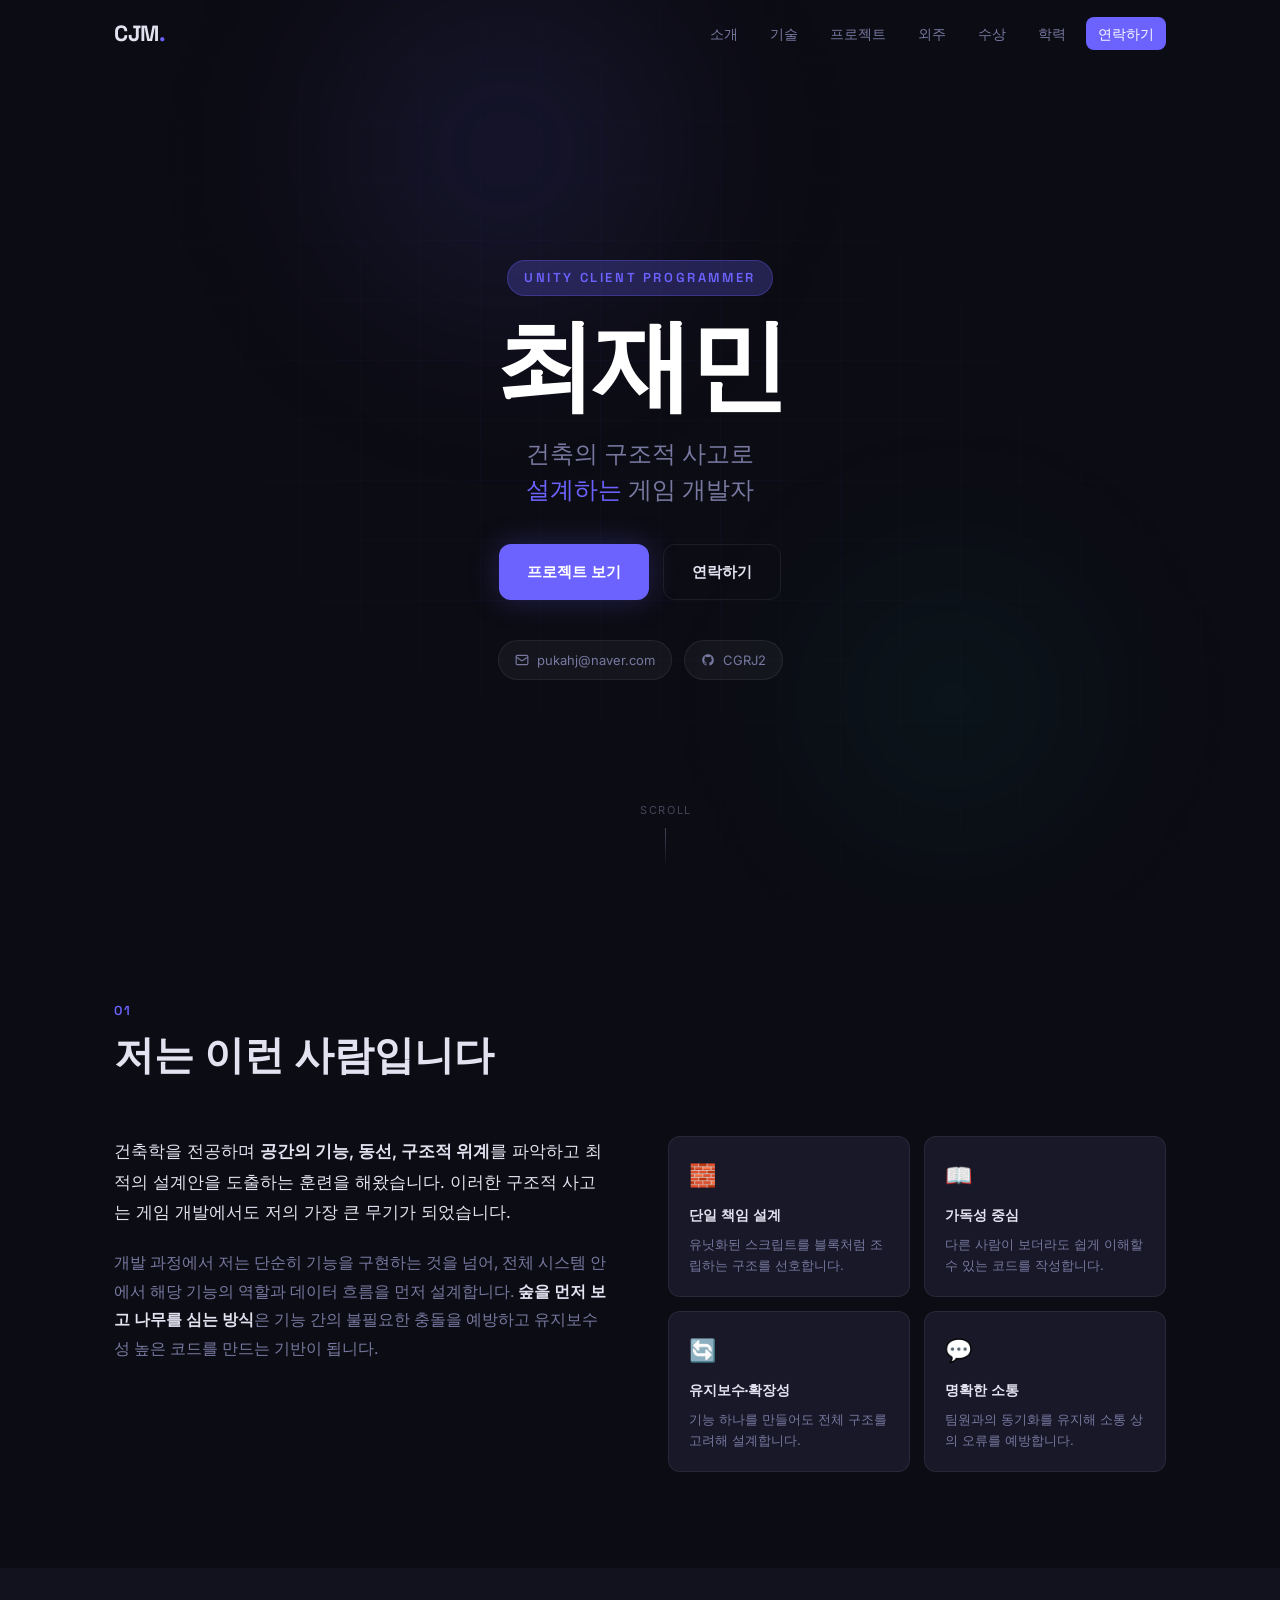
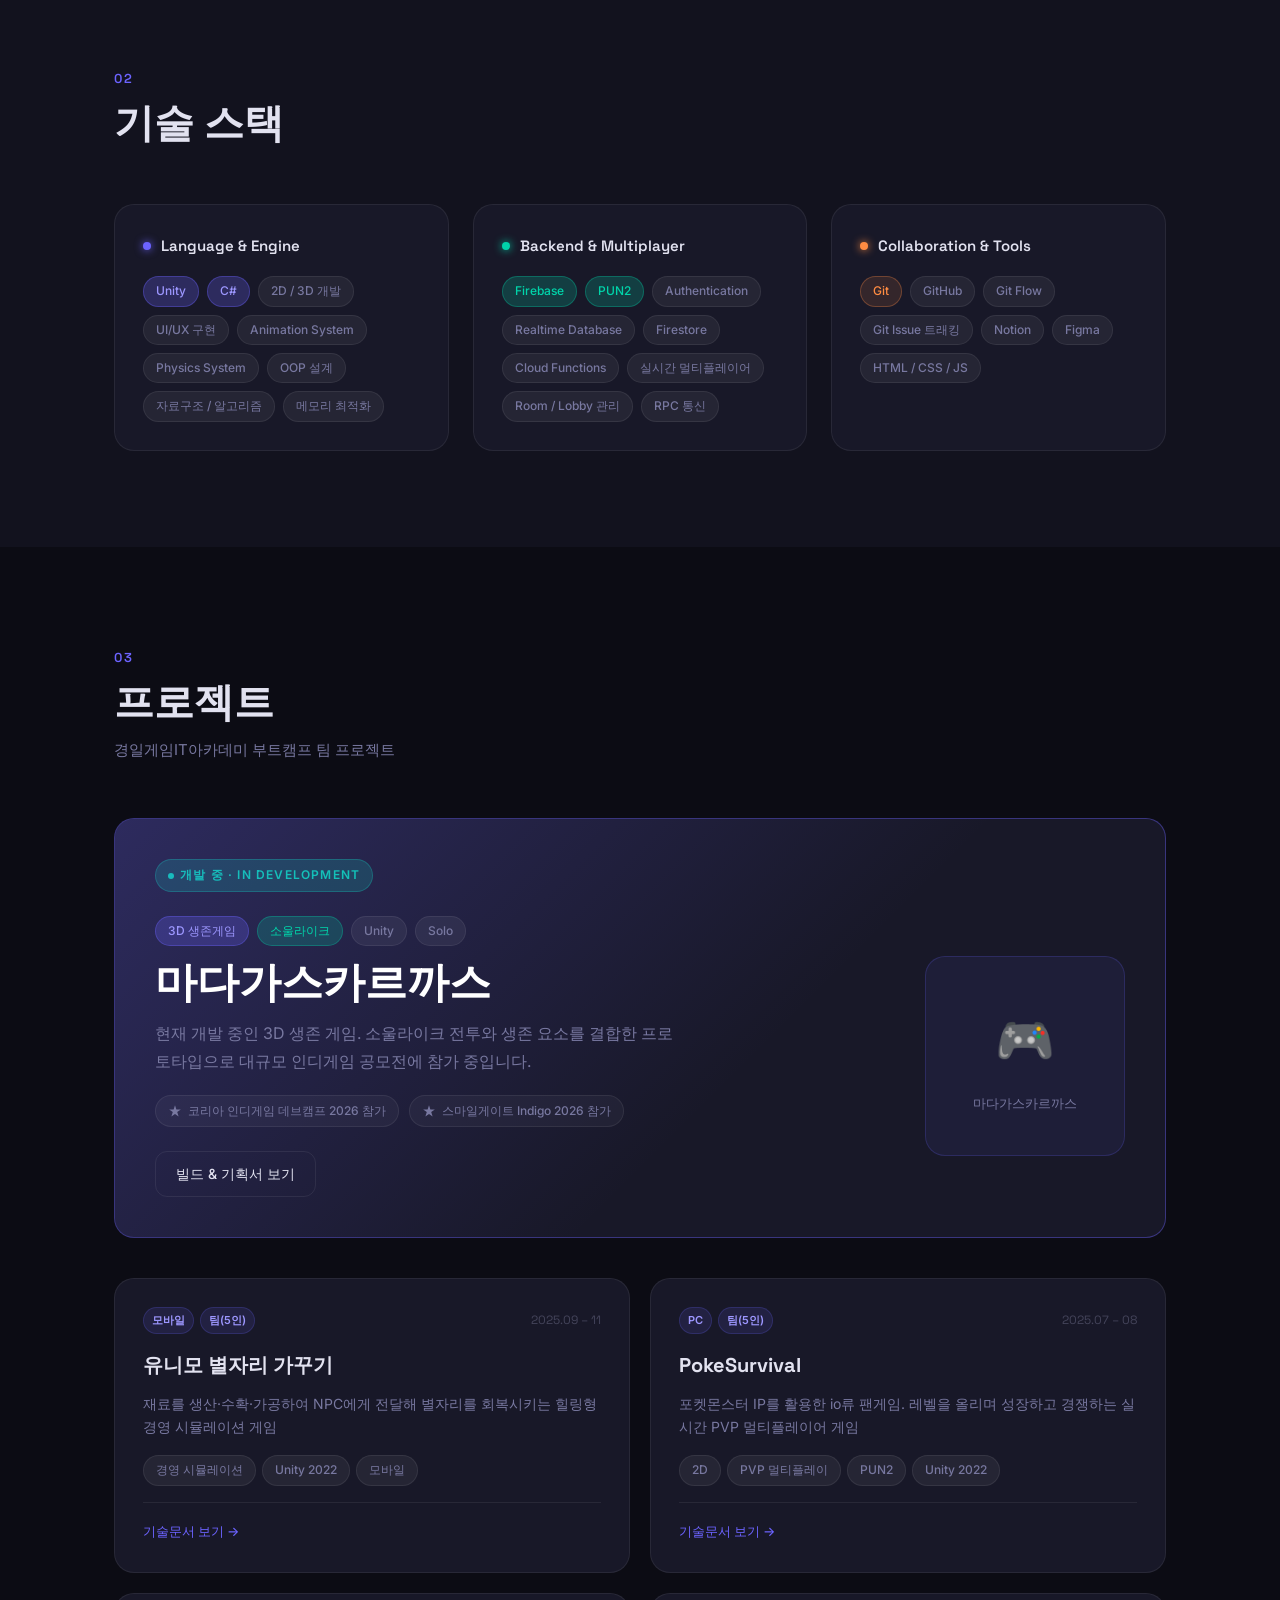
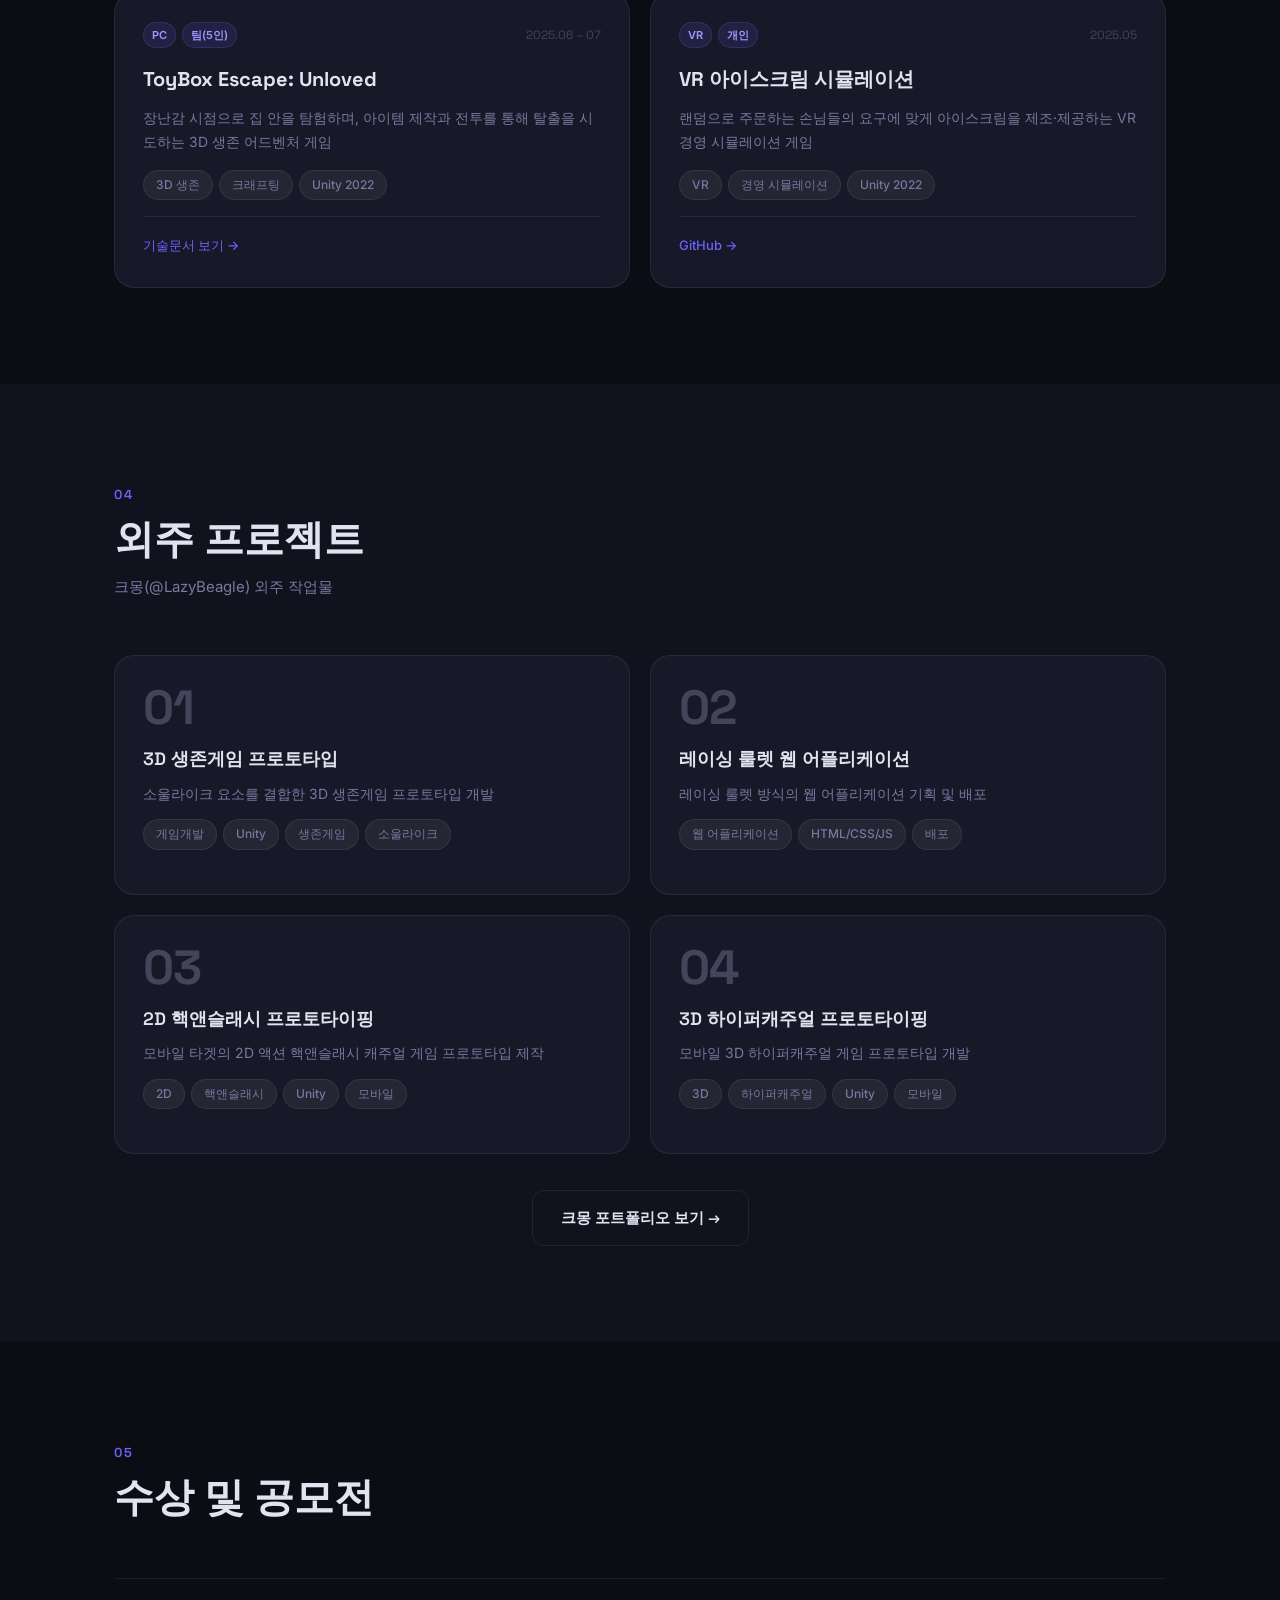
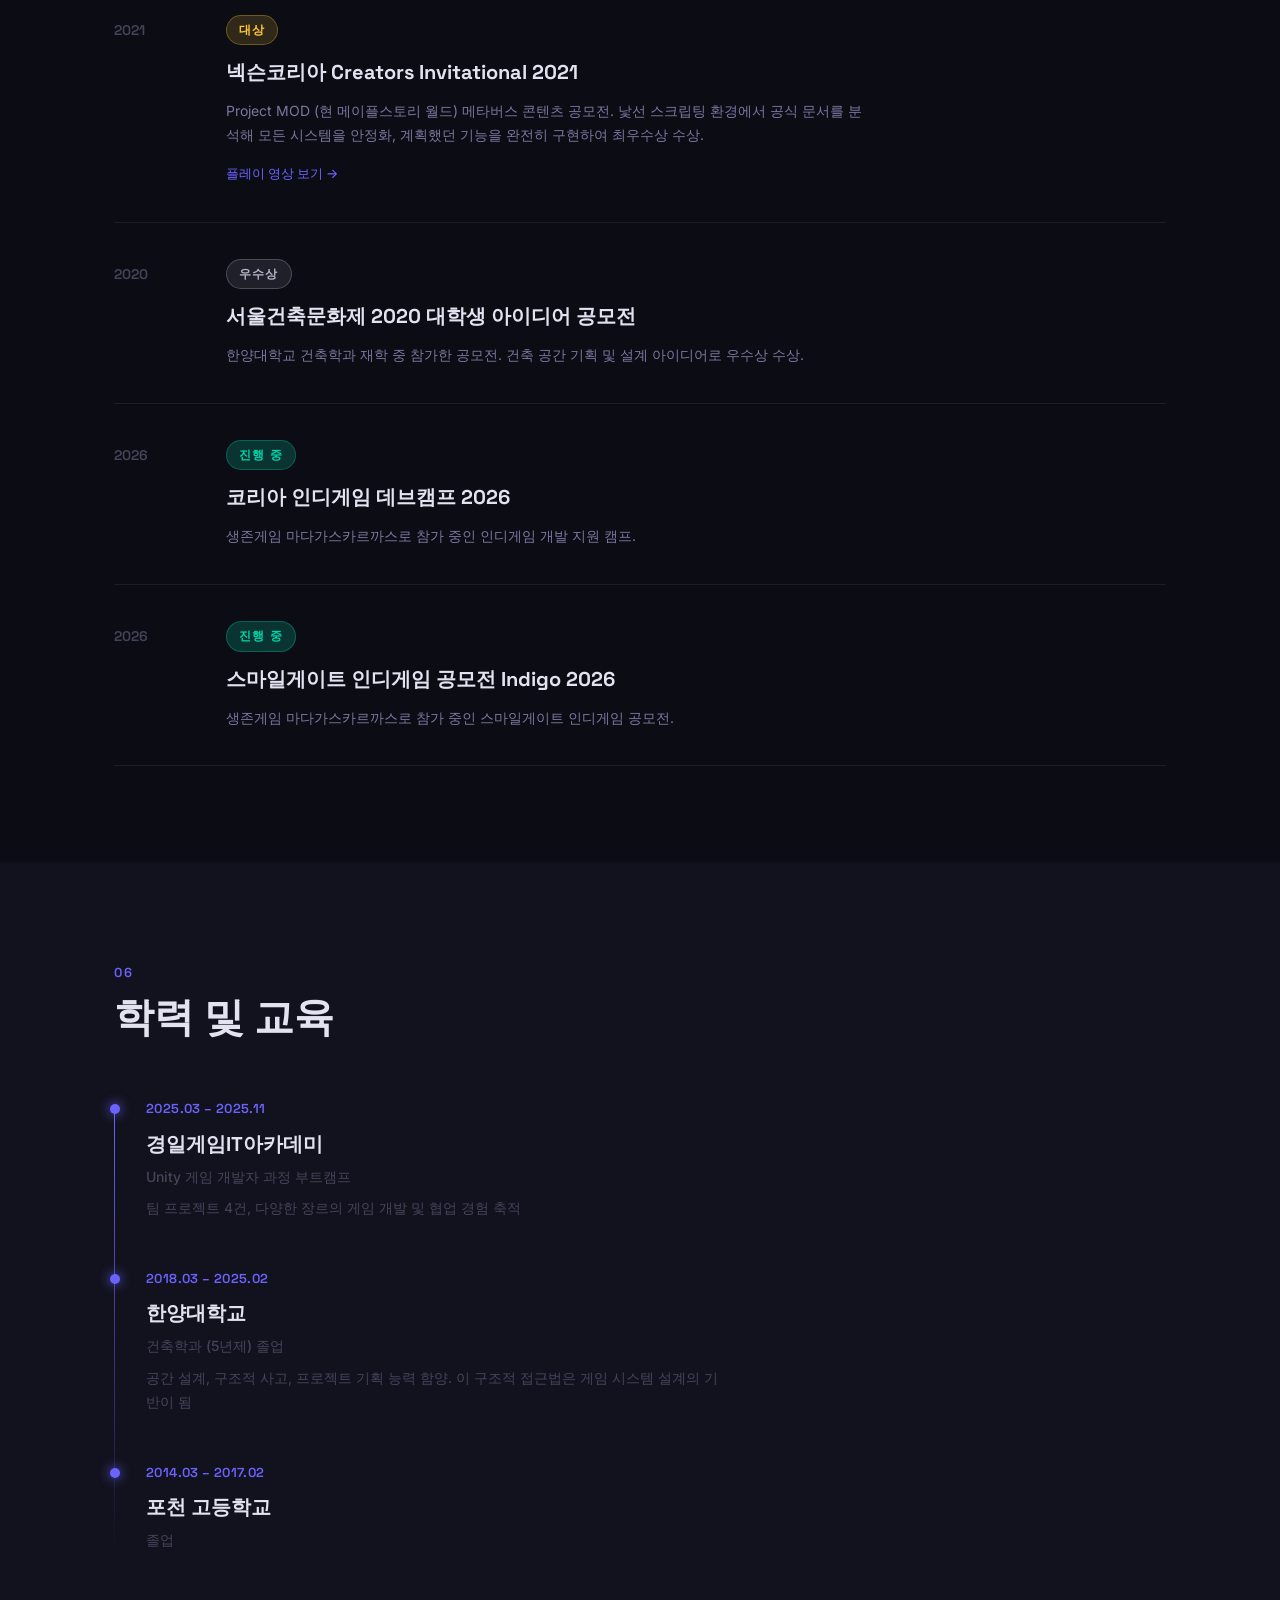
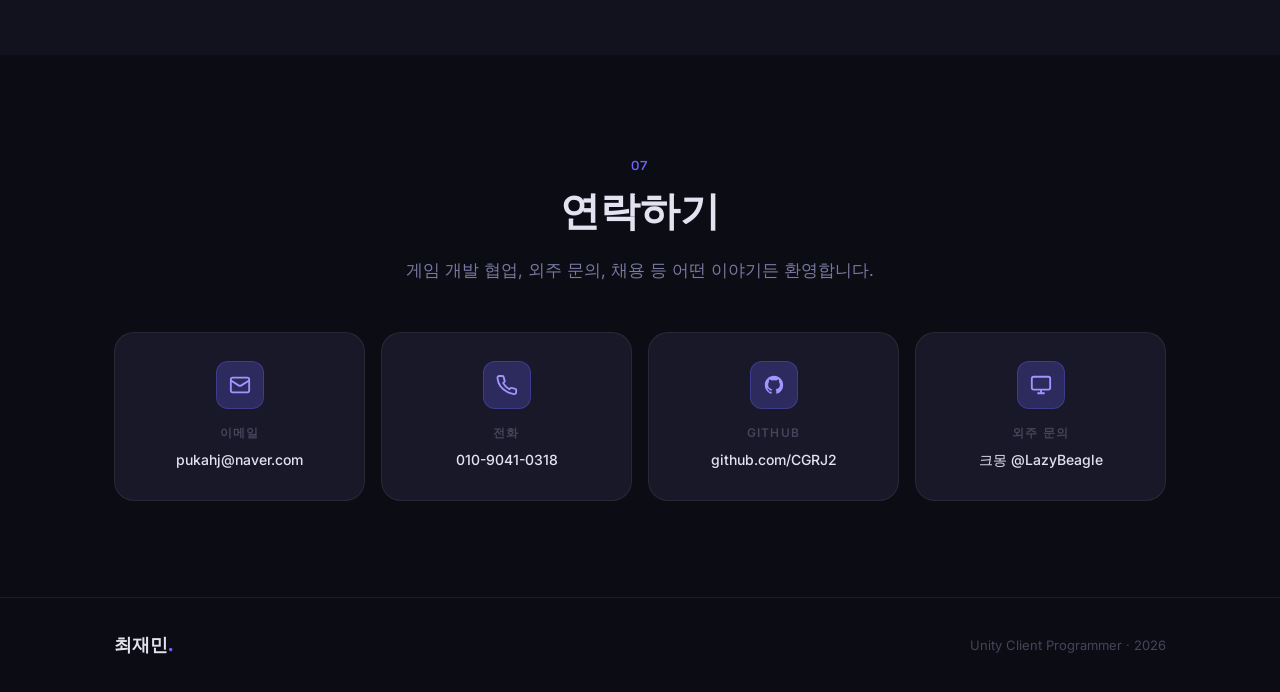
<file: index.html>
<!DOCTYPE html>
<html lang="ko">
<head>
  <meta charset="UTF-8" />
  <meta name="viewport" content="width=device-width, initial-scale=1.0" />
  <title>최재민 | Unity 클라이언트 프로그래머</title>
  <link rel="preconnect" href="https://fonts.googleapis.com" />
  <link rel="preconnect" href="https://fonts.gstatic.com" crossorigin />
  <link href="https://fonts.googleapis.com/css2?family=Space+Grotesk:wght@300;400;500;600;700&family=Inter:wght@300;400;500;600&display=swap" rel="stylesheet" />
  <link rel="stylesheet" href="style.css" />
</head>
<body>

  <!-- NAV -->
  <nav id="navbar">
    <div class="nav-inner">
      <a href="#hero" class="nav-logo">CJM<span class="accent">.</span></a>
      <ul class="nav-links">
        <li><a href="#about">소개</a></li>
        <li><a href="#skills">기술</a></li>
        <li><a href="#projects">프로젝트</a></li>
        <li><a href="#freelance">외주</a></li>
        <li><a href="#awards">수상</a></li>
        <li><a href="#education">학력</a></li>
        <li><a href="#contact" class="btn-nav">연락하기</a></li>
      </ul>
      <button class="hamburger" id="hamburger" aria-label="메뉴 열기">
        <span></span><span></span><span></span>
      </button>
    </div>
  </nav>

  <!-- MOBILE MENU -->
  <div class="mobile-menu" id="mobileMenu">
    <ul>
      <li><a href="#about" class="mobile-link">소개</a></li>
      <li><a href="#skills" class="mobile-link">기술</a></li>
      <li><a href="#projects" class="mobile-link">프로젝트</a></li>
      <li><a href="#freelance" class="mobile-link">외주</a></li>
      <li><a href="#awards" class="mobile-link">수상</a></li>
      <li><a href="#education" class="mobile-link">학력</a></li>
      <li><a href="#contact" class="mobile-link">연락하기</a></li>
    </ul>
  </div>

  <!-- HERO -->
  <section id="hero">
    <div class="hero-bg">
      <div class="grid-overlay"></div>
      <div class="glow glow-1"></div>
      <div class="glow glow-2"></div>
    </div>
    <div class="hero-content">
      <p class="hero-tag fade-up">Unity Client Programmer</p>
      <h1 class="hero-name fade-up delay-1">최재민</h1>
      <p class="hero-sub fade-up delay-2">
        건축의 구조적 사고로<br />
        <span class="accent">설계하는</span> 게임 개발자
      </p>
      <div class="hero-cta fade-up delay-3">
        <a href="#projects" class="btn-primary">프로젝트 보기</a>
        <a href="#contact" class="btn-ghost">연락하기</a>
      </div>
      <div class="hero-contacts fade-up delay-4">
        <a href="mailto:pukahj@naver.com" class="contact-chip">
          <svg viewBox="0 0 24 24" fill="none" stroke="currentColor" stroke-width="2"><rect x="2" y="4" width="20" height="16" rx="2"/><path d="m22 7-8.97 5.7a1.94 1.94 0 0 1-2.06 0L2 7"/></svg>
          pukahj@naver.com
        </a>
        <a href="https://github.com/CGRJ2" target="_blank" rel="noopener" class="contact-chip">
          <svg viewBox="0 0 24 24" fill="currentColor"><path d="M12 2C6.477 2 2 6.484 2 12.017c0 4.425 2.865 8.18 6.839 9.504.5.092.682-.217.682-.483 0-.237-.008-.868-.013-1.703-2.782.605-3.369-1.343-3.369-1.343-.454-1.158-1.11-1.466-1.11-1.466-.908-.62.069-.608.069-.608 1.003.07 1.531 1.032 1.531 1.032.892 1.53 2.341 1.088 2.91.832.092-.647.35-1.088.636-1.338-2.22-.253-4.555-1.113-4.555-4.951 0-1.093.39-1.988 1.029-2.688-.103-.253-.446-1.272.098-2.65 0 0 .84-.27 2.75 1.026A9.564 9.564 0 0 1 12 6.844a9.59 9.59 0 0 1 2.504.337c1.909-1.296 2.747-1.027 2.747-1.027.546 1.379.202 2.398.1 2.651.64.7 1.028 1.595 1.028 2.688 0 3.848-2.339 4.695-4.566 4.943.359.309.678.92.678 1.855 0 1.338-.012 2.419-.012 2.747 0 .268.18.58.688.482A10.02 10.02 0 0 0 22 12.017C22 6.484 17.522 2 12 2z"/></svg>
          CGRJ2
        </a>
      </div>
    </div>
    <div class="scroll-hint">
      <span>Scroll</span>
      <div class="scroll-line"></div>
    </div>
  </section>

  <!-- ABOUT -->
  <section id="about" class="section">
    <div class="container">
      <div class="section-header">
        <span class="section-num">01</span>
        <h2 class="section-title">저는 이런 사람입니다</h2>
      </div>
      <div class="about-grid">
        <div class="about-text">
          <p class="about-lead">
            건축학을 전공하며 <strong>공간의 기능, 동선, 구조적 위계</strong>를 파악하고 최적의 설계안을 도출하는 훈련을 해왔습니다. 이러한 구조적 사고는 게임 개발에서도 저의 가장 큰 무기가 되었습니다.
          </p>
          <p>
            개발 과정에서 저는 단순히 기능을 구현하는 것을 넘어, 전체 시스템 안에서 해당 기능의 역할과 데이터 흐름을 먼저 설계합니다. <strong>숲을 먼저 보고 나무를 심는 방식</strong>은 기능 간의 불필요한 충돌을 예방하고 유지보수성 높은 코드를 만드는 기반이 됩니다.
          </p>
        </div>
        <div class="about-values">
          <div class="value-card reveal">
            <div class="value-icon">🧱</div>
            <h3>단일 책임 설계</h3>
            <p>유닛화된 스크립트를 블록처럼 조립하는 구조를 선호합니다.</p>
          </div>
          <div class="value-card reveal">
            <div class="value-icon">📖</div>
            <h3>가독성 중심</h3>
            <p>다른 사람이 보더라도 쉽게 이해할 수 있는 코드를 작성합니다.</p>
          </div>
          <div class="value-card reveal">
            <div class="value-icon">🔄</div>
            <h3>유지보수·확장성</h3>
            <p>기능 하나를 만들어도 전체 구조를 고려해 설계합니다.</p>
          </div>
          <div class="value-card reveal">
            <div class="value-icon">💬</div>
            <h3>명확한 소통</h3>
            <p>팀원과의 동기화를 유지해 소통 상의 오류를 예방합니다.</p>
          </div>
        </div>
      </div>
    </div>
  </section>

  <!-- SKILLS -->
  <section id="skills" class="section section-dark">
    <div class="container">
      <div class="section-header">
        <span class="section-num">02</span>
        <h2 class="section-title">기술 스택</h2>
      </div>
      <div class="skills-grid">
        <div class="skill-group reveal">
          <h3 class="skill-group-title">
            <span class="skill-dot dot-purple"></span>
            Language & Engine
          </h3>
          <div class="skill-tags">
            <span class="tag tag-primary">Unity</span>
            <span class="tag tag-primary">C#</span>
            <span class="tag">2D / 3D 개발</span>
            <span class="tag">UI/UX 구현</span>
            <span class="tag">Animation System</span>
            <span class="tag">Physics System</span>
            <span class="tag">OOP 설계</span>
            <span class="tag">자료구조 / 알고리즘</span>
            <span class="tag">메모리 최적화</span>
          </div>
        </div>
        <div class="skill-group reveal">
          <h3 class="skill-group-title">
            <span class="skill-dot dot-teal"></span>
            Backend & Multiplayer
          </h3>
          <div class="skill-tags">
            <span class="tag tag-teal">Firebase</span>
            <span class="tag tag-teal">PUN2</span>
            <span class="tag">Authentication</span>
            <span class="tag">Realtime Database</span>
            <span class="tag">Firestore</span>
            <span class="tag">Cloud Functions</span>
            <span class="tag">실시간 멀티플레이어</span>
            <span class="tag">Room / Lobby 관리</span>
            <span class="tag">RPC 통신</span>
          </div>
        </div>
        <div class="skill-group reveal">
          <h3 class="skill-group-title">
            <span class="skill-dot dot-orange"></span>
            Collaboration & Tools
          </h3>
          <div class="skill-tags">
            <span class="tag tag-orange">Git</span>
            <span class="tag">GitHub</span>
            <span class="tag">Git Flow</span>
            <span class="tag">Git Issue 트래킹</span>
            <span class="tag">Notion</span>
            <span class="tag">Figma</span>
            <span class="tag">HTML / CSS / JS</span>
          </div>
        </div>
      </div>
    </div>
  </section>

  <!-- PROJECTS -->
  <section id="projects" class="section">
    <div class="container">
      <div class="section-header">
        <span class="section-num">03</span>
        <h2 class="section-title">프로젝트</h2>
        <p class="section-sub">경일게임IT아카데미 부트캠프 팀 프로젝트</p>
      </div>

      <!-- Featured: 마다가스카르까스 -->
      <div class="project-featured reveal">
        <div class="project-featured-badge">개발 중 · In Development</div>
        <div class="project-featured-content">
          <div class="project-featured-info">
            <div class="project-tags-row">
              <span class="tag tag-primary">3D 생존게임</span>
              <span class="tag tag-teal">소울라이크</span>
              <span class="tag">Unity</span>
              <span class="tag">Solo</span>
            </div>
            <h3 class="project-featured-title">마다가스카르까스</h3>
            <p class="project-featured-desc">
              현재 개발 중인 3D 생존 게임. 소울라이크 전투와 생존 요소를 결합한 프로토타입으로 대규모 인디게임 공모전에 참가 중입니다.
            </p>
            <div class="project-contest-badges">
              <span class="contest-badge">
                <svg viewBox="0 0 24 24" fill="currentColor" width="14" height="14"><path d="M12 2l2.4 7.4H22l-6.2 4.5 2.4 7.4L12 17l-6.2 4.3 2.4-7.4L2 9.4h7.6z"/></svg>
                코리아 인디게임 데브캠프 2026 참가
              </span>
              <span class="contest-badge">
                <svg viewBox="0 0 24 24" fill="currentColor" width="14" height="14"><path d="M12 2l2.4 7.4H22l-6.2 4.5 2.4 7.4L12 17l-6.2 4.3 2.4-7.4L2 9.4h7.6z"/></svg>
                스마일게이트 Indigo 2026 참가
              </span>
            </div>
            <div class="project-links">
              <a href="https://drive.google.com/drive/folders/13JWp2pG7qS52CegYXPpOHE5enlbi6mtb" target="_blank" rel="noopener" class="btn-ghost-sm">빌드 & 기획서 보기</a>
            </div>
          </div>
          <div class="project-featured-visual">
            <div class="project-visual-placeholder">
              <div class="placeholder-icon">🎮</div>
              <span>마다가스카르까스</span>
            </div>
          </div>
        </div>
      </div>

      <!-- Project Cards Grid -->
      <div class="projects-grid">

        <div class="project-card reveal">
          <div class="project-card-header">
            <div class="project-platform">
              <span class="platform-badge">모바일</span>
              <span class="platform-badge">팀(5인)</span>
            </div>
            <div class="project-period">2025.09 – 11</div>
          </div>
          <h3 class="project-card-title">유니모 별자리 가꾸기</h3>
          <p class="project-card-desc">재료를 생산·수확·가공하여 NPC에게 전달해 별자리를 회복시키는 힐링형 경영 시뮬레이션 게임</p>
          <div class="project-card-tags">
            <span class="tag">경영 시뮬레이션</span>
            <span class="tag">Unity 2022</span>
            <span class="tag">모바일</span>
          </div>
          <div class="project-card-links">
            <a href="projects/unimo.html" class="link-sm">기술문서 보기 →</a>
          </div>
        </div>

        <div class="project-card reveal">
          <div class="project-card-header">
            <div class="project-platform">
              <span class="platform-badge">PC</span>
              <span class="platform-badge">팀(5인)</span>
            </div>
            <div class="project-period">2025.07 – 08</div>
          </div>
          <h3 class="project-card-title">PokeSurvival</h3>
          <p class="project-card-desc">포켓몬스터 IP를 활용한 io류 팬게임. 레벨을 올리며 성장하고 경쟁하는 실시간 PVP 멀티플레이어 게임</p>
          <div class="project-card-tags">
            <span class="tag">2D</span>
            <span class="tag">PVP 멀티플레이</span>
            <span class="tag">PUN2</span>
            <span class="tag">Unity 2022</span>
          </div>
          <div class="project-card-links">
            <a href="projects/pokesurvival.html" class="link-sm">기술문서 보기 →</a>
          </div>
        </div>

        <div class="project-card reveal">
          <div class="project-card-header">
            <div class="project-platform">
              <span class="platform-badge">PC</span>
              <span class="platform-badge">팀(5인)</span>
            </div>
            <div class="project-period">2025.06 – 07</div>
          </div>
          <h3 class="project-card-title">ToyBox Escape: Unloved</h3>
          <p class="project-card-desc">장난감 시점으로 집 안을 탐험하며, 아이템 제작과 전투를 통해 탈출을 시도하는 3D 생존 어드벤처 게임</p>
          <div class="project-card-tags">
            <span class="tag">3D 생존</span>
            <span class="tag">크래프팅</span>
            <span class="tag">Unity 2022</span>
          </div>
          <div class="project-card-links">
            <a href="projects/toybox.html" class="link-sm">기술문서 보기 →</a>
          </div>
        </div>

        <div class="project-card reveal">
          <div class="project-card-header">
            <div class="project-platform">
              <span class="platform-badge">VR</span>
              <span class="platform-badge">개인</span>
            </div>
            <div class="project-period">2025.05</div>
          </div>
          <h3 class="project-card-title">VR 아이스크림 시뮬레이션</h3>
          <p class="project-card-desc">랜덤으로 주문하는 손님들의 요구에 맞게 아이스크림을 제조·제공하는 VR 경영 시뮬레이션 게임</p>
          <div class="project-card-tags">
            <span class="tag">VR</span>
            <span class="tag">경영 시뮬레이션</span>
            <span class="tag">Unity 2022</span>
          </div>
          <div class="project-card-links">
            <a href="https://github.com/CGRJ2/MyVR_Test" target="_blank" rel="noopener" class="link-sm">GitHub →</a>
          </div>
        </div>

      </div>
    </div>
  </section>

  <!-- FREELANCE -->
  <section id="freelance" class="section section-dark">
    <div class="container">
      <div class="section-header">
        <span class="section-num">04</span>
        <h2 class="section-title">외주 프로젝트</h2>
        <p class="section-sub">크몽(@LazyBeagle) 외주 작업물</p>
      </div>
      <div class="freelance-grid">

        <div class="freelance-card reveal">
          <div class="freelance-num">01</div>
          <h3>3D 생존게임 프로토타입</h3>
          <p>소울라이크 요소를 결합한 3D 생존게임 프로토타입 개발</p>
          <div class="project-card-tags">
            <span class="tag">게임개발</span>
            <span class="tag">Unity</span>
            <span class="tag">생존게임</span>
            <span class="tag">소울라이크</span>
          </div>
        </div>

        <div class="freelance-card reveal">
          <div class="freelance-num">02</div>
          <h3>레이싱 룰렛 웹 어플리케이션</h3>
          <p>레이싱 룰렛 방식의 웹 어플리케이션 기획 및 배포</p>
          <div class="project-card-tags">
            <span class="tag">웹 어플리케이션</span>
            <span class="tag">HTML/CSS/JS</span>
            <span class="tag">배포</span>
          </div>
        </div>

        <div class="freelance-card reveal">
          <div class="freelance-num">03</div>
          <h3>2D 핵앤슬래시 프로토타이핑</h3>
          <p>모바일 타겟의 2D 액션 핵앤슬래시 캐주얼 게임 프로토타입 제작</p>
          <div class="project-card-tags">
            <span class="tag">2D</span>
            <span class="tag">핵앤슬래시</span>
            <span class="tag">Unity</span>
            <span class="tag">모바일</span>
          </div>
        </div>

        <div class="freelance-card reveal">
          <div class="freelance-num">04</div>
          <h3>3D 하이퍼캐주얼 프로토타이핑</h3>
          <p>모바일 3D 하이퍼캐주얼 게임 프로토타입 개발</p>
          <div class="project-card-tags">
            <span class="tag">3D</span>
            <span class="tag">하이퍼캐주얼</span>
            <span class="tag">Unity</span>
            <span class="tag">모바일</span>
          </div>
        </div>

      </div>
      <div class="freelance-cta reveal">
        <a href="https://kmong.com/@LazyBeagle/portfolios" target="_blank" rel="noopener" class="btn-ghost">크몽 포트폴리오 보기 →</a>
      </div>
    </div>
  </section>

  <!-- AWARDS -->
  <section id="awards" class="section">
    <div class="container">
      <div class="section-header">
        <span class="section-num">05</span>
        <h2 class="section-title">수상 및 공모전</h2>
      </div>
      <div class="awards-list">

        <div class="award-item reveal">
          <div class="award-year">2021</div>
          <div class="award-content">
            <div class="award-badge award-gold">대상</div>
            <h3>넥슨코리아 Creators Invitational 2021</h3>
            <p>Project MOD (현 메이플스토리 월드) 메타버스 콘텐츠 공모전. 낯선 스크립팅 환경에서 공식 문서를 분석해 모든 시스템을 안정화, 계획했던 기능을 완전히 구현하여 최우수상 수상.</p>
            <div class="award-links">
              <a href="https://drive.google.com/drive/folders/1aKfZk_Ui2uorR7AIOvjKXZ5q7HEC3-oV" target="_blank" rel="noopener" class="link-sm">플레이 영상 보기 →</a>
            </div>
          </div>
        </div>

        <div class="award-item reveal">
          <div class="award-year">2020</div>
          <div class="award-content">
            <div class="award-badge award-silver">우수상</div>
            <h3>서울건축문화제 2020 대학생 아이디어 공모전</h3>
            <p>한양대학교 건축학과 재학 중 참가한 공모전. 건축 공간 기획 및 설계 아이디어로 우수상 수상.</p>
          </div>
        </div>

        <div class="award-item reveal">
          <div class="award-year">2026</div>
          <div class="award-content">
            <div class="award-badge award-ongoing">진행 중</div>
            <h3>코리아 인디게임 데브캠프 2026</h3>
            <p>생존게임 마다가스카르까스로 참가 중인 인디게임 개발 지원 캠프.</p>
          </div>
        </div>

        <div class="award-item reveal">
          <div class="award-year">2026</div>
          <div class="award-content">
            <div class="award-badge award-ongoing">진행 중</div>
            <h3>스마일게이트 인디게임 공모전 Indigo 2026</h3>
            <p>생존게임 마다가스카르까스로 참가 중인 스마일게이트 인디게임 공모전.</p>
          </div>
        </div>

      </div>
    </div>
  </section>

  <!-- EDUCATION -->
  <section id="education" class="section section-dark">
    <div class="container">
      <div class="section-header">
        <span class="section-num">06</span>
        <h2 class="section-title">학력 및 교육</h2>
      </div>
      <div class="timeline">

        <div class="timeline-item reveal">
          <div class="timeline-dot"></div>
          <div class="timeline-period">2025.03 – 2025.11</div>
          <div class="timeline-content">
            <h3>경일게임IT아카데미</h3>
            <p class="timeline-sub">Unity 게임 개발자 과정 부트캠프</p>
            <p>팀 프로젝트 4건, 다양한 장르의 게임 개발 및 협업 경험 축적</p>
          </div>
        </div>

        <div class="timeline-item reveal">
          <div class="timeline-dot"></div>
          <div class="timeline-period">2018.03 – 2025.02</div>
          <div class="timeline-content">
            <h3>한양대학교</h3>
            <p class="timeline-sub">건축학과 (5년제) 졸업</p>
            <p>공간 설계, 구조적 사고, 프로젝트 기획 능력 함양. 이 구조적 접근법은 게임 시스템 설계의 기반이 됨</p>
          </div>
        </div>

        <div class="timeline-item reveal">
          <div class="timeline-dot"></div>
          <div class="timeline-period">2014.03 – 2017.02</div>
          <div class="timeline-content">
            <h3>포천 고등학교</h3>
            <p class="timeline-sub">졸업</p>
          </div>
        </div>

      </div>
    </div>
  </section>

  <!-- CONTACT -->
  <section id="contact" class="section">
    <div class="container">
      <div class="contact-wrapper reveal">
        <div class="section-header">
          <span class="section-num">07</span>
          <h2 class="section-title">연락하기</h2>
        </div>
        <p class="contact-desc">게임 개발 협업, 외주 문의, 채용 등 어떤 이야기든 환영합니다.</p>
        <div class="contact-cards">
          <a href="mailto:pukahj@naver.com" class="contact-card">
            <div class="contact-card-icon">
              <svg viewBox="0 0 24 24" fill="none" stroke="currentColor" stroke-width="2"><rect x="2" y="4" width="20" height="16" rx="2"/><path d="m22 7-8.97 5.7a1.94 1.94 0 0 1-2.06 0L2 7"/></svg>
            </div>
            <div class="contact-card-info">
              <span class="contact-card-label">이메일</span>
              <span class="contact-card-value">pukahj@naver.com</span>
            </div>
          </a>
          <a href="tel:010-9041-0318" class="contact-card">
            <div class="contact-card-icon">
              <svg viewBox="0 0 24 24" fill="none" stroke="currentColor" stroke-width="2"><path d="M22 16.92v3a2 2 0 0 1-2.18 2 19.79 19.79 0 0 1-8.63-3.07A19.5 19.5 0 0 1 4.69 13.1a19.79 19.79 0 0 1-3.07-8.67A2 2 0 0 1 3.6 2.18h3a2 2 0 0 1 2 1.72c.127.96.361 1.903.7 2.81a2 2 0 0 1-.45 2.11L7.91 9.91a16 16 0 0 0 6.72 6.72l.91-.91a2 2 0 0 1 2.11-.45c.907.339 1.85.573 2.81.7A2 2 0 0 1 22 16.92z"/></svg>
            </div>
            <div class="contact-card-info">
              <span class="contact-card-label">전화</span>
              <span class="contact-card-value">010-9041-0318</span>
            </div>
          </a>
          <a href="https://github.com/CGRJ2" target="_blank" rel="noopener" class="contact-card">
            <div class="contact-card-icon">
              <svg viewBox="0 0 24 24" fill="currentColor"><path d="M12 2C6.477 2 2 6.484 2 12.017c0 4.425 2.865 8.18 6.839 9.504.5.092.682-.217.682-.483 0-.237-.008-.868-.013-1.703-2.782.605-3.369-1.343-3.369-1.343-.454-1.158-1.11-1.466-1.11-1.466-.908-.62.069-.608.069-.608 1.003.07 1.531 1.032 1.531 1.032.892 1.53 2.341 1.088 2.91.832.092-.647.35-1.088.636-1.338-2.22-.253-4.555-1.113-4.555-4.951 0-1.093.39-1.988 1.029-2.688-.103-.253-.446-1.272.098-2.65 0 0 .84-.27 2.75 1.026A9.564 9.564 0 0 1 12 6.844a9.59 9.59 0 0 1 2.504.337c1.909-1.296 2.747-1.027 2.747-1.027.546 1.379.202 2.398.1 2.651.64.7 1.028 1.595 1.028 2.688 0 3.848-2.339 4.695-4.566 4.943.359.309.678.92.678 1.855 0 1.338-.012 2.419-.012 2.747 0 .268.18.58.688.482A10.02 10.02 0 0 0 22 12.017C22 6.484 17.522 2 12 2z"/></svg>
            </div>
            <div class="contact-card-info">
              <span class="contact-card-label">GitHub</span>
              <span class="contact-card-value">github.com/CGRJ2</span>
            </div>
          </a>
          <a href="https://kmong.com/@LazyBeagle/portfolios" target="_blank" rel="noopener" class="contact-card">
            <div class="contact-card-icon">
              <svg viewBox="0 0 24 24" fill="none" stroke="currentColor" stroke-width="2"><rect x="2" y="3" width="20" height="14" rx="2"/><path d="M8 21h8m-4-4v4"/></svg>
            </div>
            <div class="contact-card-info">
              <span class="contact-card-label">외주 문의</span>
              <span class="contact-card-value">크몽 @LazyBeagle</span>
            </div>
          </a>
        </div>
      </div>
    </div>
  </section>

  <!-- FOOTER -->
  <footer>
    <div class="container">
      <div class="footer-inner">
        <span class="footer-logo">최재민<span class="accent">.</span></span>
        <span class="footer-copy">Unity Client Programmer · 2026</span>
      </div>
    </div>
  </footer>

  <script src="script.js"></script>
</body>
</html>
</file>
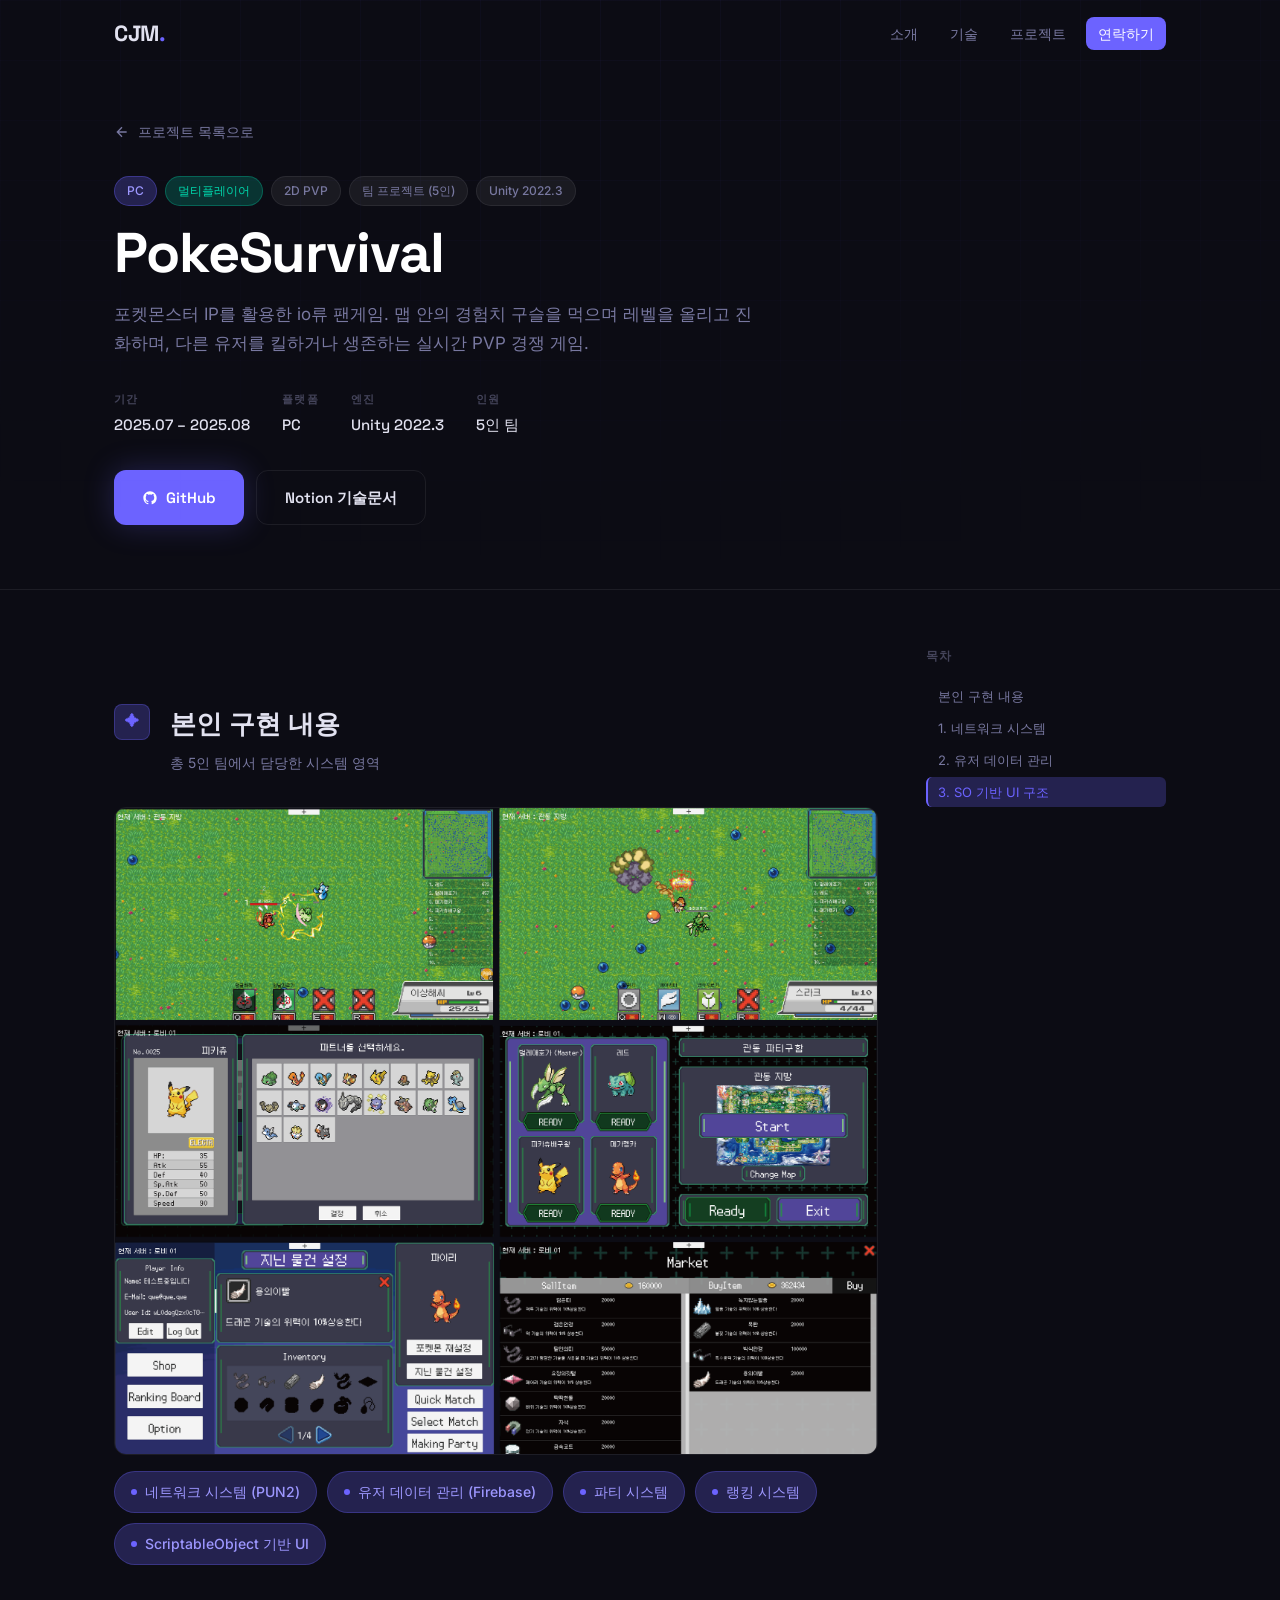
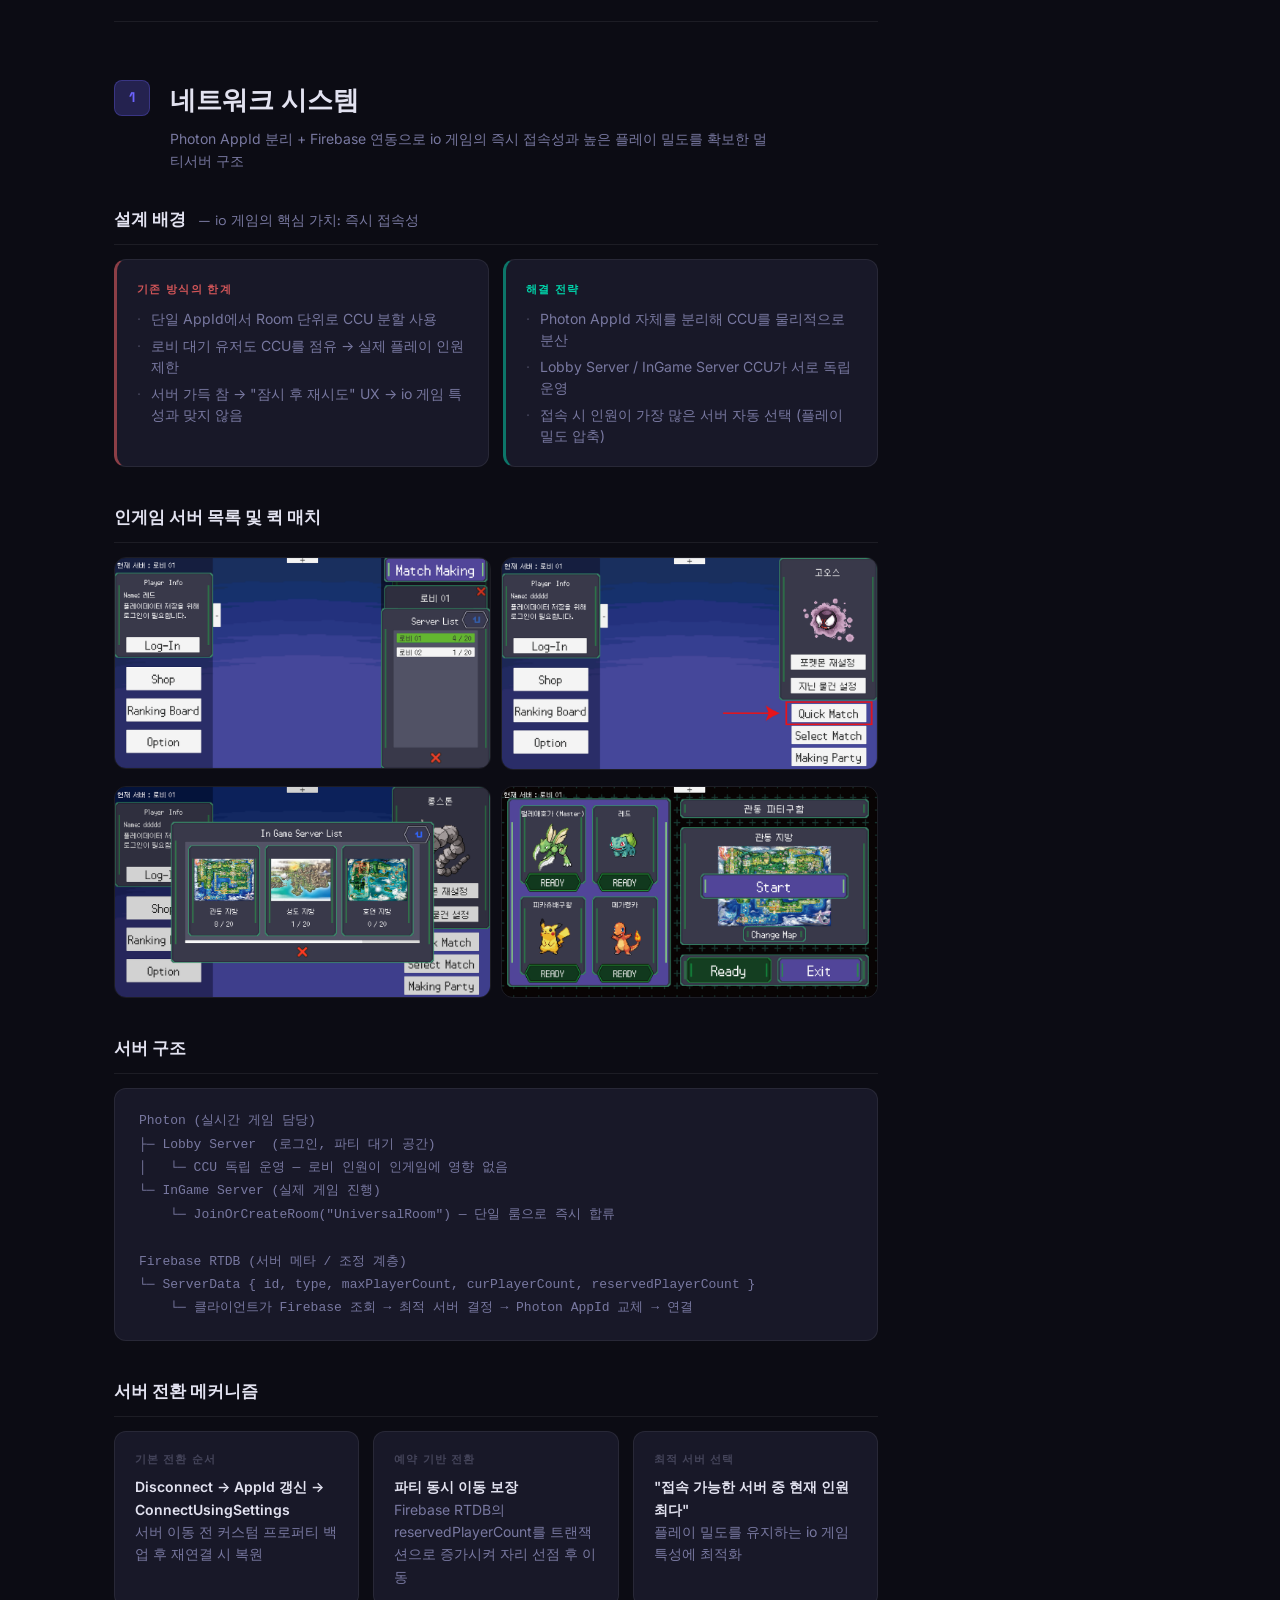
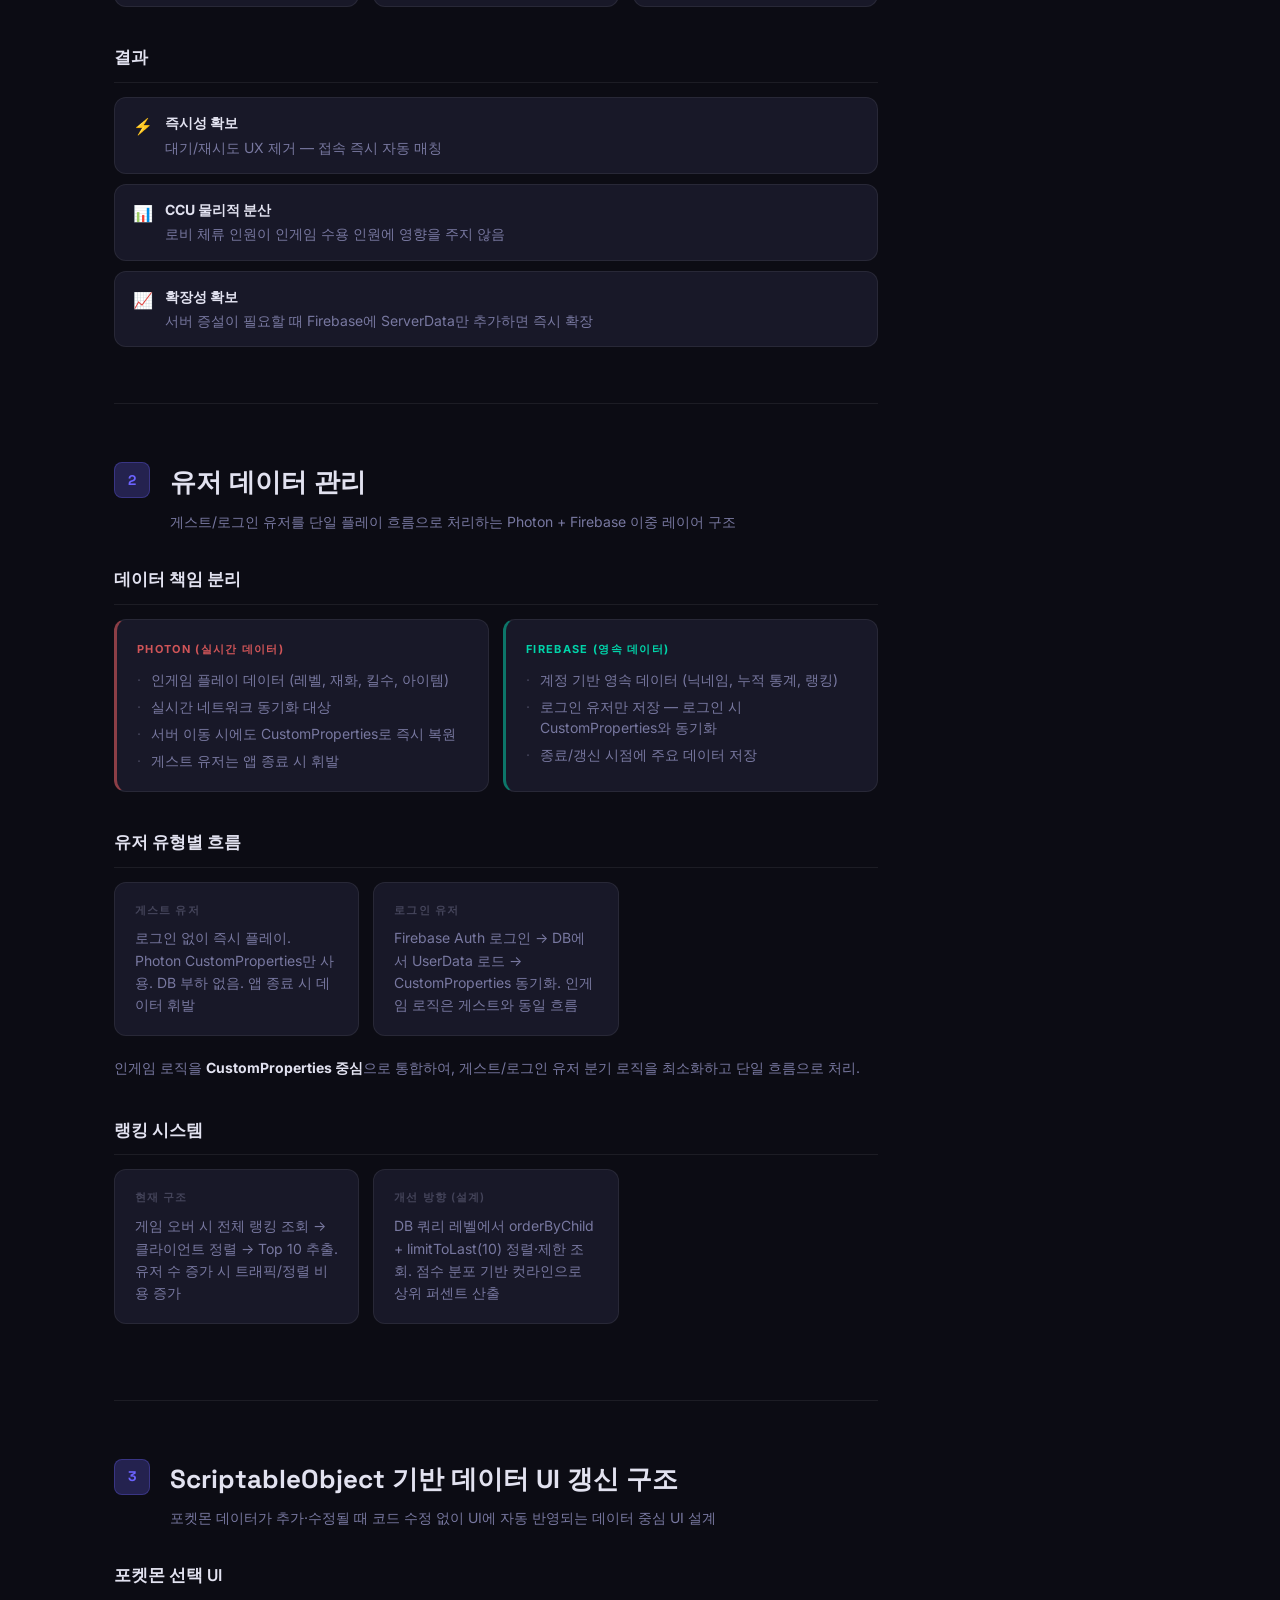
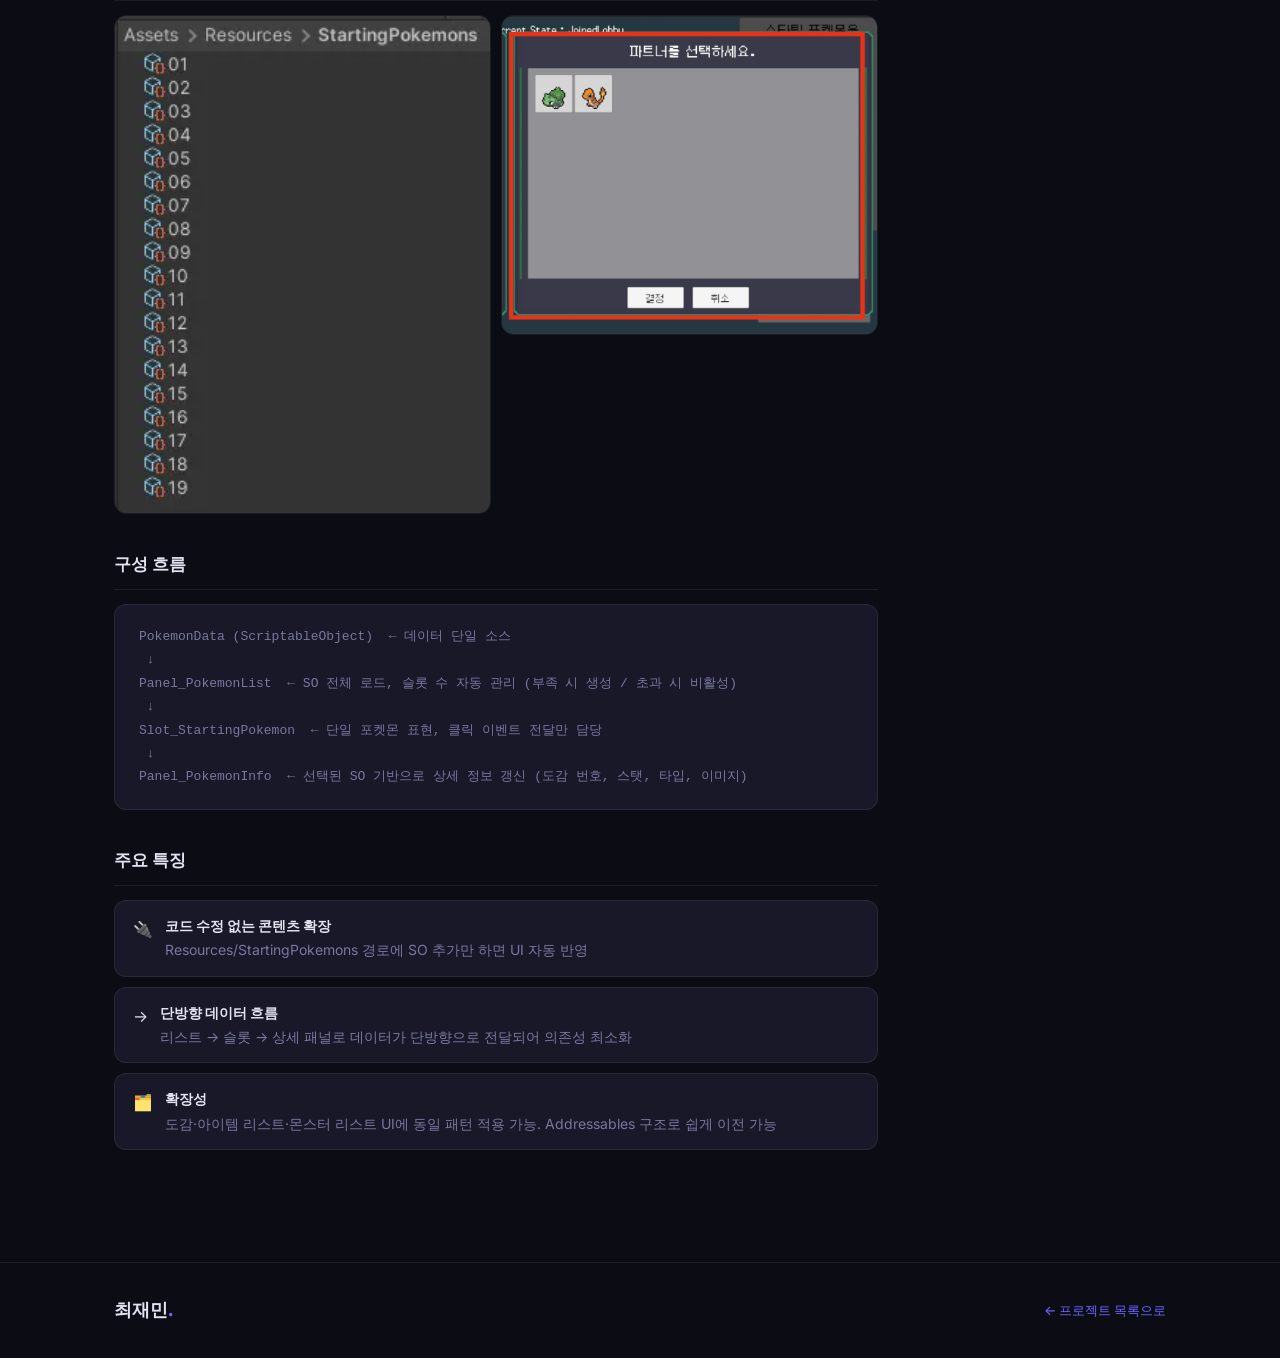
<file: projects/pokesurvival.html>
<!DOCTYPE html>
<html lang="ko">
<head>
  <meta charset="UTF-8" />
  <meta name="viewport" content="width=device-width, initial-scale=1.0" />
  <title>PokeSurvival | 최재민 포트폴리오</title>
  <link rel="preconnect" href="https://fonts.googleapis.com" />
  <link rel="preconnect" href="https://fonts.gstatic.com" crossorigin />
  <link href="https://fonts.googleapis.com/css2?family=Space+Grotesk:wght@300;400;500;600;700&family=Inter:wght@300;400;500;600&display=swap" rel="stylesheet" />
  <link rel="stylesheet" href="../style.css" />
  <link rel="stylesheet" href="project.css" />
</head>
<body>

  <!-- NAV -->
  <nav id="navbar">
    <div class="nav-inner">
      <a href="../index.html" class="nav-logo">CJM<span class="accent">.</span></a>
      <ul class="nav-links">
        <li><a href="../index.html#about">소개</a></li>
        <li><a href="../index.html#skills">기술</a></li>
        <li><a href="../index.html#projects">프로젝트</a></li>
        <li><a href="../index.html#contact" class="btn-nav">연락하기</a></li>
      </ul>
    </div>
  </nav>

  <!-- HERO -->
  <section class="project-hero">
    <div class="container">
      <a href="../index.html#projects" class="back-link">
        <svg viewBox="0 0 24 24" fill="none" stroke="currentColor" stroke-width="2"><path d="M19 12H5M12 19l-7-7 7-7"/></svg>
        프로젝트 목록으로
      </a>
      <div class="project-hero-tags">
        <span class="tag tag-primary">PC</span>
        <span class="tag tag-teal">멀티플레이어</span>
        <span class="tag">2D PVP</span>
        <span class="tag">팀 프로젝트 (5인)</span>
        <span class="tag">Unity 2022.3</span>
      </div>
      <h1 class="project-hero-title">PokeSurvival</h1>
      <p class="project-hero-desc">포켓몬스터 IP를 활용한 io류 팬게임. 맵 안의 경험치 구슬을 먹으며 레벨을 올리고 진화하며, 다른 유저를 킬하거나 생존하는 실시간 PVP 경쟁 게임.</p>
      <div class="project-meta-row">
        <div class="project-meta-item">
          <span class="project-meta-label">기간</span>
          <span class="project-meta-value">2025.07 – 2025.08</span>
        </div>
        <div class="project-meta-item">
          <span class="project-meta-label">플랫폼</span>
          <span class="project-meta-value">PC</span>
        </div>
        <div class="project-meta-item">
          <span class="project-meta-label">엔진</span>
          <span class="project-meta-value">Unity 2022.3</span>
        </div>
        <div class="project-meta-item">
          <span class="project-meta-label">인원</span>
          <span class="project-meta-value">5인 팀</span>
        </div>
      </div>
      <div class="project-hero-links">
        <a href="https://github.com/CGRJ2/PokeSuvival" target="_blank" rel="noopener" class="btn-primary">
          <svg viewBox="0 0 24 24" fill="currentColor" width="16" height="16"><path d="M12 2C6.477 2 2 6.484 2 12.017c0 4.425 2.865 8.18 6.839 9.504.5.092.682-.217.682-.483 0-.237-.008-.868-.013-1.703-2.782.605-3.369-1.343-3.369-1.343-.454-1.158-1.11-1.466-1.11-1.466-.908-.62.069-.608.069-.608 1.003.07 1.531 1.032 1.531 1.032.892 1.53 2.341 1.088 2.91.832.092-.647.35-1.088.636-1.338-2.22-.253-4.555-1.113-4.555-4.951 0-1.093.39-1.988 1.029-2.688-.103-.253-.446-1.272.098-2.65 0 0 .84-.27 2.75 1.026A9.564 9.564 0 0 1 12 6.844a9.59 9.59 0 0 1 2.504.337c1.909-1.296 2.747-1.027 2.747-1.027.546 1.379.202 2.398.1 2.651.64.7 1.028 1.595 1.028 2.688 0 3.848-2.339 4.695-4.566 4.943.359.309.678.92.678 1.855 0 1.338-.012 2.419-.012 2.747 0 .268.18.58.688.482A10.02 10.02 0 0 0 22 12.017C22 6.484 17.522 2 12 2z"/></svg>
          GitHub
        </a>
        <a href="https://www.notion.so/2b10c0fe6292806ea82ec9411dafb03f" target="_blank" rel="noopener" class="btn-ghost">Notion 기술문서</a>
      </div>
    </div>
  </section>

  <!-- MAIN CONTENT -->
  <div class="container">
    <div class="project-layout">

      <main class="project-content">

        <!-- MY CONTRIBUTIONS -->
        <div class="tech-section" id="contributions">
          <div class="tech-section-header">
            <div class="tech-section-num">✦</div>
            <div class="tech-section-header-text">
              <h2>본인 구현 내용</h2>
              <p>총 5인 팀에서 담당한 시스템 영역</p>
            </div>
          </div>
          <img src="images/pokesurvival/img1.png" alt="PokeSurvival 게임 화면" class="project-img" />
          <div class="contributions-grid">
            <span class="contribution-item">네트워크 시스템 (PUN2)</span>
            <span class="contribution-item">유저 데이터 관리 (Firebase)</span>
            <span class="contribution-item">파티 시스템</span>
            <span class="contribution-item">랭킹 시스템</span>
            <span class="contribution-item">ScriptableObject 기반 UI</span>
          </div>
        </div>

        <!-- 1. 네트워크 시스템 -->
        <div class="tech-section" id="network">
          <div class="tech-section-header">
            <div class="tech-section-num">1</div>
            <div class="tech-section-header-text">
              <h2>네트워크 시스템</h2>
              <p>Photon AppId 분리 + Firebase 연동으로 io 게임의 즉시 접속성과 높은 플레이 밀도를 확보한 멀티서버 구조</p>
            </div>
          </div>

          <div class="sub-section">
            <h3 class="sub-section-title">설계 배경 <span>— io 게임의 핵심 가치: 즉시 접속성</span></h3>
            <div class="problem-solution">
              <div class="ps-block problem">
                <div class="ps-label">기존 방식의 한계</div>
                <ul>
                  <li>단일 AppId에서 Room 단위로 CCU 분할 사용</li>
                  <li>로비 대기 유저도 CCU를 점유 → 실제 플레이 인원 제한</li>
                  <li>서버 가득 참 → "잠시 후 재시도" UX → io 게임 특성과 맞지 않음</li>
                </ul>
              </div>
              <div class="ps-block solution">
                <div class="ps-label">해결 전략</div>
                <ul>
                  <li>Photon AppId 자체를 분리해 CCU를 물리적으로 분산</li>
                  <li>Lobby Server / InGame Server CCU가 서로 독립 운영</li>
                  <li>접속 시 인원이 가장 많은 서버 자동 선택 (플레이 밀도 압축)</li>
                </ul>
              </div>
            </div>
          </div>

          <div class="sub-section">
            <h3 class="sub-section-title">인게임 서버 목록 및 퀵 매치</h3>
            <div class="project-img-grid">
              <img src="images/pokesurvival/img2.png" alt="로비 서버 목록" class="project-img" />
              <img src="images/pokesurvival/img3.png" alt="퀵 매치" class="project-img" />
            </div>
            <div class="project-img-grid">
              <img src="images/pokesurvival/img4.png" alt="인게임 서버 목록" class="project-img" />
              <img src="images/pokesurvival/img5.png" alt="파티 이동" class="project-img" />
            </div>
          </div>

          <div class="sub-section">
            <h3 class="sub-section-title">서버 구조</h3>
            <div class="arch-diagram">Photon (실시간 게임 담당)
├─ Lobby Server  (로그인, 파티 대기 공간)
│   └─ CCU 독립 운영 — 로비 인원이 인게임에 영향 없음
└─ InGame Server (실제 게임 진행)
    └─ JoinOrCreateRoom("UniversalRoom") — 단일 룸으로 즉시 합류

Firebase RTDB (서버 메타 / 조정 계층)
└─ ServerData { id, type, maxPlayerCount, curPlayerCount, reservedPlayerCount }
    └─ 클라이언트가 Firebase 조회 → 최적 서버 결정 → Photon AppId 교체 → 연결</div>
          </div>

          <div class="sub-section">
            <h3 class="sub-section-title">서버 전환 메커니즘</h3>
            <div class="info-cards">
              <div class="info-card">
                <div class="info-card-label">기본 전환 순서</div>
                <div class="info-card-content"><strong>Disconnect → AppId 갱신 → ConnectUsingSettings</strong><br>서버 이동 전 커스텀 프로퍼티 백업 후 재연결 시 복원</div>
              </div>
              <div class="info-card">
                <div class="info-card-label">예약 기반 전환</div>
                <div class="info-card-content"><strong>파티 동시 이동 보장</strong><br>Firebase RTDB의 reservedPlayerCount를 트랜잭션으로 증가시켜 자리 선점 후 이동</div>
              </div>
              <div class="info-card">
                <div class="info-card-label">최적 서버 선택</div>
                <div class="info-card-content"><strong>"접속 가능한 서버 중 현재 인원 최다"</strong><br>플레이 밀도를 유지하는 io 게임 특성에 최적화</div>
              </div>
            </div>
          </div>

          <div class="sub-section">
            <h3 class="sub-section-title">결과</h3>
            <div class="result-list">
              <div class="result-item">
                <div class="result-icon">⚡</div>
                <p><strong>즉시성 확보</strong>대기/재시도 UX 제거 — 접속 즉시 자동 매칭</p>
              </div>
              <div class="result-item">
                <div class="result-icon">📊</div>
                <p><strong>CCU 물리적 분산</strong>로비 체류 인원이 인게임 수용 인원에 영향을 주지 않음</p>
              </div>
              <div class="result-item">
                <div class="result-icon">📈</div>
                <p><strong>확장성 확보</strong>서버 증설이 필요할 때 Firebase에 ServerData만 추가하면 즉시 확장</p>
              </div>
            </div>
          </div>
        </div>

        <!-- 2. 유저 데이터 -->
        <div class="tech-section" id="userdata">
          <div class="tech-section-header">
            <div class="tech-section-num">2</div>
            <div class="tech-section-header-text">
              <h2>유저 데이터 관리</h2>
              <p>게스트/로그인 유저를 단일 플레이 흐름으로 처리하는 Photon + Firebase 이중 레이어 구조</p>
            </div>
          </div>

          <div class="sub-section">
            <h3 class="sub-section-title">데이터 책임 분리</h3>
            <div class="problem-solution">
              <div class="ps-block problem">
                <div class="ps-label">Photon (실시간 데이터)</div>
                <ul>
                  <li>인게임 플레이 데이터 (레벨, 재화, 킬수, 아이템)</li>
                  <li>실시간 네트워크 동기화 대상</li>
                  <li>서버 이동 시에도 CustomProperties로 즉시 복원</li>
                  <li>게스트 유저는 앱 종료 시 휘발</li>
                </ul>
              </div>
              <div class="ps-block solution">
                <div class="ps-label">Firebase (영속 데이터)</div>
                <ul>
                  <li>계정 기반 영속 데이터 (닉네임, 누적 통계, 랭킹)</li>
                  <li>로그인 유저만 저장 — 로그인 시 CustomProperties와 동기화</li>
                  <li>종료/갱신 시점에 주요 데이터 저장</li>
                </ul>
              </div>
            </div>
          </div>

          <div class="sub-section">
            <h3 class="sub-section-title">유저 유형별 흐름</h3>
            <div class="info-cards">
              <div class="info-card">
                <div class="info-card-label">게스트 유저</div>
                <div class="info-card-content">로그인 없이 즉시 플레이. Photon CustomProperties만 사용. DB 부하 없음. 앱 종료 시 데이터 휘발</div>
              </div>
              <div class="info-card">
                <div class="info-card-label">로그인 유저</div>
                <div class="info-card-content">Firebase Auth 로그인 → DB에서 UserData 로드 → CustomProperties 동기화. 인게임 로직은 게스트와 동일 흐름</div>
              </div>
            </div>
            <p style="font-size:14px;color:var(--text-muted);margin-top:12px;">인게임 로직을 <strong style="color:var(--text)">CustomProperties 중심</strong>으로 통합하여, 게스트/로그인 유저 분기 로직을 최소화하고 단일 흐름으로 처리.</p>
          </div>

          <div class="sub-section">
            <h3 class="sub-section-title">랭킹 시스템</h3>
            <div class="info-cards">
              <div class="info-card">
                <div class="info-card-label">현재 구조</div>
                <div class="info-card-content">게임 오버 시 전체 랭킹 조회 → 클라이언트 정렬 → Top 10 추출. 유저 수 증가 시 트래픽/정렬 비용 증가</div>
              </div>
              <div class="info-card">
                <div class="info-card-label">개선 방향 (설계)</div>
                <div class="info-card-content">DB 쿼리 레벨에서 orderByChild + limitToLast(10) 정렬·제한 조회. 점수 분포 기반 컷라인으로 상위 퍼센트 산출</div>
              </div>
            </div>
          </div>
        </div>

        <!-- 3. ScriptableObject UI -->
        <div class="tech-section" id="so-ui">
          <div class="tech-section-header">
            <div class="tech-section-num">3</div>
            <div class="tech-section-header-text">
              <h2>ScriptableObject 기반 데이터 UI 갱신 구조</h2>
              <p>포켓몬 데이터가 추가·수정될 때 코드 수정 없이 UI에 자동 반영되는 데이터 중심 UI 설계</p>
            </div>
          </div>

          <div class="sub-section">
            <h3 class="sub-section-title">포켓몬 선택 UI</h3>
            <div class="project-img-grid">
              <img src="images/pokesurvival/img19.png" alt="포켓몬 리스트 패널" class="project-img" />
              <img src="images/pokesurvival/img20.png" alt="포켓몬 정보 패널" class="project-img" />
            </div>
          </div>

          <div class="sub-section">
            <h3 class="sub-section-title">구성 흐름</h3>
            <div class="arch-diagram">PokemonData (ScriptableObject)  ← 데이터 단일 소스
 ↓
Panel_PokemonList  ← SO 전체 로드, 슬롯 수 자동 관리 (부족 시 생성 / 초과 시 비활성)
 ↓
Slot_StartingPokemon  ← 단일 포켓몬 표현, 클릭 이벤트 전달만 담당
 ↓
Panel_PokemonInfo  ← 선택된 SO 기반으로 상세 정보 갱신 (도감 번호, 스탯, 타입, 이미지)</div>
          </div>

          <div class="sub-section">
            <h3 class="sub-section-title">주요 특징</h3>
            <div class="result-list">
              <div class="result-item">
                <div class="result-icon">🔌</div>
                <p><strong>코드 수정 없는 콘텐츠 확장</strong>Resources/StartingPokemons 경로에 SO 추가만 하면 UI 자동 반영</p>
              </div>
              <div class="result-item">
                <div class="result-icon">→</div>
                <p><strong>단방향 데이터 흐름</strong>리스트 → 슬롯 → 상세 패널로 데이터가 단방향으로 전달되어 의존성 최소화</p>
              </div>
              <div class="result-item">
                <div class="result-icon">🗂️</div>
                <p><strong>확장성</strong>도감·아이템 리스트·몬스터 리스트 UI에 동일 패턴 적용 가능. Addressables 구조로 쉽게 이전 가능</p>
              </div>
            </div>
          </div>
        </div>

      </main>

      <!-- TOC -->
      <aside class="project-toc">
        <div class="toc-title">목차</div>
        <ul class="toc-list">
          <li><a href="#contributions">본인 구현 내용</a></li>
          <li><a href="#network">1. 네트워크 시스템</a></li>
          <li><a href="#userdata">2. 유저 데이터 관리</a></li>
          <li><a href="#so-ui">3. SO 기반 UI 구조</a></li>
        </ul>
      </aside>

    </div>
  </div>

  <!-- FOOTER -->
  <footer>
    <div class="container">
      <div class="footer-inner">
        <span class="footer-logo">최재민<span class="accent">.</span></span>
        <a href="../index.html#projects" class="link-sm">← 프로젝트 목록으로</a>
      </div>
    </div>
  </footer>

  <script>
    const navbar = document.getElementById('navbar');
    window.addEventListener('scroll', () => {
      navbar.classList.toggle('scrolled', window.scrollY > 20);
    }, { passive: true });

    const sections = document.querySelectorAll('.tech-section[id]');
    const tocLinks = document.querySelectorAll('.toc-list a');
    const observer = new IntersectionObserver((entries) => {
      entries.forEach(entry => {
        if (entry.isIntersecting) {
          tocLinks.forEach(l => l.classList.remove('active'));
          const active = document.querySelector(`.toc-list a[href="#${entry.target.id}"]`);
          if (active) active.classList.add('active');
        }
      });
    }, { rootMargin: '-20% 0px -70% 0px' });
    sections.forEach(s => observer.observe(s));
  </script>
</body>
</html>
</file>
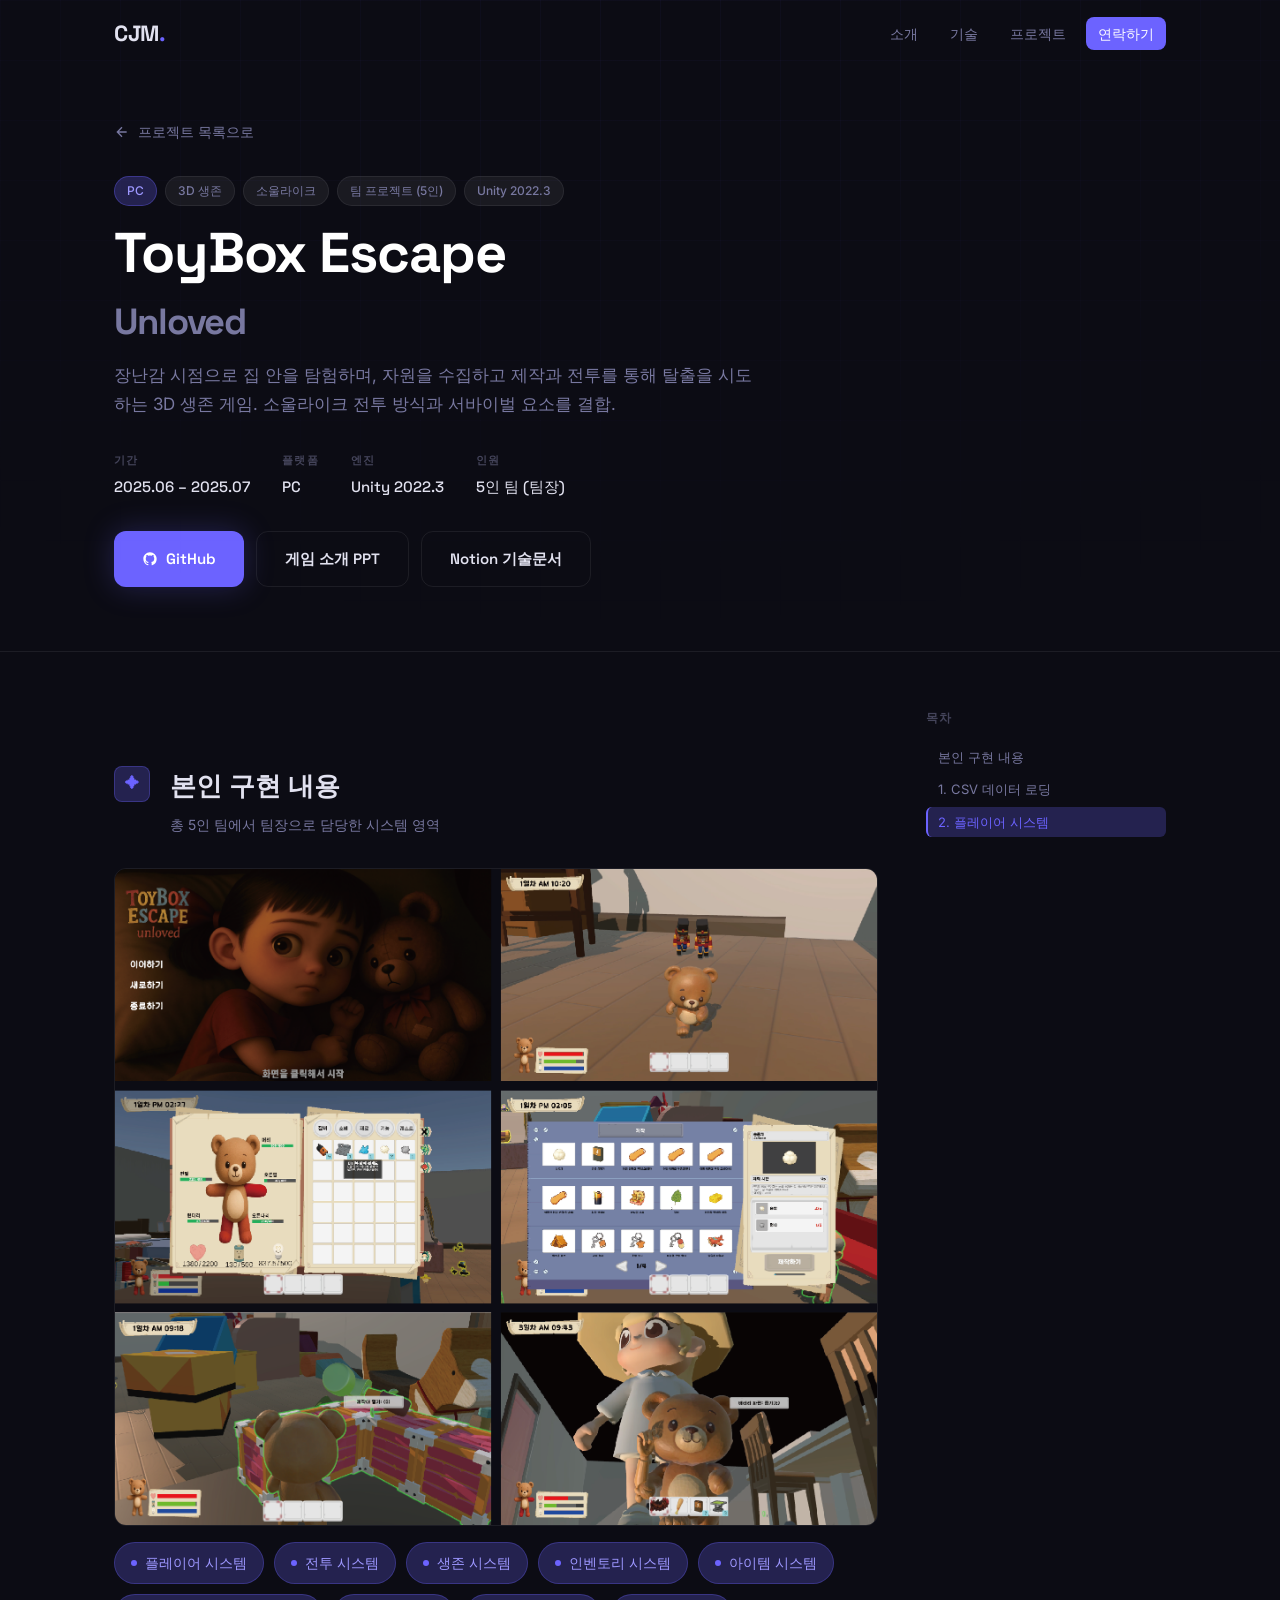
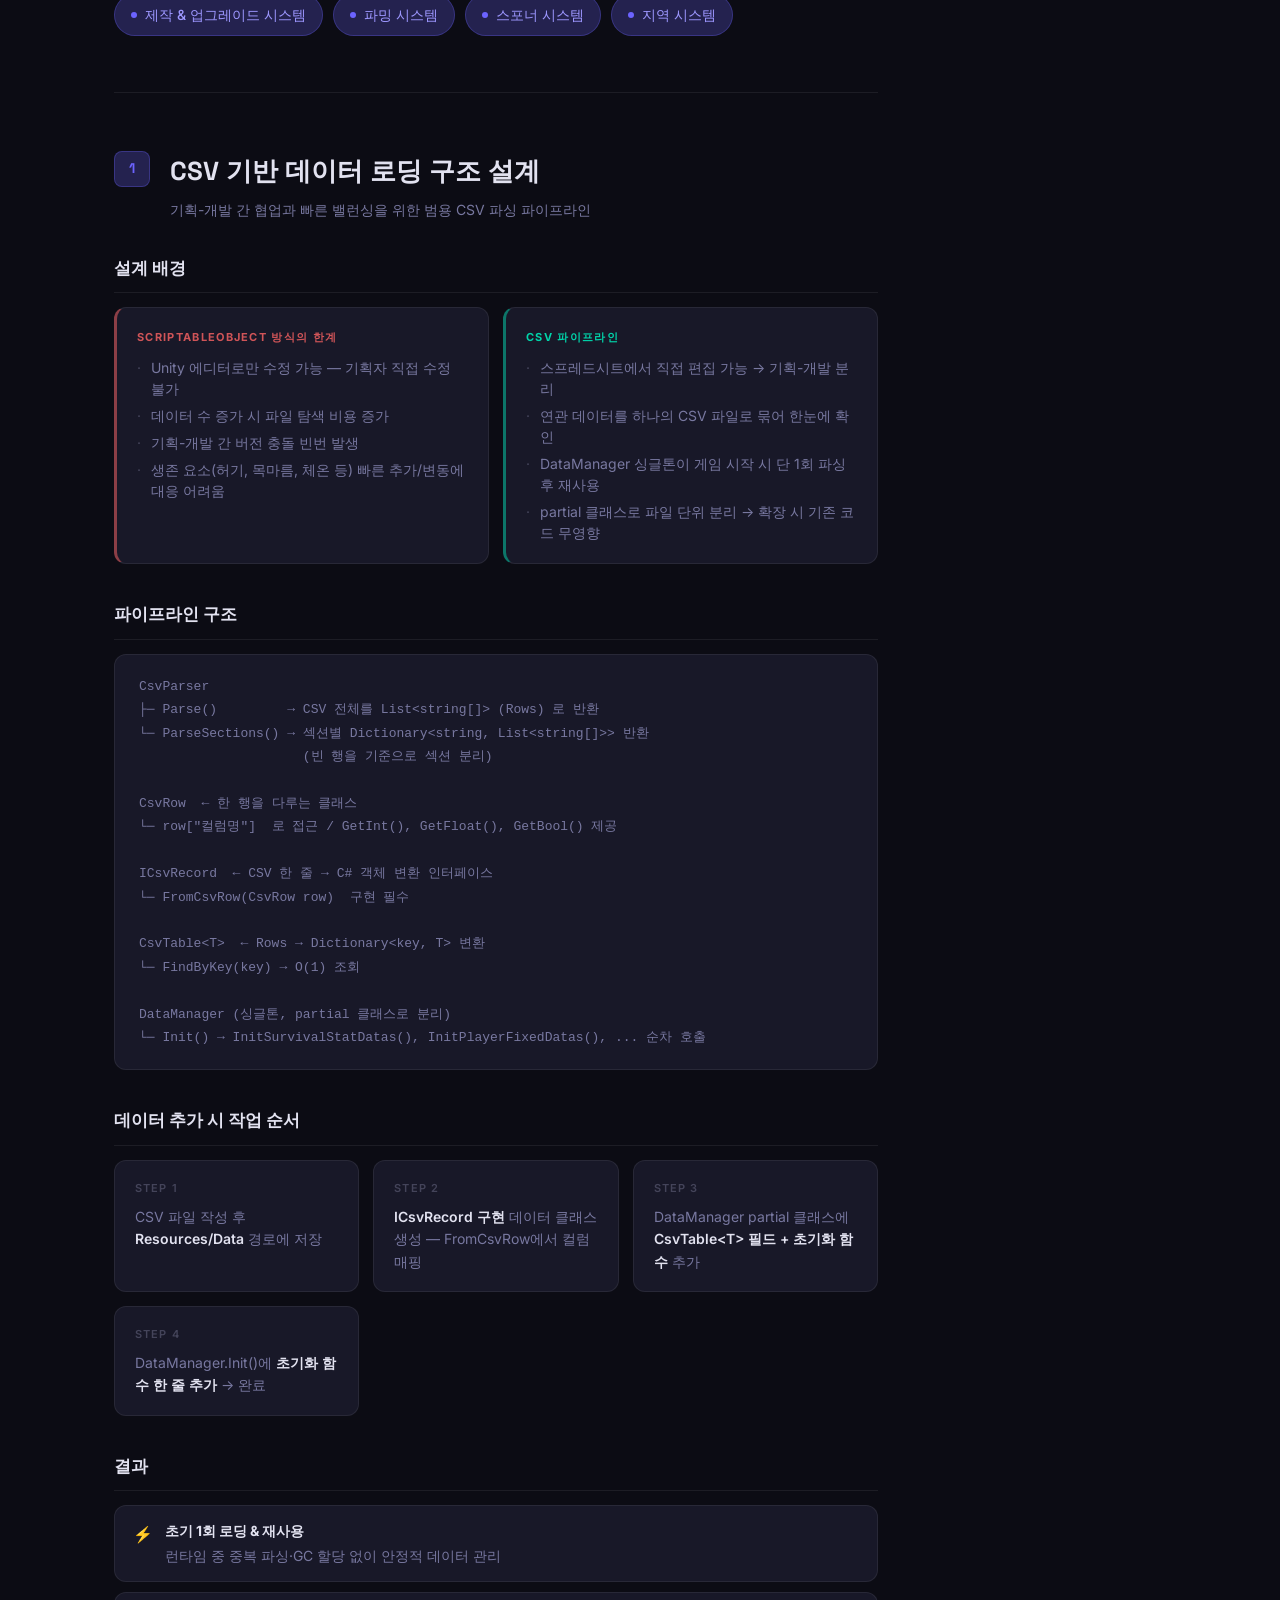
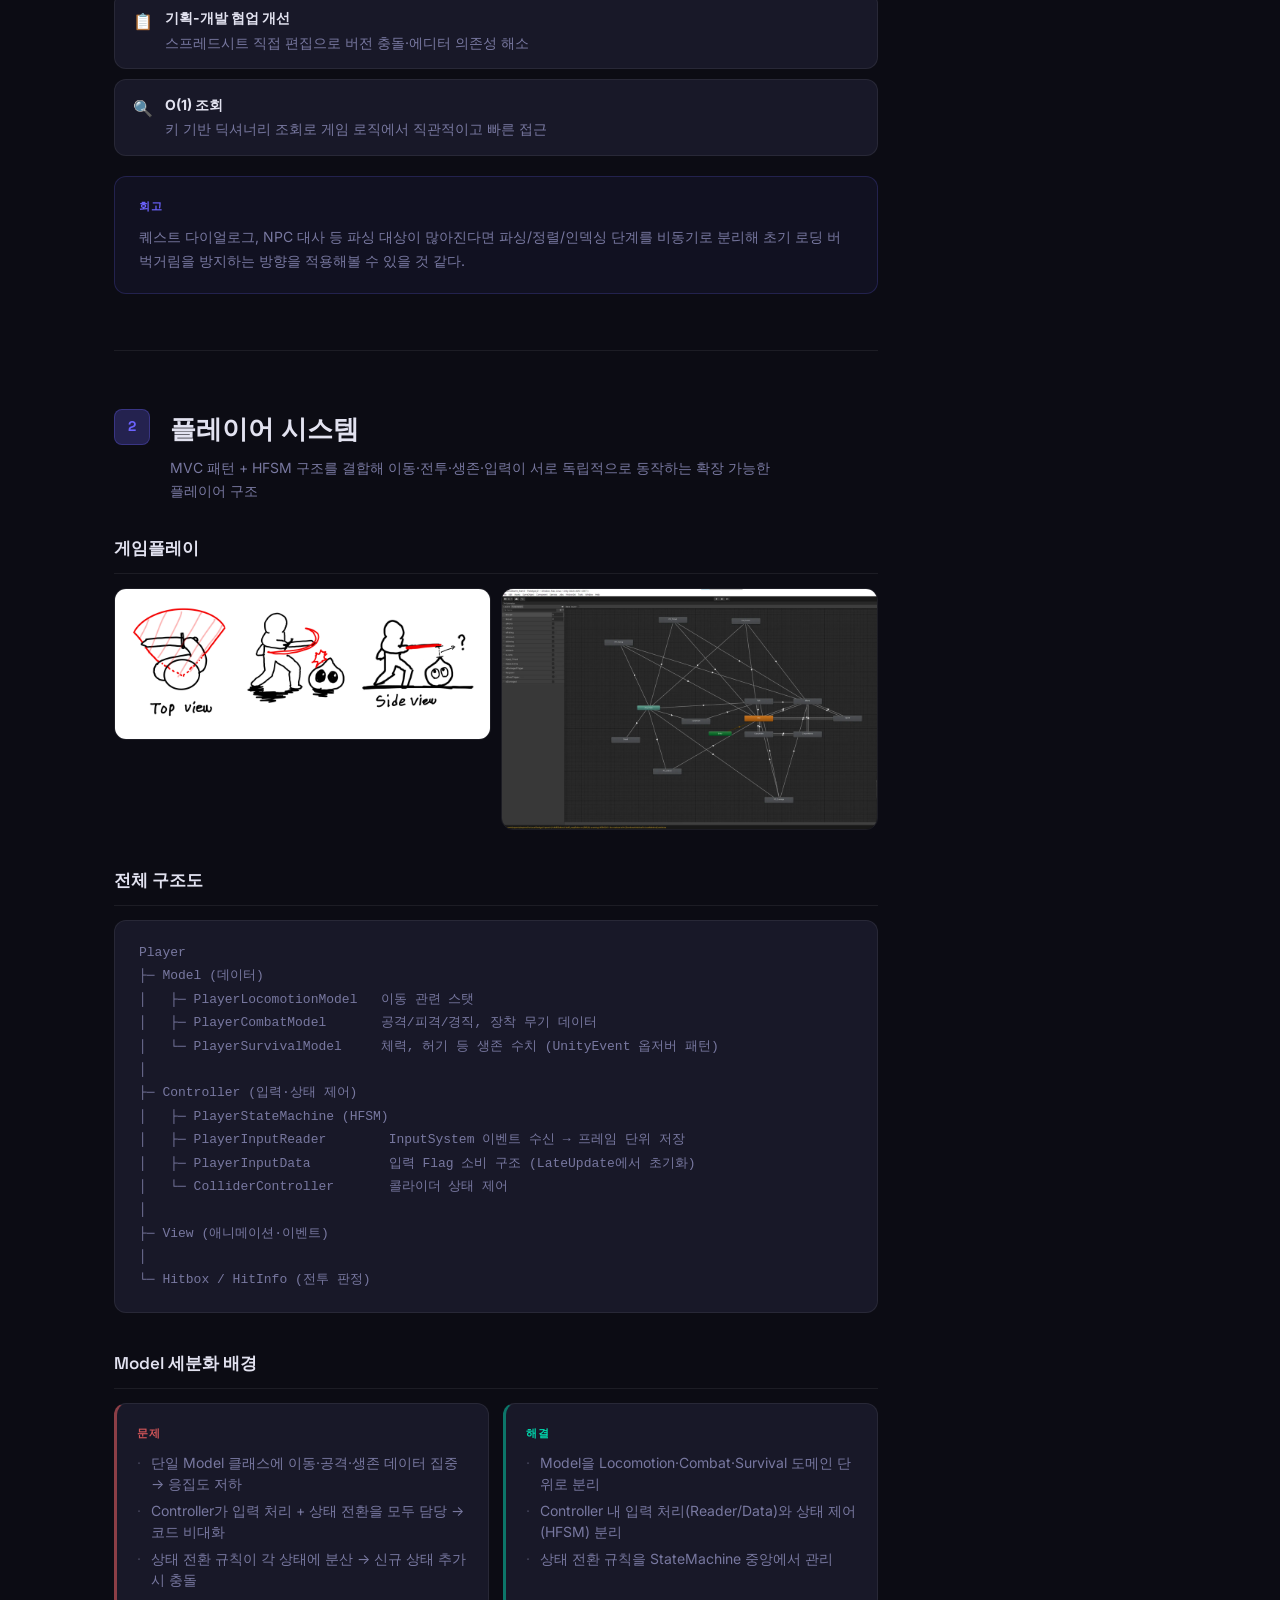
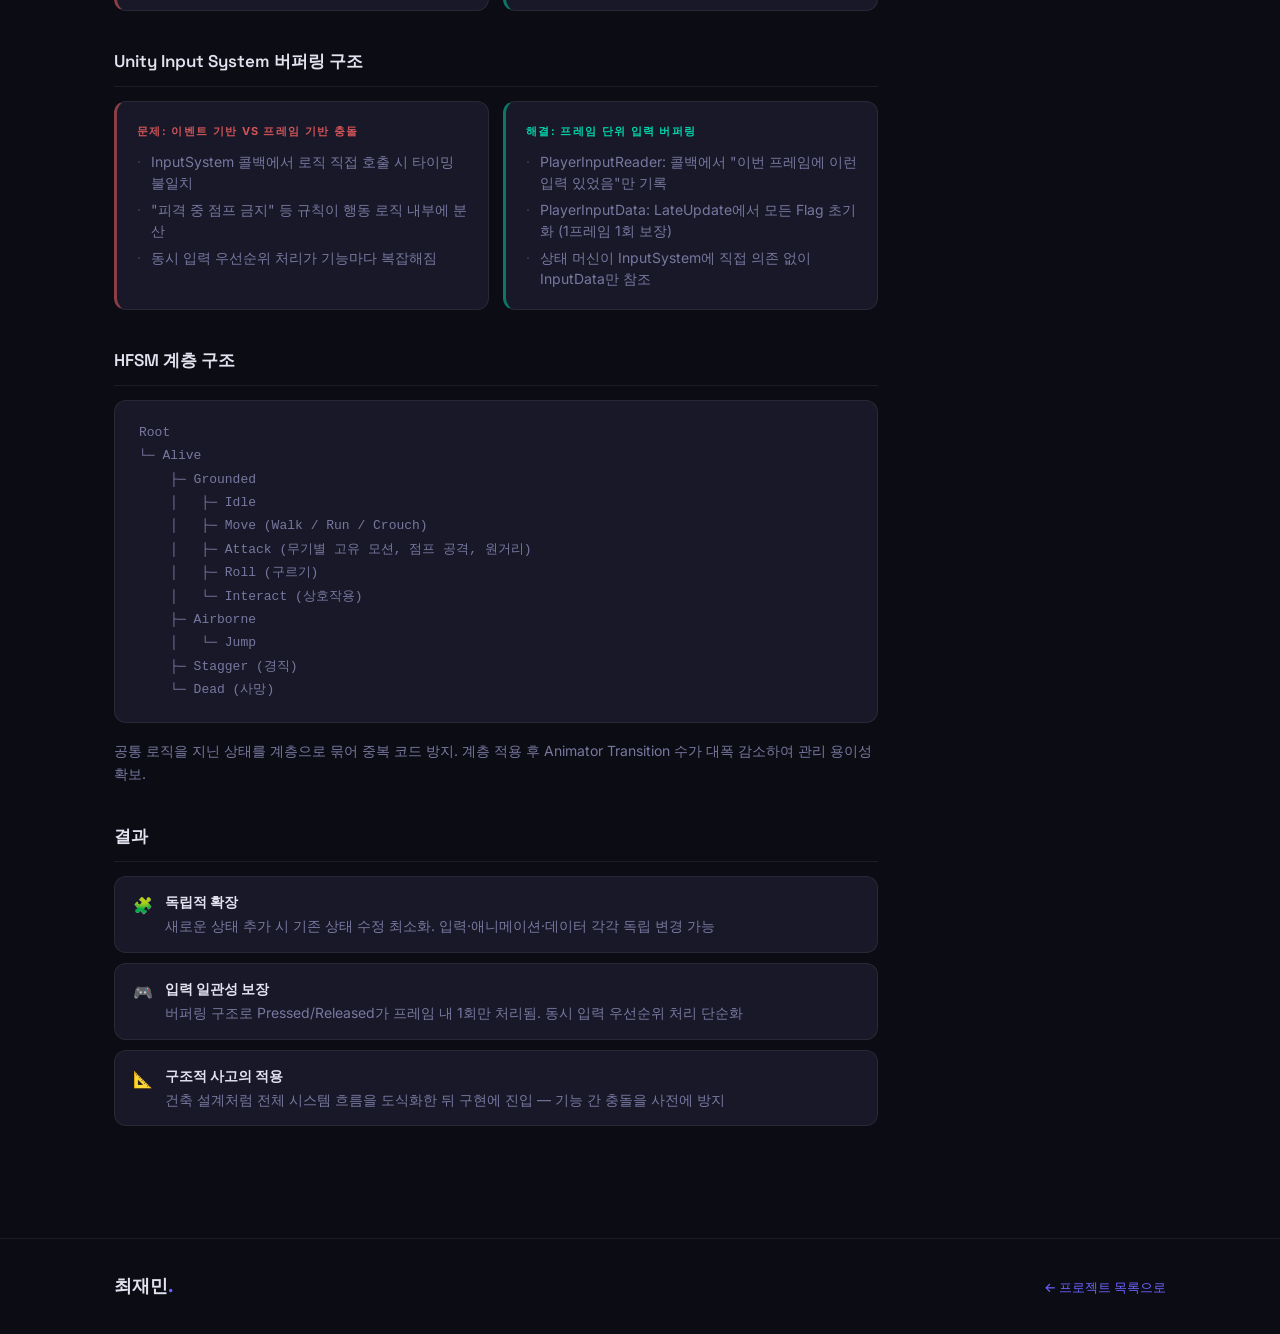
<file: projects/toybox.html>
<!DOCTYPE html>
<html lang="ko">
<head>
  <meta charset="UTF-8" />
  <meta name="viewport" content="width=device-width, initial-scale=1.0" />
  <title>ToyBox Escape: Unloved | 최재민 포트폴리오</title>
  <link rel="preconnect" href="https://fonts.googleapis.com" />
  <link rel="preconnect" href="https://fonts.gstatic.com" crossorigin />
  <link href="https://fonts.googleapis.com/css2?family=Space+Grotesk:wght@300;400;500;600;700&family=Inter:wght@300;400;500;600&display=swap" rel="stylesheet" />
  <link rel="stylesheet" href="../style.css" />
  <link rel="stylesheet" href="project.css" />
</head>
<body>

  <!-- NAV -->
  <nav id="navbar">
    <div class="nav-inner">
      <a href="../index.html" class="nav-logo">CJM<span class="accent">.</span></a>
      <ul class="nav-links">
        <li><a href="../index.html#about">소개</a></li>
        <li><a href="../index.html#skills">기술</a></li>
        <li><a href="../index.html#projects">프로젝트</a></li>
        <li><a href="../index.html#contact" class="btn-nav">연락하기</a></li>
      </ul>
    </div>
  </nav>

  <!-- HERO -->
  <section class="project-hero">
    <div class="container">
      <a href="../index.html#projects" class="back-link">
        <svg viewBox="0 0 24 24" fill="none" stroke="currentColor" stroke-width="2"><path d="M19 12H5M12 19l-7-7 7-7"/></svg>
        프로젝트 목록으로
      </a>
      <div class="project-hero-tags">
        <span class="tag tag-primary">PC</span>
        <span class="tag">3D 생존</span>
        <span class="tag">소울라이크</span>
        <span class="tag">팀 프로젝트 (5인)</span>
        <span class="tag">Unity 2022.3</span>
      </div>
      <h1 class="project-hero-title">ToyBox Escape<br><span style="color:var(--text-muted);font-size:0.65em;">Unloved</span></h1>
      <p class="project-hero-desc">장난감 시점으로 집 안을 탐험하며, 자원을 수집하고 제작과 전투를 통해 탈출을 시도하는 3D 생존 게임. 소울라이크 전투 방식과 서바이벌 요소를 결합.</p>
      <div class="project-meta-row">
        <div class="project-meta-item">
          <span class="project-meta-label">기간</span>
          <span class="project-meta-value">2025.06 – 2025.07</span>
        </div>
        <div class="project-meta-item">
          <span class="project-meta-label">플랫폼</span>
          <span class="project-meta-value">PC</span>
        </div>
        <div class="project-meta-item">
          <span class="project-meta-label">엔진</span>
          <span class="project-meta-value">Unity 2022.3</span>
        </div>
        <div class="project-meta-item">
          <span class="project-meta-label">인원</span>
          <span class="project-meta-value">5인 팀 (팀장)</span>
        </div>
      </div>
      <div class="project-hero-links">
        <a href="https://github.com/CGRJ2/SuvivalGame_Team3" target="_blank" rel="noopener" class="btn-primary">
          <svg viewBox="0 0 24 24" fill="currentColor" width="16" height="16"><path d="M12 2C6.477 2 2 6.484 2 12.017c0 4.425 2.865 8.18 6.839 9.504.5.092.682-.217.682-.483 0-.237-.008-.868-.013-1.703-2.782.605-3.369-1.343-3.369-1.343-.454-1.158-1.11-1.466-1.11-1.466-.908-.62.069-.608.069-.608 1.003.07 1.531 1.032 1.531 1.032.892 1.53 2.341 1.088 2.91.832.092-.647.35-1.088.636-1.338-2.22-.253-4.555-1.113-4.555-4.951 0-1.093.39-1.988 1.029-2.688-.103-.253-.446-1.272.098-2.65 0 0 .84-.27 2.75 1.026A9.564 9.564 0 0 1 12 6.844a9.59 9.59 0 0 1 2.504.337c1.909-1.296 2.747-1.027 2.747-1.027.546 1.379.202 2.398.1 2.651.64.7 1.028 1.595 1.028 2.688 0 3.848-2.339 4.695-4.566 4.943.359.309.678.92.678 1.855 0 1.338-.012 2.419-.012 2.747 0 .268.18.58.688.482A10.02 10.02 0 0 0 22 12.017C22 6.484 17.522 2 12 2z"/></svg>
          GitHub
        </a>
        <a href="https://drive.google.com/file/d/1VQQNQwc9LQapNhhfPmqGxOrzWrPG01ga/view" target="_blank" rel="noopener" class="btn-ghost">게임 소개 PPT</a>
        <a href="https://www.notion.so/2a20c0fe6292807ea031d6d06c6db458" target="_blank" rel="noopener" class="btn-ghost">Notion 기술문서</a>
      </div>
    </div>
  </section>

  <!-- MAIN CONTENT -->
  <div class="container">
    <div class="project-layout">

      <main class="project-content">

        <!-- MY CONTRIBUTIONS -->
        <div class="tech-section" id="contributions">
          <div class="tech-section-header">
            <div class="tech-section-num">✦</div>
            <div class="tech-section-header-text">
              <h2>본인 구현 내용</h2>
              <p>총 5인 팀에서 팀장으로 담당한 시스템 영역</p>
            </div>
          </div>
          <img src="images/toybox/img1.png" alt="ToyBox Escape 게임 화면" class="project-img" />
          <div class="contributions-grid">
            <span class="contribution-item">플레이어 시스템</span>
            <span class="contribution-item">전투 시스템</span>
            <span class="contribution-item">생존 시스템</span>
            <span class="contribution-item">인벤토리 시스템</span>
            <span class="contribution-item">아이템 시스템</span>
            <span class="contribution-item">제작 & 업그레이드 시스템</span>
            <span class="contribution-item">파밍 시스템</span>
            <span class="contribution-item">스포너 시스템</span>
            <span class="contribution-item">지역 시스템</span>
          </div>
        </div>

        <!-- 1. CSV 데이터 -->
        <div class="tech-section" id="csv">
          <div class="tech-section-header">
            <div class="tech-section-num">1</div>
            <div class="tech-section-header-text">
              <h2>CSV 기반 데이터 로딩 구조 설계</h2>
              <p>기획-개발 간 협업과 빠른 밸런싱을 위한 범용 CSV 파싱 파이프라인</p>
            </div>
          </div>

          <div class="sub-section">
            <h3 class="sub-section-title">설계 배경</h3>
            <div class="problem-solution">
              <div class="ps-block problem">
                <div class="ps-label">ScriptableObject 방식의 한계</div>
                <ul>
                  <li>Unity 에디터로만 수정 가능 — 기획자 직접 수정 불가</li>
                  <li>데이터 수 증가 시 파일 탐색 비용 증가</li>
                  <li>기획-개발 간 버전 충돌 빈번 발생</li>
                  <li>생존 요소(허기, 목마름, 체온 등) 빠른 추가/변동에 대응 어려움</li>
                </ul>
              </div>
              <div class="ps-block solution">
                <div class="ps-label">CSV 파이프라인</div>
                <ul>
                  <li>스프레드시트에서 직접 편집 가능 → 기획-개발 분리</li>
                  <li>연관 데이터를 하나의 CSV 파일로 묶어 한눈에 확인</li>
                  <li>DataManager 싱글톤이 게임 시작 시 단 1회 파싱 후 재사용</li>
                  <li>partial 클래스로 파일 단위 분리 → 확장 시 기존 코드 무영향</li>
                </ul>
              </div>
            </div>
          </div>

          <div class="sub-section">
            <h3 class="sub-section-title">파이프라인 구조</h3>
            <div class="arch-diagram">CsvParser
├─ Parse()         → CSV 전체를 List&lt;string[]&gt; (Rows) 로 반환
└─ ParseSections() → 섹션별 Dictionary&lt;string, List&lt;string[]&gt;&gt; 반환
                     (빈 행을 기준으로 섹션 분리)

CsvRow  ← 한 행을 다루는 클래스
└─ row["컬럼명"]  로 접근 / GetInt(), GetFloat(), GetBool() 제공

ICsvRecord  ← CSV 한 줄 → C# 객체 변환 인터페이스
└─ FromCsvRow(CsvRow row)  구현 필수

CsvTable&lt;T&gt;  ← Rows → Dictionary&lt;key, T&gt; 변환
└─ FindByKey(key) → O(1) 조회

DataManager (싱글톤, partial 클래스로 분리)
└─ Init() → InitSurvivalStatDatas(), InitPlayerFixedDatas(), ... 순차 호출</div>
          </div>

          <div class="sub-section">
            <h3 class="sub-section-title">데이터 추가 시 작업 순서</h3>
            <div class="info-cards">
              <div class="info-card">
                <div class="info-card-label">Step 1</div>
                <div class="info-card-content">CSV 파일 작성 후 <strong>Resources/Data</strong> 경로에 저장</div>
              </div>
              <div class="info-card">
                <div class="info-card-label">Step 2</div>
                <div class="info-card-content"><strong>ICsvRecord 구현</strong> 데이터 클래스 생성 — FromCsvRow에서 컬럼 매핑</div>
              </div>
              <div class="info-card">
                <div class="info-card-label">Step 3</div>
                <div class="info-card-content">DataManager partial 클래스에 <strong>CsvTable&lt;T&gt; 필드 + 초기화 함수</strong> 추가</div>
              </div>
              <div class="info-card">
                <div class="info-card-label">Step 4</div>
                <div class="info-card-content">DataManager.Init()에 <strong>초기화 함수 한 줄 추가</strong> → 완료</div>
              </div>
            </div>
          </div>

          <div class="sub-section">
            <h3 class="sub-section-title">결과</h3>
            <div class="result-list">
              <div class="result-item">
                <div class="result-icon">⚡</div>
                <p><strong>초기 1회 로딩 & 재사용</strong>런타임 중 중복 파싱·GC 할당 없이 안정적 데이터 관리</p>
              </div>
              <div class="result-item">
                <div class="result-icon">📋</div>
                <p><strong>기획-개발 협업 개선</strong>스프레드시트 직접 편집으로 버전 충돌·에디터 의존성 해소</p>
              </div>
              <div class="result-item">
                <div class="result-icon">🔍</div>
                <p><strong>O(1) 조회</strong>키 기반 딕셔너리 조회로 게임 로직에서 직관적이고 빠른 접근</p>
              </div>
            </div>
            <div class="retro-box">
              <div class="retro-box-label">회고</div>
              <p>퀘스트 다이얼로그, NPC 대사 등 파싱 대상이 많아진다면 파싱/정렬/인덱싱 단계를 비동기로 분리해 초기 로딩 버벅거림을 방지하는 방향을 적용해볼 수 있을 것 같다.</p>
            </div>
          </div>
        </div>

        <!-- 2. 플레이어 시스템 -->
        <div class="tech-section" id="player">
          <div class="tech-section-header">
            <div class="tech-section-num">2</div>
            <div class="tech-section-header-text">
              <h2>플레이어 시스템</h2>
              <p>MVC 패턴 + HFSM 구조를 결합해 이동·전투·생존·입력이 서로 독립적으로 동작하는 확장 가능한 플레이어 구조</p>
            </div>
          </div>

          <div class="sub-section">
            <h3 class="sub-section-title">게임플레이</h3>
            <div class="project-img-grid">
              <img src="images/toybox/img8.png" alt="인게임 플레이 화면" class="project-img" />
              <img src="images/toybox/img3.png" alt="플레이어 시스템" class="project-img" />
            </div>
          </div>

          <div class="sub-section">
            <h3 class="sub-section-title">전체 구조도</h3>
            <div class="arch-diagram">Player
├─ Model (데이터)
│   ├─ PlayerLocomotionModel   이동 관련 스탯
│   ├─ PlayerCombatModel       공격/피격/경직, 장착 무기 데이터
│   └─ PlayerSurvivalModel     체력, 허기 등 생존 수치 (UnityEvent 옵저버 패턴)
│
├─ Controller (입력·상태 제어)
│   ├─ PlayerStateMachine (HFSM)
│   ├─ PlayerInputReader        InputSystem 이벤트 수신 → 프레임 단위 저장
│   ├─ PlayerInputData          입력 Flag 소비 구조 (LateUpdate에서 초기화)
│   └─ ColliderController       콜라이더 상태 제어
│
├─ View (애니메이션·이벤트)
│
└─ Hitbox / HitInfo (전투 판정)</div>
          </div>

          <div class="sub-section">
            <h3 class="sub-section-title">Model 세분화 배경</h3>
            <div class="problem-solution">
              <div class="ps-block problem">
                <div class="ps-label">문제</div>
                <ul>
                  <li>단일 Model 클래스에 이동·공격·생존 데이터 집중 → 응집도 저하</li>
                  <li>Controller가 입력 처리 + 상태 전환을 모두 담당 → 코드 비대화</li>
                  <li>상태 전환 규칙이 각 상태에 분산 → 신규 상태 추가 시 충돌</li>
                </ul>
              </div>
              <div class="ps-block solution">
                <div class="ps-label">해결</div>
                <ul>
                  <li>Model을 Locomotion·Combat·Survival 도메인 단위로 분리</li>
                  <li>Controller 내 입력 처리(Reader/Data)와 상태 제어(HFSM) 분리</li>
                  <li>상태 전환 규칙을 StateMachine 중앙에서 관리</li>
                </ul>
              </div>
            </div>
          </div>

          <div class="sub-section">
            <h3 class="sub-section-title">Unity Input System 버퍼링 구조</h3>
            <div class="problem-solution">
              <div class="ps-block problem">
                <div class="ps-label">문제: 이벤트 기반 vs 프레임 기반 충돌</div>
                <ul>
                  <li>InputSystem 콜백에서 로직 직접 호출 시 타이밍 불일치</li>
                  <li>"피격 중 점프 금지" 등 규칙이 행동 로직 내부에 분산</li>
                  <li>동시 입력 우선순위 처리가 기능마다 복잡해짐</li>
                </ul>
              </div>
              <div class="ps-block solution">
                <div class="ps-label">해결: 프레임 단위 입력 버퍼링</div>
                <ul>
                  <li>PlayerInputReader: 콜백에서 "이번 프레임에 이런 입력 있었음"만 기록</li>
                  <li>PlayerInputData: LateUpdate에서 모든 Flag 초기화 (1프레임 1회 보장)</li>
                  <li>상태 머신이 InputSystem에 직접 의존 없이 InputData만 참조</li>
                </ul>
              </div>
            </div>
          </div>

          <div class="sub-section">
            <h3 class="sub-section-title">HFSM 계층 구조</h3>
            <div class="arch-diagram">Root
└─ Alive
    ├─ Grounded
    │   ├─ Idle
    │   ├─ Move (Walk / Run / Crouch)
    │   ├─ Attack (무기별 고유 모션, 점프 공격, 원거리)
    │   ├─ Roll (구르기)
    │   └─ Interact (상호작용)
    ├─ Airborne
    │   └─ Jump
    ├─ Stagger (경직)
    └─ Dead (사망)</div>
            <p style="margin-top:12px;font-size:14px;color:var(--text-muted);">공통 로직을 지닌 상태를 계층으로 묶어 중복 코드 방지. 계층 적용 후 Animator Transition 수가 대폭 감소하여 관리 용이성 확보.</p>
          </div>

          <div class="sub-section">
            <h3 class="sub-section-title">결과</h3>
            <div class="result-list">
              <div class="result-item">
                <div class="result-icon">🧩</div>
                <p><strong>독립적 확장</strong>새로운 상태 추가 시 기존 상태 수정 최소화. 입력·애니메이션·데이터 각각 독립 변경 가능</p>
              </div>
              <div class="result-item">
                <div class="result-icon">🎮</div>
                <p><strong>입력 일관성 보장</strong>버퍼링 구조로 Pressed/Released가 프레임 내 1회만 처리됨. 동시 입력 우선순위 처리 단순화</p>
              </div>
              <div class="result-item">
                <div class="result-icon">📐</div>
                <p><strong>구조적 사고의 적용</strong>건축 설계처럼 전체 시스템 흐름을 도식화한 뒤 구현에 진입 — 기능 간 충돌을 사전에 방지</p>
              </div>
            </div>
          </div>
        </div>

      </main>

      <!-- TOC -->
      <aside class="project-toc">
        <div class="toc-title">목차</div>
        <ul class="toc-list">
          <li><a href="#contributions">본인 구현 내용</a></li>
          <li><a href="#csv">1. CSV 데이터 로딩</a></li>
          <li><a href="#player">2. 플레이어 시스템</a></li>
        </ul>
      </aside>

    </div>
  </div>

  <!-- FOOTER -->
  <footer>
    <div class="container">
      <div class="footer-inner">
        <span class="footer-logo">최재민<span class="accent">.</span></span>
        <a href="../index.html#projects" class="link-sm">← 프로젝트 목록으로</a>
      </div>
    </div>
  </footer>

  <script>
    const navbar = document.getElementById('navbar');
    window.addEventListener('scroll', () => {
      navbar.classList.toggle('scrolled', window.scrollY > 20);
    }, { passive: true });

    const sections = document.querySelectorAll('.tech-section[id]');
    const tocLinks = document.querySelectorAll('.toc-list a');
    const observer = new IntersectionObserver((entries) => {
      entries.forEach(entry => {
        if (entry.isIntersecting) {
          tocLinks.forEach(l => l.classList.remove('active'));
          const active = document.querySelector(`.toc-list a[href="#${entry.target.id}"]`);
          if (active) active.classList.add('active');
        }
      });
    }, { rootMargin: '-20% 0px -70% 0px' });
    sections.forEach(s => observer.observe(s));
  </script>
</body>
</html>
</file>
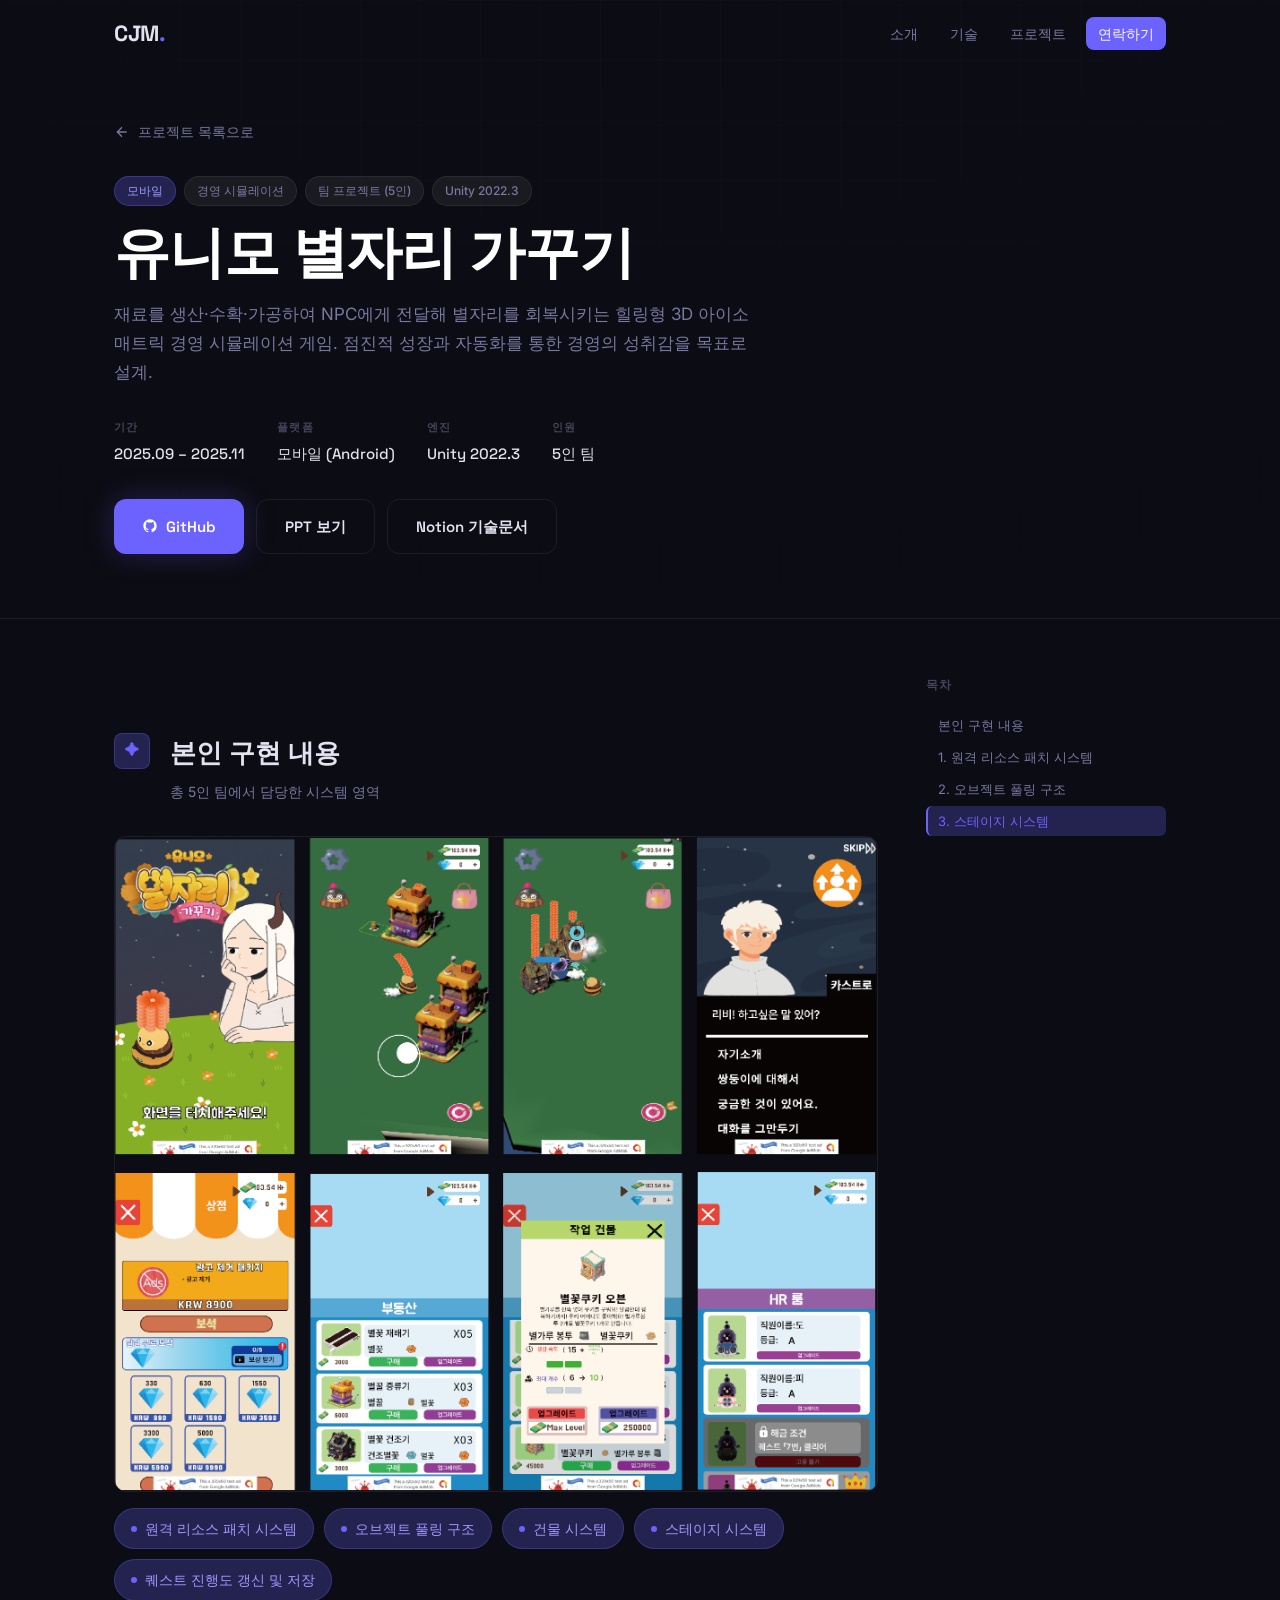
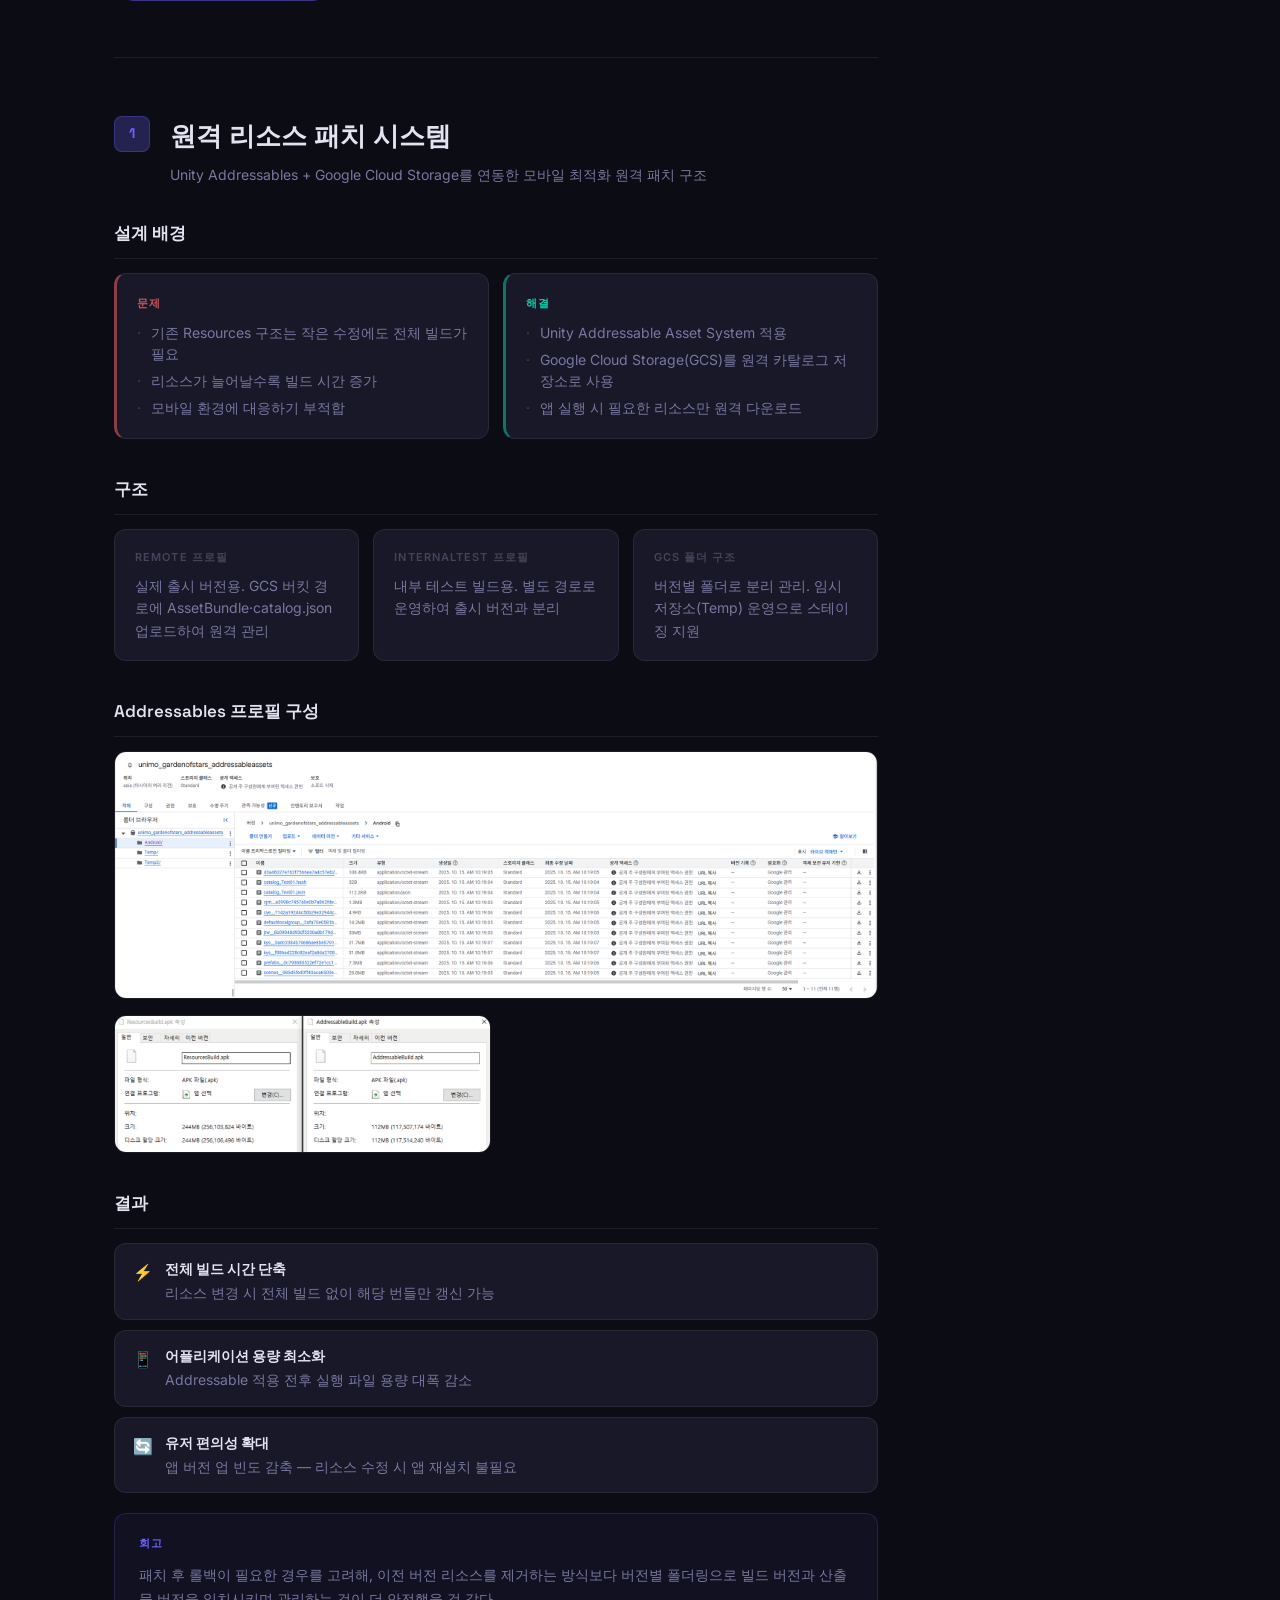
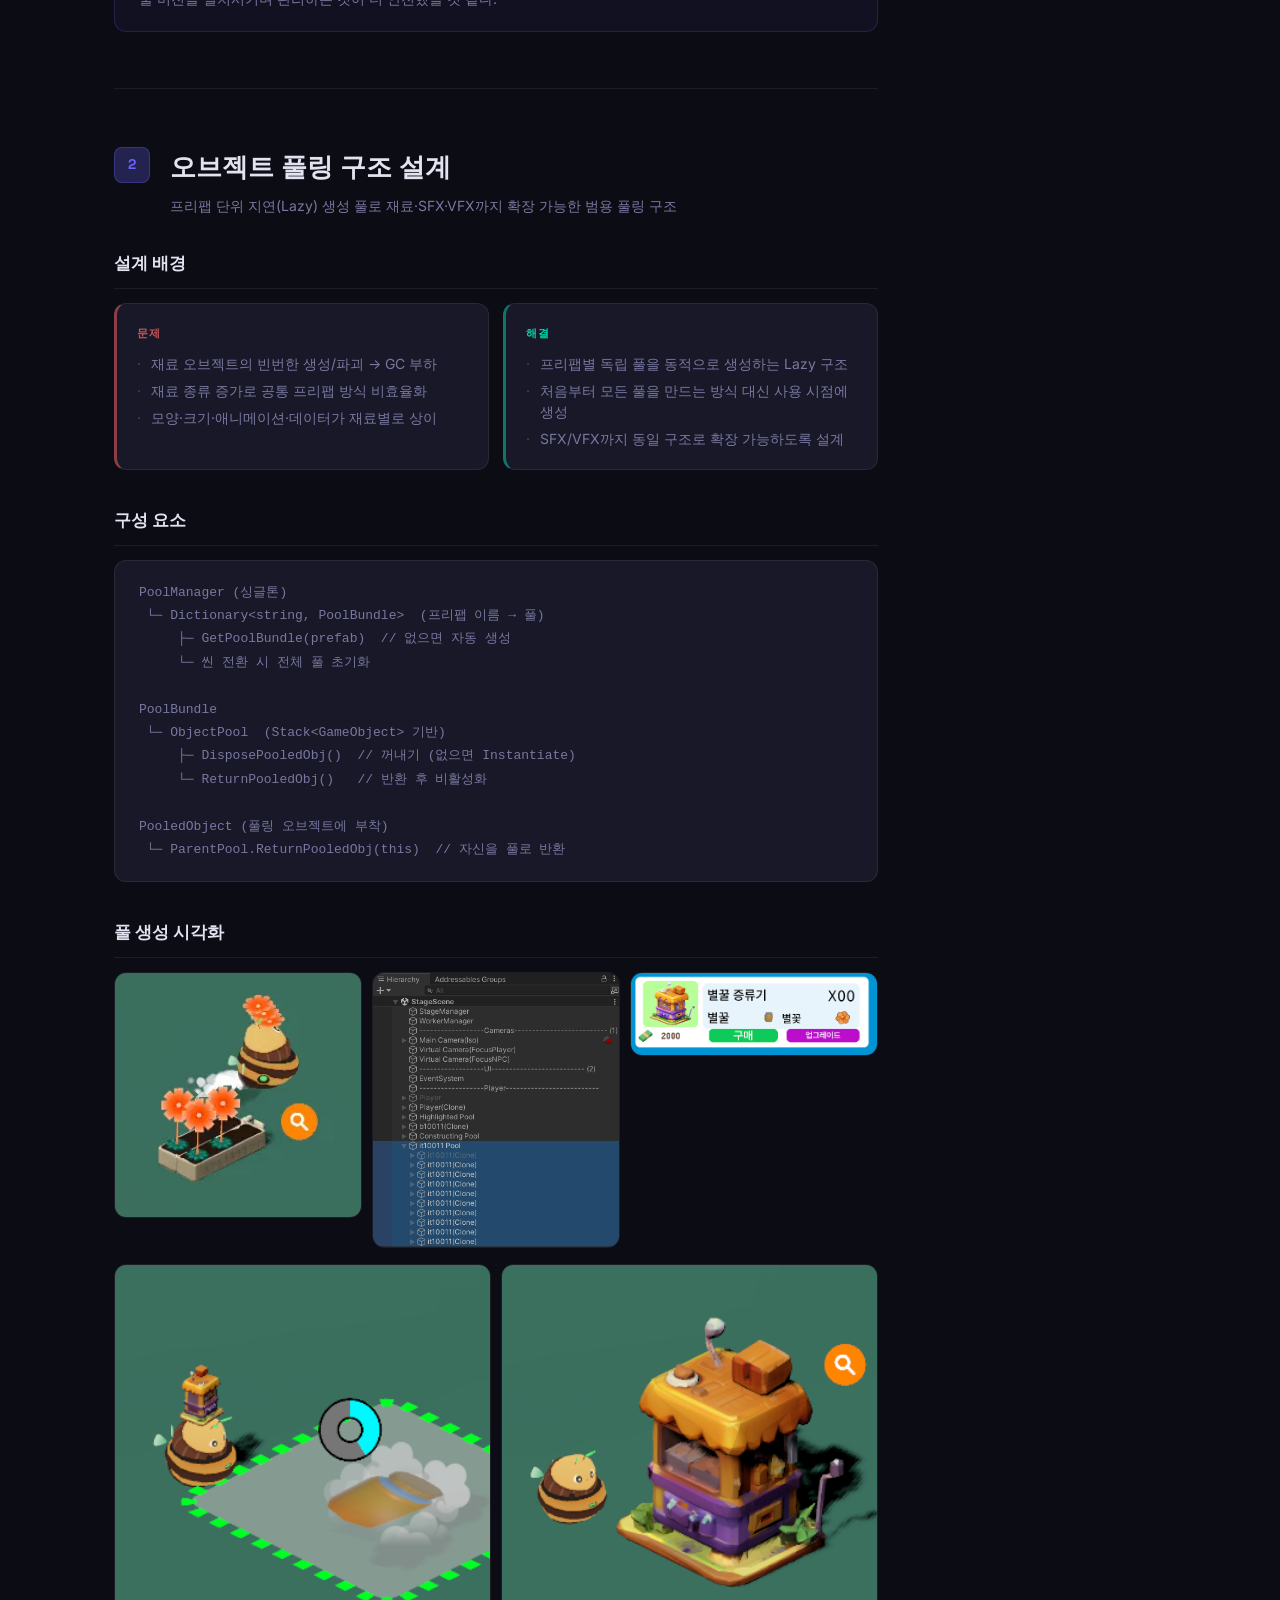
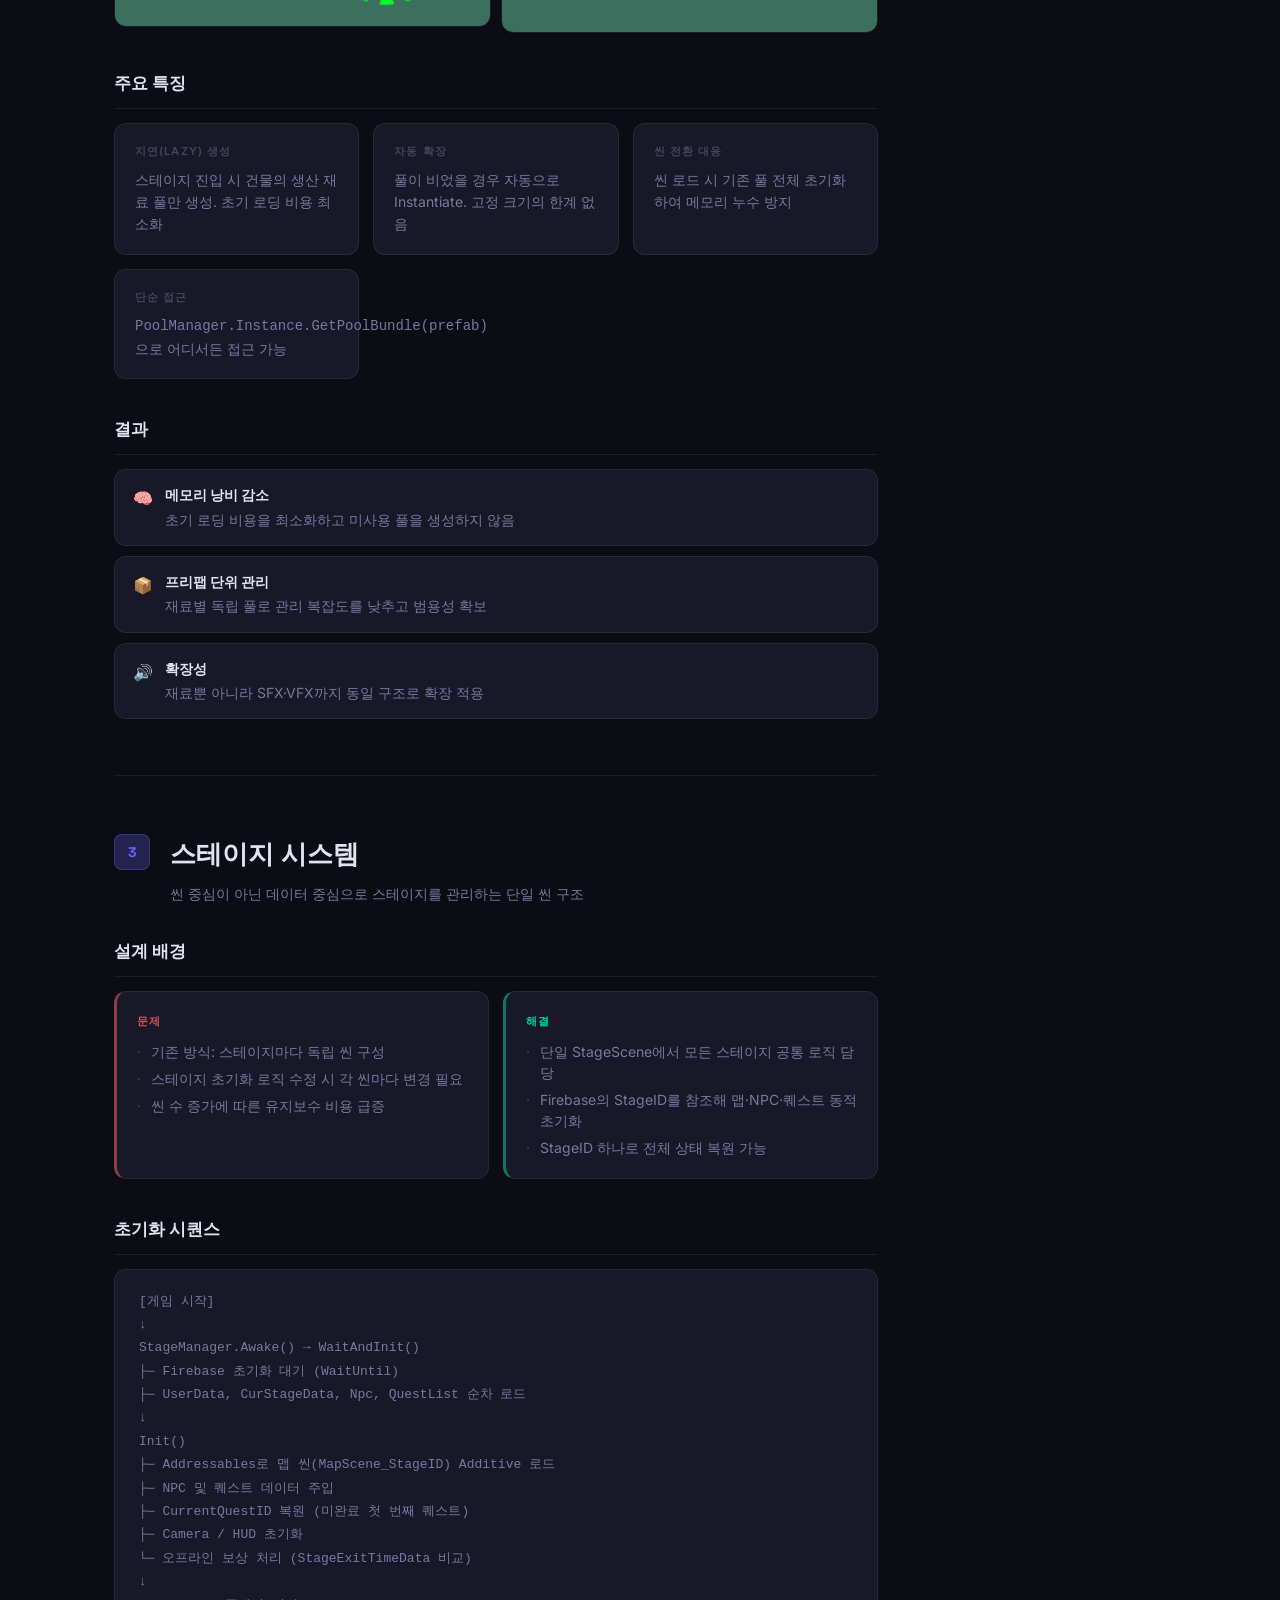
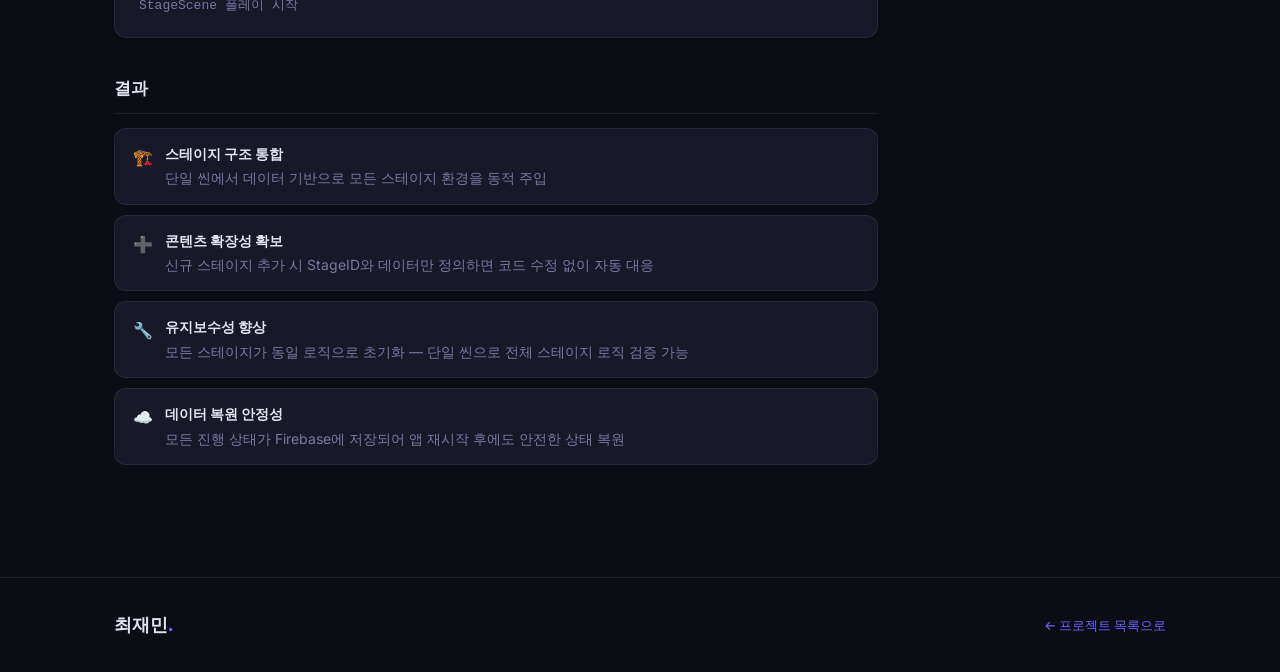
<file: projects/unimo.html>
<!DOCTYPE html>
<html lang="ko">
<head>
  <meta charset="UTF-8" />
  <meta name="viewport" content="width=device-width, initial-scale=1.0" />
  <title>유니모 별자리 가꾸기 | 최재민 포트폴리오</title>
  <link rel="preconnect" href="https://fonts.googleapis.com" />
  <link rel="preconnect" href="https://fonts.gstatic.com" crossorigin />
  <link href="https://fonts.googleapis.com/css2?family=Space+Grotesk:wght@300;400;500;600;700&family=Inter:wght@300;400;500;600&display=swap" rel="stylesheet" />
  <link rel="stylesheet" href="../style.css" />
  <link rel="stylesheet" href="project.css" />
</head>
<body>

  <!-- NAV -->
  <nav id="navbar">
    <div class="nav-inner">
      <a href="../index.html" class="nav-logo">CJM<span class="accent">.</span></a>
      <ul class="nav-links">
        <li><a href="../index.html#about">소개</a></li>
        <li><a href="../index.html#skills">기술</a></li>
        <li><a href="../index.html#projects">프로젝트</a></li>
        <li><a href="../index.html#contact" class="btn-nav">연락하기</a></li>
      </ul>
    </div>
  </nav>

  <!-- HERO -->
  <section class="project-hero">
    <div class="container">
      <a href="../index.html#projects" class="back-link">
        <svg viewBox="0 0 24 24" fill="none" stroke="currentColor" stroke-width="2"><path d="M19 12H5M12 19l-7-7 7-7"/></svg>
        프로젝트 목록으로
      </a>
      <div class="project-hero-tags">
        <span class="tag tag-primary">모바일</span>
        <span class="tag">경영 시뮬레이션</span>
        <span class="tag">팀 프로젝트 (5인)</span>
        <span class="tag">Unity 2022.3</span>
      </div>
      <h1 class="project-hero-title">유니모 별자리 가꾸기</h1>
      <p class="project-hero-desc">재료를 생산·수확·가공하여 NPC에게 전달해 별자리를 회복시키는 힐링형 3D 아이소매트릭 경영 시뮬레이션 게임. 점진적 성장과 자동화를 통한 경영의 성취감을 목표로 설계.</p>
      <div class="project-meta-row">
        <div class="project-meta-item">
          <span class="project-meta-label">기간</span>
          <span class="project-meta-value">2025.09 – 2025.11</span>
        </div>
        <div class="project-meta-item">
          <span class="project-meta-label">플랫폼</span>
          <span class="project-meta-value">모바일 (Android)</span>
        </div>
        <div class="project-meta-item">
          <span class="project-meta-label">엔진</span>
          <span class="project-meta-value">Unity 2022.3</span>
        </div>
        <div class="project-meta-item">
          <span class="project-meta-label">인원</span>
          <span class="project-meta-value">5인 팀</span>
        </div>
      </div>
      <div class="project-hero-links">
        <a href="https://github.com/CGRJ2/UniMo-GardenOfStars" target="_blank" rel="noopener" class="btn-primary">
          <svg viewBox="0 0 24 24" fill="currentColor" width="16" height="16"><path d="M12 2C6.477 2 2 6.484 2 12.017c0 4.425 2.865 8.18 6.839 9.504.5.092.682-.217.682-.483 0-.237-.008-.868-.013-1.703-2.782.605-3.369-1.343-3.369-1.343-.454-1.158-1.11-1.466-1.11-1.466-.908-.62.069-.608.069-.608 1.003.07 1.531 1.032 1.531 1.032.892 1.53 2.341 1.088 2.91.832.092-.647.35-1.088.636-1.338-2.22-.253-4.555-1.113-4.555-4.951 0-1.093.39-1.988 1.029-2.688-.103-.253-.446-1.272.098-2.65 0 0 .84-.27 2.75 1.026A9.564 9.564 0 0 1 12 6.844a9.59 9.59 0 0 1 2.504.337c1.909-1.296 2.747-1.027 2.747-1.027.546 1.379.202 2.398.1 2.651.64.7 1.028 1.595 1.028 2.688 0 3.848-2.339 4.695-4.566 4.943.359.309.678.92.678 1.855 0 1.338-.012 2.419-.012 2.747 0 .268.18.58.688.482A10.02 10.02 0 0 0 22 12.017C22 6.484 17.522 2 12 2z"/></svg>
          GitHub
        </a>
        <a href="https://drive.google.com/file/d/1SFQKl9yh9YrdCFSF1W47Ka3N5lPFplYU/view" target="_blank" rel="noopener" class="btn-ghost">PPT 보기</a>
        <a href="https://www.notion.so/2940c0fe62928096bed2ed8cc93853bc" target="_blank" rel="noopener" class="btn-ghost">Notion 기술문서</a>
      </div>
    </div>
  </section>

  <!-- MAIN CONTENT -->
  <div class="container">
    <div class="project-layout">

      <!-- CONTENT -->
      <main class="project-content">

        <!-- MY CONTRIBUTIONS -->
        <div class="tech-section" id="contributions">
          <div class="tech-section-header">
            <div class="tech-section-num">✦</div>
            <div class="tech-section-header-text">
              <h2>본인 구현 내용</h2>
              <p>총 5인 팀에서 담당한 시스템 영역</p>
            </div>
          </div>
          <img src="images/unimo/img1.png" alt="유니모 별자리 가꾸기 게임 화면" class="project-img" />
          <div class="contributions-grid">
            <span class="contribution-item">원격 리소스 패치 시스템</span>
            <span class="contribution-item">오브젝트 풀링 구조</span>
            <span class="contribution-item">건물 시스템</span>
            <span class="contribution-item">스테이지 시스템</span>
            <span class="contribution-item">퀘스트 진행도 갱신 및 저장</span>
          </div>
        </div>

        <!-- 1. 원격 리소스 패치 -->
        <div class="tech-section" id="patch">
          <div class="tech-section-header">
            <div class="tech-section-num">1</div>
            <div class="tech-section-header-text">
              <h2>원격 리소스 패치 시스템</h2>
              <p>Unity Addressables + Google Cloud Storage를 연동한 모바일 최적화 원격 패치 구조</p>
            </div>
          </div>

          <div class="sub-section">
            <h3 class="sub-section-title">설계 배경</h3>
            <div class="problem-solution">
              <div class="ps-block problem">
                <div class="ps-label">문제</div>
                <ul>
                  <li>기존 Resources 구조는 작은 수정에도 전체 빌드가 필요</li>
                  <li>리소스가 늘어날수록 빌드 시간 증가</li>
                  <li>모바일 환경에 대응하기 부적합</li>
                </ul>
              </div>
              <div class="ps-block solution">
                <div class="ps-label">해결</div>
                <ul>
                  <li>Unity Addressable Asset System 적용</li>
                  <li>Google Cloud Storage(GCS)를 원격 카탈로그 저장소로 사용</li>
                  <li>앱 실행 시 필요한 리소스만 원격 다운로드</li>
                </ul>
              </div>
            </div>
          </div>

          <div class="sub-section">
            <h3 class="sub-section-title">구조</h3>
            <div class="info-cards">
              <div class="info-card">
                <div class="info-card-label">Remote 프로필</div>
                <div class="info-card-content">실제 출시 버전용. GCS 버킷 경로에 AssetBundle·catalog.json 업로드하여 원격 관리</div>
              </div>
              <div class="info-card">
                <div class="info-card-label">InternalTest 프로필</div>
                <div class="info-card-content">내부 테스트 빌드용. 별도 경로로 운영하여 출시 버전과 분리</div>
              </div>
              <div class="info-card">
                <div class="info-card-label">GCS 폴더 구조</div>
                <div class="info-card-content">버전별 폴더로 분리 관리. 임시 저장소(Temp) 운영으로 스테이징 지원</div>
              </div>
            </div>
          </div>

          <div class="sub-section">
            <h3 class="sub-section-title">Addressables 프로필 구성</h3>
            <img src="images/unimo/img2.png" alt="Addressables GCS 구성 화면" class="project-img" />
            <div class="project-img-grid">
              <img src="images/unimo/img3.png" alt="빌드 용량 비교" class="project-img" />
            </div>
          </div>

          <div class="sub-section">
            <h3 class="sub-section-title">결과</h3>
            <div class="result-list">
              <div class="result-item">
                <div class="result-icon">⚡</div>
                <p><strong>전체 빌드 시간 단축</strong>리소스 변경 시 전체 빌드 없이 해당 번들만 갱신 가능</p>
              </div>
              <div class="result-item">
                <div class="result-icon">📱</div>
                <p><strong>어플리케이션 용량 최소화</strong>Addressable 적용 전후 실행 파일 용량 대폭 감소</p>
              </div>
              <div class="result-item">
                <div class="result-icon">🔄</div>
                <p><strong>유저 편의성 확대</strong>앱 버전 업 빈도 감축 — 리소스 수정 시 앱 재설치 불필요</p>
              </div>
            </div>
            <div class="retro-box">
              <div class="retro-box-label">회고</div>
              <p>패치 후 롤백이 필요한 경우를 고려해, 이전 버전 리소스를 제거하는 방식보다 버전별 폴더링으로 빌드 버전과 산출물 버전을 일치시키며 관리하는 것이 더 안전했을 것 같다.</p>
            </div>
          </div>
        </div>

        <!-- 2. 오브젝트 풀링 -->
        <div class="tech-section" id="pooling">
          <div class="tech-section-header">
            <div class="tech-section-num">2</div>
            <div class="tech-section-header-text">
              <h2>오브젝트 풀링 구조 설계</h2>
              <p>프리팹 단위 지연(Lazy) 생성 풀로 재료·SFX·VFX까지 확장 가능한 범용 풀링 구조</p>
            </div>
          </div>

          <div class="sub-section">
            <h3 class="sub-section-title">설계 배경</h3>
            <div class="problem-solution">
              <div class="ps-block problem">
                <div class="ps-label">문제</div>
                <ul>
                  <li>재료 오브젝트의 빈번한 생성/파괴 → GC 부하</li>
                  <li>재료 종류 증가로 공통 프리팹 방식 비효율화</li>
                  <li>모양·크기·애니메이션·데이터가 재료별로 상이</li>
                </ul>
              </div>
              <div class="ps-block solution">
                <div class="ps-label">해결</div>
                <ul>
                  <li>프리팹별 독립 풀을 동적으로 생성하는 Lazy 구조</li>
                  <li>처음부터 모든 풀을 만드는 방식 대신 사용 시점에 생성</li>
                  <li>SFX/VFX까지 동일 구조로 확장 가능하도록 설계</li>
                </ul>
              </div>
            </div>
          </div>

          <div class="sub-section">
            <h3 class="sub-section-title">구성 요소</h3>
            <div class="arch-diagram">PoolManager (싱글톤)
 └─ Dictionary&lt;string, PoolBundle&gt;  (프리팹 이름 → 풀)
     ├─ GetPoolBundle(prefab)  // 없으면 자동 생성
     └─ 씬 전환 시 전체 풀 초기화

PoolBundle
 └─ ObjectPool  (Stack&lt;GameObject&gt; 기반)
     ├─ DisposePooledObj()  // 꺼내기 (없으면 Instantiate)
     └─ ReturnPooledObj()   // 반환 후 비활성화

PooledObject (풀링 오브젝트에 부착)
 └─ ParentPool.ReturnPooledObj(this)  // 자신을 풀로 반환</div>
          </div>

          <div class="sub-section">
            <h3 class="sub-section-title">풀 생성 시각화</h3>
            <div class="project-img-grid cols-3">
              <img src="images/unimo/img5.png" alt="건물 배치 전" class="project-img" />
              <img src="images/unimo/img6.png" alt="건물 Pool 생성" class="project-img" />
              <img src="images/unimo/img7.png" alt="신규 재료 Pool 생성" class="project-img" />
            </div>
            <div class="project-img-grid">
              <img src="images/unimo/img8.png" alt="Pool 목록" class="project-img" />
              <img src="images/unimo/img9.png" alt="Pool 확장" class="project-img" />
            </div>
          </div>

          <div class="sub-section">
            <h3 class="sub-section-title">주요 특징</h3>
            <div class="info-cards">
              <div class="info-card">
                <div class="info-card-label">지연(Lazy) 생성</div>
                <div class="info-card-content">스테이지 진입 시 건물의 생산 재료 풀만 생성. 초기 로딩 비용 최소화</div>
              </div>
              <div class="info-card">
                <div class="info-card-label">자동 확장</div>
                <div class="info-card-content">풀이 비었을 경우 자동으로 Instantiate. 고정 크기의 한계 없음</div>
              </div>
              <div class="info-card">
                <div class="info-card-label">씬 전환 대응</div>
                <div class="info-card-content">씬 로드 시 기존 풀 전체 초기화하여 메모리 누수 방지</div>
              </div>
              <div class="info-card">
                <div class="info-card-label">단순 접근</div>
                <div class="info-card-content"><code>PoolManager.Instance.GetPoolBundle(prefab)</code>으로 어디서든 접근 가능</div>
              </div>
            </div>
          </div>

          <div class="sub-section">
            <h3 class="sub-section-title">결과</h3>
            <div class="result-list">
              <div class="result-item">
                <div class="result-icon">🧠</div>
                <p><strong>메모리 낭비 감소</strong>초기 로딩 비용을 최소화하고 미사용 풀을 생성하지 않음</p>
              </div>
              <div class="result-item">
                <div class="result-icon">📦</div>
                <p><strong>프리팹 단위 관리</strong>재료별 독립 풀로 관리 복잡도를 낮추고 범용성 확보</p>
              </div>
              <div class="result-item">
                <div class="result-icon">🔊</div>
                <p><strong>확장성</strong>재료뿐 아니라 SFX·VFX까지 동일 구조로 확장 적용</p>
              </div>
            </div>
          </div>
        </div>

        <!-- 3. 스테이지 시스템 -->
        <div class="tech-section" id="stage">
          <div class="tech-section-header">
            <div class="tech-section-num">3</div>
            <div class="tech-section-header-text">
              <h2>스테이지 시스템</h2>
              <p>씬 중심이 아닌 데이터 중심으로 스테이지를 관리하는 단일 씬 구조</p>
            </div>
          </div>

          <div class="sub-section">
            <h3 class="sub-section-title">설계 배경</h3>
            <div class="problem-solution">
              <div class="ps-block problem">
                <div class="ps-label">문제</div>
                <ul>
                  <li>기존 방식: 스테이지마다 독립 씬 구성</li>
                  <li>스테이지 초기화 로직 수정 시 각 씬마다 변경 필요</li>
                  <li>씬 수 증가에 따른 유지보수 비용 급증</li>
                </ul>
              </div>
              <div class="ps-block solution">
                <div class="ps-label">해결</div>
                <ul>
                  <li>단일 StageScene에서 모든 스테이지 공통 로직 담당</li>
                  <li>Firebase의 StageID를 참조해 맵·NPC·퀘스트 동적 초기화</li>
                  <li>StageID 하나로 전체 상태 복원 가능</li>
                </ul>
              </div>
            </div>
          </div>

          <div class="sub-section">
            <h3 class="sub-section-title">초기화 시퀀스</h3>
            <div class="arch-diagram">[게임 시작]
↓
StageManager.Awake() → WaitAndInit()
├─ Firebase 초기화 대기 (WaitUntil)
├─ UserData, CurStageData, Npc, QuestList 순차 로드
↓
Init()
├─ Addressables로 맵 씬(MapScene_StageID) Additive 로드
├─ NPC 및 퀘스트 데이터 주입
├─ CurrentQuestID 복원 (미완료 첫 번째 퀘스트)
├─ Camera / HUD 초기화
└─ 오프라인 보상 처리 (StageExitTimeData 비교)
↓
StageScene 플레이 시작</div>
          </div>

          <div class="sub-section">
            <h3 class="sub-section-title">결과</h3>
            <div class="result-list">
              <div class="result-item">
                <div class="result-icon">🏗️</div>
                <p><strong>스테이지 구조 통합</strong>단일 씬에서 데이터 기반으로 모든 스테이지 환경을 동적 주입</p>
              </div>
              <div class="result-item">
                <div class="result-icon">➕</div>
                <p><strong>콘텐츠 확장성 확보</strong>신규 스테이지 추가 시 StageID와 데이터만 정의하면 코드 수정 없이 자동 대응</p>
              </div>
              <div class="result-item">
                <div class="result-icon">🔧</div>
                <p><strong>유지보수성 향상</strong>모든 스테이지가 동일 로직으로 초기화 — 단일 씬으로 전체 스테이지 로직 검증 가능</p>
              </div>
              <div class="result-item">
                <div class="result-icon">☁️</div>
                <p><strong>데이터 복원 안정성</strong>모든 진행 상태가 Firebase에 저장되어 앱 재시작 후에도 안전한 상태 복원</p>
              </div>
            </div>
          </div>
        </div>

      </main>

      <!-- TOC -->
      <aside class="project-toc">
        <div class="toc-title">목차</div>
        <ul class="toc-list">
          <li><a href="#contributions">본인 구현 내용</a></li>
          <li><a href="#patch">1. 원격 리소스 패치 시스템</a></li>
          <li><a href="#pooling">2. 오브젝트 풀링 구조</a></li>
          <li><a href="#stage">3. 스테이지 시스템</a></li>
        </ul>
      </aside>

    </div>
  </div>

  <!-- FOOTER -->
  <footer>
    <div class="container">
      <div class="footer-inner">
        <span class="footer-logo">최재민<span class="accent">.</span></span>
        <a href="../index.html#projects" class="link-sm">← 프로젝트 목록으로</a>
      </div>
    </div>
  </footer>

  <script>
    // Navbar scroll
    const navbar = document.getElementById('navbar');
    window.addEventListener('scroll', () => {
      navbar.classList.toggle('scrolled', window.scrollY > 20);
    }, { passive: true });

    // TOC active highlight
    const sections = document.querySelectorAll('.tech-section[id]');
    const tocLinks = document.querySelectorAll('.toc-list a');
    const observer = new IntersectionObserver((entries) => {
      entries.forEach(entry => {
        if (entry.isIntersecting) {
          tocLinks.forEach(l => l.classList.remove('active'));
          const active = document.querySelector(`.toc-list a[href="#${entry.target.id}"]`);
          if (active) active.classList.add('active');
        }
      });
    }, { rootMargin: '-20% 0px -70% 0px' });
    sections.forEach(s => observer.observe(s));
  </script>
</body>
</html>
</file>
<file: style.css>
/* ============================================
   RESET & BASE
   ============================================ */
*, *::before, *::after {
  box-sizing: border-box;
  margin: 0;
  padding: 0;
}

:root {
  --bg: #0c0c14;
  --bg-surface: #12121e;
  --bg-card: #181828;
  --bg-card-hover: #1e1e32;
  --border: rgba(255,255,255,0.07);
  --border-hover: rgba(108,99,255,0.4);

  --accent: #6c63ff;
  --accent-light: #9d97ff;
  --accent-glow: rgba(108,99,255,0.25);
  --teal: #00d4aa;
  --teal-glow: rgba(0,212,170,0.2);
  --orange: #ff8c42;

  --text: #e2e2f0;
  --text-muted: #7878a0;
  --text-faint: #44445a;

  --font-head: 'Space Grotesk', sans-serif;
  --font-body: 'Inter', sans-serif;

  --nav-h: 68px;
  --radius: 12px;
  --radius-lg: 20px;
  --transition: 0.25s ease;
}

html {
  scroll-behavior: smooth;
  scroll-padding-top: var(--nav-h);
}

body {
  background: var(--bg);
  color: var(--text);
  font-family: var(--font-body);
  font-size: 16px;
  line-height: 1.7;
  overflow-x: hidden;
}

a { color: inherit; text-decoration: none; }

/* ============================================
   SCROLLBAR
   ============================================ */
::-webkit-scrollbar { width: 6px; }
::-webkit-scrollbar-track { background: var(--bg); }
::-webkit-scrollbar-thumb { background: var(--accent); border-radius: 3px; }

/* ============================================
   UTILITIES
   ============================================ */
.container {
  max-width: 1100px;
  margin: 0 auto;
  padding: 0 24px;
}

.accent { color: var(--accent); }

.section {
  padding: 96px 0;
}

.section-dark {
  background: var(--bg-surface);
}

.section-header {
  margin-bottom: 56px;
}

.section-num {
  display: inline-block;
  font-family: var(--font-head);
  font-size: 13px;
  font-weight: 600;
  letter-spacing: 0.15em;
  color: var(--accent);
  text-transform: uppercase;
  margin-bottom: 10px;
}

.section-title {
  font-family: var(--font-head);
  font-size: clamp(28px, 4vw, 40px);
  font-weight: 700;
  color: var(--text);
  line-height: 1.2;
}

.section-sub {
  margin-top: 10px;
  color: var(--text-muted);
  font-size: 15px;
}

/* ============================================
   TAGS
   ============================================ */
.tag {
  display: inline-block;
  padding: 4px 12px;
  border-radius: 100px;
  font-size: 12px;
  font-weight: 500;
  background: rgba(255,255,255,0.06);
  border: 1px solid var(--border);
  color: var(--text-muted);
  white-space: nowrap;
}

.tag-primary {
  background: var(--accent-glow);
  border-color: rgba(108,99,255,0.35);
  color: var(--accent-light);
}

.tag-teal {
  background: var(--teal-glow);
  border-color: rgba(0,212,170,0.3);
  color: var(--teal);
}

.tag-orange {
  background: rgba(255,140,66,0.12);
  border-color: rgba(255,140,66,0.3);
  color: var(--orange);
}

/* ============================================
   BUTTONS
   ============================================ */
.btn-primary {
  display: inline-flex;
  align-items: center;
  gap: 8px;
  padding: 14px 28px;
  background: var(--accent);
  color: #fff;
  font-family: var(--font-head);
  font-size: 15px;
  font-weight: 600;
  border-radius: var(--radius);
  transition: var(--transition);
  box-shadow: 0 0 30px var(--accent-glow);
}

.btn-primary:hover {
  background: var(--accent-light);
  transform: translateY(-2px);
  box-shadow: 0 8px 40px var(--accent-glow);
}

.btn-ghost {
  display: inline-flex;
  align-items: center;
  gap: 8px;
  padding: 14px 28px;
  background: transparent;
  color: var(--text);
  font-family: var(--font-head);
  font-size: 15px;
  font-weight: 600;
  border-radius: var(--radius);
  border: 1px solid var(--border);
  transition: var(--transition);
}

.btn-ghost:hover {
  border-color: var(--accent);
  color: var(--accent);
  background: var(--accent-glow);
}

.btn-ghost-sm {
  display: inline-flex;
  align-items: center;
  padding: 10px 20px;
  background: transparent;
  color: var(--text);
  font-size: 14px;
  font-weight: 500;
  border-radius: var(--radius);
  border: 1px solid var(--border);
  transition: var(--transition);
}

.btn-ghost-sm:hover {
  border-color: var(--accent);
  color: var(--accent);
}

.btn-nav {
  padding: 9px 20px;
  background: var(--accent);
  color: #fff !important;
  border-radius: var(--radius);
  font-weight: 600;
  transition: var(--transition);
}

.btn-nav:hover {
  background: var(--accent-light);
}

.link-sm {
  font-size: 13px;
  color: var(--accent);
  font-weight: 500;
  transition: var(--transition);
}

.link-sm:hover { color: var(--accent-light); }

/* ============================================
   ANIMATIONS
   ============================================ */
.fade-up {
  opacity: 0;
  transform: translateY(24px);
  animation: fadeUp 0.7s ease forwards;
}

.delay-1 { animation-delay: 0.15s; }
.delay-2 { animation-delay: 0.3s; }
.delay-3 { animation-delay: 0.45s; }
.delay-4 { animation-delay: 0.6s; }

@keyframes fadeUp {
  to { opacity: 1; transform: translateY(0); }
}

.reveal {
  opacity: 0;
  transform: translateY(30px);
  transition: opacity 0.6s ease, transform 0.6s ease;
}

.reveal.visible {
  opacity: 1;
  transform: translateY(0);
}

/* ============================================
   NAVBAR
   ============================================ */
#navbar {
  position: fixed;
  top: 0; left: 0; right: 0;
  height: var(--nav-h);
  z-index: 100;
  background: transparent;
  transition: background 0.3s ease, border-bottom 0.3s ease;
}

#navbar.scrolled {
  background: rgba(12,12,20,0.92);
  backdrop-filter: blur(16px);
  border-bottom: 1px solid var(--border);
}

.nav-inner {
  max-width: 1100px;
  margin: 0 auto;
  padding: 0 24px;
  height: 100%;
  display: flex;
  align-items: center;
  justify-content: space-between;
}

.nav-logo {
  font-family: var(--font-head);
  font-size: 22px;
  font-weight: 700;
  letter-spacing: -0.02em;
}

.nav-links {
  display: flex;
  align-items: center;
  gap: 8px;
  list-style: none;
}

.nav-links a {
  font-size: 14px;
  font-weight: 500;
  color: var(--text-muted);
  padding: 8px 12px;
  border-radius: 8px;
  transition: var(--transition);
}

.nav-links a:hover {
  color: var(--text);
  background: rgba(255,255,255,0.05);
}

.hamburger {
  display: none;
  flex-direction: column;
  gap: 5px;
  background: none;
  border: none;
  cursor: pointer;
  padding: 4px;
}

.hamburger span {
  display: block;
  width: 24px;
  height: 2px;
  background: var(--text);
  border-radius: 2px;
  transition: var(--transition);
}

/* ============================================
   MOBILE MENU
   ============================================ */
.mobile-menu {
  display: none;
  position: fixed;
  top: var(--nav-h);
  left: 0; right: 0;
  background: rgba(12,12,20,0.98);
  backdrop-filter: blur(20px);
  border-bottom: 1px solid var(--border);
  z-index: 99;
  padding: 16px 24px;
  transform: translateY(-10px);
  opacity: 0;
  pointer-events: none;
  transition: opacity 0.2s ease, transform 0.2s ease;
}

.mobile-menu.open {
  opacity: 1;
  transform: translateY(0);
  pointer-events: all;
}

.mobile-menu ul {
  list-style: none;
  display: flex;
  flex-direction: column;
  gap: 4px;
}

.mobile-menu a {
  display: block;
  padding: 12px 16px;
  font-size: 16px;
  font-weight: 500;
  color: var(--text-muted);
  border-radius: 8px;
  transition: var(--transition);
}

.mobile-menu a:hover {
  color: var(--text);
  background: rgba(255,255,255,0.05);
}

/* ============================================
   HERO
   ============================================ */
#hero {
  min-height: 100vh;
  display: flex;
  align-items: center;
  justify-content: center;
  position: relative;
  overflow: hidden;
  padding: 120px 24px 80px;
}

.hero-bg {
  position: absolute;
  inset: 0;
  pointer-events: none;
}

.grid-overlay {
  position: absolute;
  inset: 0;
  background-image:
    linear-gradient(rgba(108,99,255,0.04) 1px, transparent 1px),
    linear-gradient(90deg, rgba(108,99,255,0.04) 1px, transparent 1px);
  background-size: 60px 60px;
  mask-image: radial-gradient(ellipse 80% 80% at 50% 50%, black, transparent);
}

.glow {
  position: absolute;
  border-radius: 50%;
  filter: blur(80px);
  pointer-events: none;
}

.glow-1 {
  width: 500px;
  height: 500px;
  background: radial-gradient(circle, rgba(108,99,255,0.15) 0%, transparent 70%);
  top: -100px;
  left: 20%;
  animation: floatGlow 8s ease-in-out infinite;
}

.glow-2 {
  width: 400px;
  height: 400px;
  background: radial-gradient(circle, rgba(0,212,170,0.08) 0%, transparent 70%);
  bottom: 0;
  right: 10%;
  animation: floatGlow 10s ease-in-out infinite reverse;
}

@keyframes floatGlow {
  0%, 100% { transform: translateY(0) scale(1); }
  50% { transform: translateY(-30px) scale(1.05); }
}

.hero-content {
  text-align: center;
  position: relative;
  z-index: 1;
  max-width: 760px;
}

.hero-tag {
  display: inline-block;
  font-family: var(--font-head);
  font-size: 13px;
  font-weight: 600;
  letter-spacing: 0.2em;
  text-transform: uppercase;
  color: var(--accent);
  margin-bottom: 20px;
  padding: 6px 16px;
  border: 1px solid rgba(108,99,255,0.3);
  border-radius: 100px;
  background: var(--accent-glow);
}

.hero-name {
  font-family: var(--font-head);
  font-size: clamp(56px, 9vw, 100px);
  font-weight: 700;
  line-height: 1;
  letter-spacing: -0.03em;
  color: #fff;
  margin-bottom: 20px;
}

.hero-sub {
  font-size: clamp(18px, 2.5vw, 24px);
  color: var(--text-muted);
  line-height: 1.5;
  margin-bottom: 36px;
}

.hero-cta {
  display: flex;
  gap: 14px;
  justify-content: center;
  margin-bottom: 40px;
  flex-wrap: wrap;
}

.hero-contacts {
  display: flex;
  gap: 12px;
  justify-content: center;
  flex-wrap: wrap;
}

.contact-chip {
  display: inline-flex;
  align-items: center;
  gap: 8px;
  padding: 8px 16px;
  background: rgba(255,255,255,0.04);
  border: 1px solid var(--border);
  border-radius: 100px;
  font-size: 13px;
  color: var(--text-muted);
  transition: var(--transition);
}

.contact-chip svg {
  width: 14px;
  height: 14px;
  flex-shrink: 0;
}

.contact-chip:hover {
  border-color: var(--accent);
  color: var(--text);
}

.scroll-hint {
  position: absolute;
  bottom: 32px;
  left: 50%;
  transform: translateX(-50%);
  display: flex;
  flex-direction: column;
  align-items: center;
  gap: 8px;
  font-size: 11px;
  letter-spacing: 0.15em;
  text-transform: uppercase;
  color: var(--text-faint);
  animation: fadeUp 1s ease 1.2s both;
}

.scroll-line {
  width: 1px;
  height: 40px;
  background: linear-gradient(to bottom, var(--text-faint), transparent);
  animation: scrollLine 2s ease-in-out infinite;
}

@keyframes scrollLine {
  0%, 100% { opacity: 0.3; transform: scaleY(1); }
  50% { opacity: 0.8; transform: scaleY(1.1); }
}

/* ============================================
   ABOUT
   ============================================ */
.about-grid {
  display: grid;
  grid-template-columns: 1fr 1fr;
  gap: 56px;
  align-items: start;
}

.about-text p {
  color: var(--text-muted);
  margin-bottom: 20px;
  font-size: 16px;
  line-height: 1.8;
}

.about-text p:last-child { margin-bottom: 0; }

.about-lead {
  font-size: 17px !important;
  color: var(--text) !important;
}

.about-text strong {
  color: var(--text);
  font-weight: 600;
}

.about-values {
  display: grid;
  grid-template-columns: 1fr 1fr;
  gap: 14px;
}

.value-card {
  background: var(--bg-card);
  border: 1px solid var(--border);
  border-radius: var(--radius);
  padding: 20px;
  transition: var(--transition);
}

.value-card:hover {
  border-color: var(--border-hover);
  background: var(--bg-card-hover);
  transform: translateY(-3px);
}

.value-icon {
  font-size: 22px;
  margin-bottom: 10px;
}

.value-card h3 {
  font-family: var(--font-head);
  font-size: 14px;
  font-weight: 600;
  color: var(--text);
  margin-bottom: 6px;
}

.value-card p {
  font-size: 13px;
  color: var(--text-muted);
  line-height: 1.6;
}

/* ============================================
   SKILLS
   ============================================ */
.skills-grid {
  display: grid;
  grid-template-columns: repeat(3, 1fr);
  gap: 24px;
}

.skill-group {
  background: var(--bg-card);
  border: 1px solid var(--border);
  border-radius: var(--radius-lg);
  padding: 28px;
  transition: var(--transition);
}

.skill-group:hover {
  border-color: var(--border-hover);
}

.skill-group-title {
  display: flex;
  align-items: center;
  gap: 10px;
  font-family: var(--font-head);
  font-size: 15px;
  font-weight: 600;
  color: var(--text);
  margin-bottom: 18px;
}

.skill-dot {
  width: 8px;
  height: 8px;
  border-radius: 50%;
  flex-shrink: 0;
}

.dot-purple { background: var(--accent); box-shadow: 0 0 8px var(--accent); }
.dot-teal { background: var(--teal); box-shadow: 0 0 8px var(--teal); }
.dot-orange { background: var(--orange); box-shadow: 0 0 8px var(--orange); }

.skill-tags {
  display: flex;
  flex-wrap: wrap;
  gap: 8px;
}

/* ============================================
   PROJECTS
   ============================================ */
.project-featured {
  position: relative;
  background: var(--bg-card);
  border: 1px solid var(--border-hover);
  border-radius: var(--radius-lg);
  padding: 40px;
  margin-bottom: 40px;
  overflow: hidden;
}

.project-featured::before {
  content: '';
  position: absolute;
  inset: 0;
  background: linear-gradient(135deg, var(--accent-glow) 0%, transparent 60%);
  pointer-events: none;
}

.project-featured-badge {
  display: inline-flex;
  align-items: center;
  gap: 6px;
  font-size: 12px;
  font-weight: 600;
  letter-spacing: 0.1em;
  text-transform: uppercase;
  color: var(--teal);
  padding: 5px 12px;
  background: var(--teal-glow);
  border: 1px solid rgba(0,212,170,0.3);
  border-radius: 100px;
  margin-bottom: 24px;
}

.project-featured-badge::before {
  content: '';
  display: inline-block;
  width: 6px;
  height: 6px;
  background: var(--teal);
  border-radius: 50%;
  animation: pulse 1.5s ease infinite;
}

@keyframes pulse {
  0%, 100% { opacity: 1; transform: scale(1); }
  50% { opacity: 0.5; transform: scale(1.3); }
}

.project-featured-content {
  display: grid;
  grid-template-columns: 1fr auto;
  gap: 40px;
  align-items: center;
  position: relative;
}

.project-tags-row {
  display: flex;
  gap: 8px;
  flex-wrap: wrap;
  margin-bottom: 14px;
}

.project-featured-title {
  font-family: var(--font-head);
  font-size: clamp(28px, 4vw, 42px);
  font-weight: 700;
  color: #fff;
  margin-bottom: 14px;
  line-height: 1.1;
}

.project-featured-desc {
  color: var(--text-muted);
  font-size: 16px;
  line-height: 1.7;
  margin-bottom: 20px;
  max-width: 520px;
}

.project-contest-badges {
  display: flex;
  gap: 10px;
  flex-wrap: wrap;
  margin-bottom: 24px;
}

.contest-badge {
  display: inline-flex;
  align-items: center;
  gap: 6px;
  font-size: 12px;
  font-weight: 500;
  color: var(--text-muted);
  padding: 5px 12px;
  background: rgba(255,255,255,0.04);
  border: 1px solid var(--border);
  border-radius: 100px;
}

.project-links {
  display: flex;
  gap: 12px;
}

.project-featured-visual {
  flex-shrink: 0;
}

.project-visual-placeholder {
  width: 200px;
  height: 200px;
  background: rgba(108,99,255,0.08);
  border: 1px solid rgba(108,99,255,0.2);
  border-radius: var(--radius-lg);
  display: flex;
  flex-direction: column;
  align-items: center;
  justify-content: center;
  gap: 12px;
  color: var(--text-muted);
  font-size: 13px;
}

.placeholder-icon { font-size: 48px; }

.projects-grid {
  display: grid;
  grid-template-columns: repeat(2, 1fr);
  gap: 20px;
}

.project-card {
  background: var(--bg-card);
  border: 1px solid var(--border);
  border-radius: var(--radius-lg);
  padding: 28px;
  transition: var(--transition);
}

.project-card:hover {
  border-color: var(--border-hover);
  background: var(--bg-card-hover);
  transform: translateY(-4px);
}

.project-card-header {
  display: flex;
  justify-content: space-between;
  align-items: center;
  margin-bottom: 14px;
}

.project-platform {
  display: flex;
  gap: 6px;
}

.platform-badge {
  font-size: 11px;
  font-weight: 600;
  padding: 3px 8px;
  background: rgba(108,99,255,0.12);
  border: 1px solid rgba(108,99,255,0.2);
  border-radius: 100px;
  color: var(--accent-light);
}

.project-period {
  font-size: 12px;
  color: var(--text-faint);
  font-family: var(--font-head);
}

.project-card-title {
  font-family: var(--font-head);
  font-size: 20px;
  font-weight: 700;
  color: var(--text);
  margin-bottom: 10px;
}

.project-card-desc {
  font-size: 14px;
  color: var(--text-muted);
  line-height: 1.7;
  margin-bottom: 16px;
}

.project-card-tags {
  display: flex;
  flex-wrap: wrap;
  gap: 6px;
  margin-bottom: 16px;
}

.project-card-links {
  border-top: 1px solid var(--border);
  padding-top: 14px;
}

/* ============================================
   FREELANCE
   ============================================ */
.freelance-grid {
  display: grid;
  grid-template-columns: repeat(2, 1fr);
  gap: 20px;
  margin-bottom: 36px;
}

.freelance-card {
  background: var(--bg-card);
  border: 1px solid var(--border);
  border-radius: var(--radius-lg);
  padding: 28px;
  position: relative;
  overflow: hidden;
  transition: var(--transition);
}

.freelance-card:hover {
  border-color: var(--border-hover);
  transform: translateY(-3px);
}

.freelance-num {
  font-family: var(--font-head);
  font-size: 48px;
  font-weight: 800;
  color: var(--text-faint);
  line-height: 1;
  margin-bottom: 12px;
  letter-spacing: -0.03em;
}

.freelance-card h3 {
  font-family: var(--font-head);
  font-size: 18px;
  font-weight: 600;
  color: var(--text);
  margin-bottom: 8px;
}

.freelance-card p {
  font-size: 14px;
  color: var(--text-muted);
  line-height: 1.6;
  margin-bottom: 14px;
}

.freelance-cta {
  text-align: center;
}

/* ============================================
   AWARDS
   ============================================ */
.awards-list {
  display: flex;
  flex-direction: column;
  gap: 0;
}

.award-item {
  display: grid;
  grid-template-columns: 80px 1fr;
  gap: 32px;
  padding: 36px 0;
  border-bottom: 1px solid var(--border);
  transition: var(--transition);
}

.award-item:first-child { border-top: 1px solid var(--border); }

.award-year {
  font-family: var(--font-head);
  font-size: 14px;
  font-weight: 600;
  color: var(--text-faint);
  padding-top: 4px;
}

.award-badge {
  display: inline-flex;
  align-items: center;
  font-size: 12px;
  font-weight: 700;
  letter-spacing: 0.1em;
  text-transform: uppercase;
  padding: 4px 12px;
  border-radius: 100px;
  margin-bottom: 10px;
}

.award-gold {
  background: rgba(255,200,50,0.15);
  border: 1px solid rgba(255,200,50,0.3);
  color: #ffc832;
}

.award-silver {
  background: rgba(180,180,200,0.12);
  border: 1px solid rgba(180,180,200,0.3);
  color: #b4b4c8;
}

.award-ongoing {
  background: var(--teal-glow);
  border: 1px solid rgba(0,212,170,0.3);
  color: var(--teal);
}

.award-content h3 {
  font-family: var(--font-head);
  font-size: 20px;
  font-weight: 700;
  color: var(--text);
  margin-bottom: 10px;
}

.award-content p {
  font-size: 14px;
  color: var(--text-muted);
  line-height: 1.7;
  max-width: 640px;
}

.award-links { margin-top: 12px; }

/* ============================================
   TIMELINE
   ============================================ */
.timeline {
  position: relative;
  padding-left: 32px;
}

.timeline::before {
  content: '';
  position: absolute;
  left: 0;
  top: 8px;
  bottom: 0;
  width: 1px;
  background: linear-gradient(to bottom, var(--accent), transparent);
}

.timeline-item {
  position: relative;
  padding-bottom: 48px;
}

.timeline-item:last-child { padding-bottom: 0; }

.timeline-dot {
  position: absolute;
  left: -36px;
  top: 6px;
  width: 10px;
  height: 10px;
  background: var(--accent);
  border-radius: 50%;
  box-shadow: 0 0 12px var(--accent);
}

.timeline-period {
  font-size: 13px;
  font-family: var(--font-head);
  color: var(--accent);
  font-weight: 600;
  margin-bottom: 6px;
  letter-spacing: 0.03em;
}

.timeline-content h3 {
  font-family: var(--font-head);
  font-size: 20px;
  font-weight: 700;
  color: var(--text);
  margin-bottom: 4px;
}

.timeline-sub {
  font-size: 14px;
  color: var(--text-muted);
  font-weight: 500;
  margin-bottom: 8px;
}

.timeline-content p {
  font-size: 14px;
  color: var(--text-faint);
  line-height: 1.7;
  max-width: 580px;
}

/* ============================================
   CONTACT
   ============================================ */
.contact-wrapper {
  text-align: center;
}

.contact-wrapper .section-header {
  margin-bottom: 20px;
}

.contact-desc {
  color: var(--text-muted);
  font-size: 17px;
  margin-bottom: 48px;
}

.contact-cards {
  display: grid;
  grid-template-columns: repeat(4, 1fr);
  gap: 16px;
}

.contact-card {
  display: flex;
  flex-direction: column;
  align-items: center;
  gap: 14px;
  padding: 28px 20px;
  background: var(--bg-card);
  border: 1px solid var(--border);
  border-radius: var(--radius-lg);
  transition: var(--transition);
}

.contact-card:hover {
  border-color: var(--border-hover);
  background: var(--bg-card-hover);
  transform: translateY(-4px);
}

.contact-card-icon {
  width: 48px;
  height: 48px;
  background: var(--accent-glow);
  border: 1px solid rgba(108,99,255,0.3);
  border-radius: 12px;
  display: flex;
  align-items: center;
  justify-content: center;
}

.contact-card-icon svg {
  width: 22px;
  height: 22px;
  color: var(--accent-light);
}

.contact-card-info {
  display: flex;
  flex-direction: column;
  gap: 4px;
  text-align: center;
}

.contact-card-label {
  font-size: 12px;
  font-weight: 600;
  letter-spacing: 0.1em;
  text-transform: uppercase;
  color: var(--text-faint);
}

.contact-card-value {
  font-size: 14px;
  font-weight: 500;
  color: var(--text);
  word-break: break-all;
}

/* ============================================
   FOOTER
   ============================================ */
footer {
  padding: 32px 0;
  border-top: 1px solid var(--border);
}

.footer-inner {
  display: flex;
  justify-content: space-between;
  align-items: center;
}

.footer-logo {
  font-family: var(--font-head);
  font-size: 18px;
  font-weight: 700;
}

.footer-copy {
  font-size: 13px;
  color: var(--text-faint);
}

/* ============================================
   RESPONSIVE
   ============================================ */
@media (max-width: 900px) {
  .nav-links { display: none; }
  .hamburger { display: flex; }
  .mobile-menu { display: block; }

  .about-grid { grid-template-columns: 1fr; gap: 36px; }
  .skills-grid { grid-template-columns: 1fr; }
  .projects-grid { grid-template-columns: 1fr; }
  .freelance-grid { grid-template-columns: 1fr; }
  .contact-cards { grid-template-columns: repeat(2, 1fr); }

  .project-featured-content {
    grid-template-columns: 1fr;
  }

  .project-featured-visual { display: none; }

  .award-item {
    grid-template-columns: 1fr;
    gap: 12px;
  }

  .award-year {
    font-size: 12px;
    padding-top: 0;
  }
}

@media (max-width: 600px) {
  .section { padding: 64px 0; }
  .about-values { grid-template-columns: 1fr; }
  .contact-cards { grid-template-columns: 1fr; }
  .hero-cta { flex-direction: column; align-items: center; }

  .project-featured { padding: 24px; }

  .timeline { padding-left: 20px; }
  .timeline-dot { left: -24px; }
}
</file>
<file: projects/project.css>
/* ============================================
   PROJECT DETAIL PAGE STYLES
   ============================================ */

.project-hero {
  padding: 120px 0 64px;
  border-bottom: 1px solid var(--border);
  position: relative;
  overflow: hidden;
}

.project-hero::before {
  content: '';
  position: absolute;
  inset: 0;
  background-image:
    linear-gradient(rgba(108,99,255,0.04) 1px, transparent 1px),
    linear-gradient(90deg, rgba(108,99,255,0.04) 1px, transparent 1px);
  background-size: 60px 60px;
  mask-image: radial-gradient(ellipse 100% 100% at 50% 0%, black, transparent);
  pointer-events: none;
}

.back-link {
  display: inline-flex;
  align-items: center;
  gap: 8px;
  font-size: 14px;
  color: var(--text-muted);
  margin-bottom: 32px;
  transition: var(--transition);
}

.back-link:hover { color: var(--accent); }

.back-link svg {
  width: 16px;
  height: 16px;
}

.project-hero-tags {
  display: flex;
  gap: 8px;
  flex-wrap: wrap;
  margin-bottom: 16px;
}

.project-hero-title {
  font-family: var(--font-head);
  font-size: clamp(32px, 5vw, 56px);
  font-weight: 700;
  color: #fff;
  line-height: 1.1;
  margin-bottom: 16px;
  letter-spacing: -0.02em;
}

.project-hero-desc {
  font-size: 17px;
  color: var(--text-muted);
  line-height: 1.7;
  max-width: 640px;
  margin-bottom: 32px;
}

.project-meta-row {
  display: flex;
  gap: 32px;
  flex-wrap: wrap;
  margin-bottom: 32px;
}

.project-meta-item {
  display: flex;
  flex-direction: column;
  gap: 4px;
}

.project-meta-label {
  font-size: 11px;
  font-weight: 600;
  letter-spacing: 0.12em;
  text-transform: uppercase;
  color: var(--text-faint);
}

.project-meta-value {
  font-size: 15px;
  font-weight: 500;
  color: var(--text);
  font-family: var(--font-head);
}

.project-hero-links {
  display: flex;
  gap: 12px;
  flex-wrap: wrap;
}

/* ============================================
   MY CONTRIBUTIONS
   ============================================ */
.contributions-grid {
  display: flex;
  flex-wrap: wrap;
  gap: 10px;
}

.contribution-item {
  display: inline-flex;
  align-items: center;
  gap: 8px;
  padding: 8px 16px;
  background: var(--accent-glow);
  border: 1px solid rgba(108,99,255,0.3);
  border-radius: 100px;
  font-size: 14px;
  font-weight: 500;
  color: var(--accent-light);
}

.contribution-item::before {
  content: '';
  width: 6px;
  height: 6px;
  background: var(--accent);
  border-radius: 50%;
  flex-shrink: 0;
}

/* ============================================
   TECH SECTIONS
   ============================================ */
.tech-section {
  padding: 56px 0;
  border-bottom: 1px solid var(--border);
}

.tech-section:last-of-type {
  border-bottom: none;
}

.tech-section-header {
  display: flex;
  align-items: flex-start;
  gap: 20px;
  margin-bottom: 32px;
}

.tech-section-num {
  display: inline-flex;
  align-items: center;
  justify-content: center;
  width: 36px;
  height: 36px;
  background: var(--accent-glow);
  border: 1px solid rgba(108,99,255,0.3);
  border-radius: 8px;
  font-family: var(--font-head);
  font-size: 14px;
  font-weight: 700;
  color: var(--accent);
  flex-shrink: 0;
  margin-top: 2px;
}

.tech-section-header-text h2 {
  font-family: var(--font-head);
  font-size: clamp(20px, 3vw, 26px);
  font-weight: 700;
  color: var(--text);
  margin-bottom: 6px;
}

.tech-section-header-text p {
  font-size: 14px;
  color: var(--text-muted);
  line-height: 1.6;
  max-width: 600px;
}

/* Sub sections */
.sub-section {
  margin-bottom: 36px;
}

.sub-section:last-child { margin-bottom: 0; }

.sub-section-title {
  font-family: var(--font-head);
  font-size: 17px;
  font-weight: 600;
  color: var(--text);
  margin-bottom: 14px;
  padding-bottom: 10px;
  border-bottom: 1px solid var(--border);
}

.sub-section-title span {
  color: var(--text-muted);
  font-weight: 400;
  font-size: 14px;
  margin-left: 8px;
}

/* Info cards */
.info-cards {
  display: grid;
  grid-template-columns: repeat(auto-fill, minmax(240px, 1fr));
  gap: 14px;
  margin-bottom: 20px;
}

.info-card {
  background: var(--bg-card);
  border: 1px solid var(--border);
  border-radius: var(--radius);
  padding: 18px 20px;
}

.info-card-label {
  font-size: 11px;
  font-weight: 600;
  letter-spacing: 0.1em;
  text-transform: uppercase;
  color: var(--text-faint);
  margin-bottom: 8px;
}

.info-card-content {
  font-size: 14px;
  color: var(--text-muted);
  line-height: 1.6;
}

.info-card-content strong {
  color: var(--text);
  font-weight: 600;
}

/* Problem → Solution blocks */
.problem-solution {
  display: grid;
  grid-template-columns: 1fr 1fr;
  gap: 14px;
  margin-bottom: 20px;
}

.ps-block {
  background: var(--bg-card);
  border: 1px solid var(--border);
  border-radius: var(--radius);
  padding: 20px;
}

.ps-block.problem {
  border-left: 3px solid rgba(255, 100, 100, 0.5);
}

.ps-block.solution {
  border-left: 3px solid rgba(0, 212, 170, 0.5);
}

.ps-label {
  font-size: 11px;
  font-weight: 700;
  letter-spacing: 0.12em;
  text-transform: uppercase;
  margin-bottom: 10px;
}

.problem .ps-label { color: rgba(255,100,100,0.8); }
.solution .ps-label { color: var(--teal); }

.ps-block p {
  font-size: 14px;
  color: var(--text-muted);
  line-height: 1.6;
}

.ps-block ul {
  list-style: none;
  display: flex;
  flex-direction: column;
  gap: 6px;
}

.ps-block ul li {
  font-size: 14px;
  color: var(--text-muted);
  line-height: 1.5;
  padding-left: 14px;
  position: relative;
}

.ps-block ul li::before {
  content: '·';
  position: absolute;
  left: 0;
  color: var(--text-faint);
}

/* Result list */
.result-list {
  display: flex;
  flex-direction: column;
  gap: 10px;
}

.result-item {
  display: flex;
  gap: 12px;
  align-items: flex-start;
  padding: 14px 18px;
  background: var(--bg-card);
  border: 1px solid var(--border);
  border-radius: var(--radius);
}

.result-icon {
  font-size: 16px;
  flex-shrink: 0;
  margin-top: 1px;
}

.result-item p {
  font-size: 14px;
  color: var(--text-muted);
  line-height: 1.6;
}

.result-item strong {
  color: var(--text);
  display: block;
  margin-bottom: 2px;
  font-size: 14px;
}

/* Architecture diagram (text-based) */
.arch-diagram {
  background: var(--bg-card);
  border: 1px solid var(--border);
  border-radius: var(--radius);
  padding: 20px 24px;
  font-family: 'Courier New', monospace;
  font-size: 13px;
  color: var(--text-muted);
  line-height: 1.8;
  overflow-x: auto;
  white-space: pre;
  margin-bottom: 16px;
}

/* Retro / lesson learned */
.retro-box {
  background: rgba(108,99,255,0.06);
  border: 1px solid rgba(108,99,255,0.2);
  border-radius: var(--radius);
  padding: 20px 24px;
  margin-top: 20px;
}

.retro-box-label {
  font-size: 11px;
  font-weight: 700;
  letter-spacing: 0.12em;
  text-transform: uppercase;
  color: var(--accent);
  margin-bottom: 10px;
}

.retro-box p {
  font-size: 14px;
  color: var(--text-muted);
  line-height: 1.7;
}

/* ============================================
   LAYOUT (content + sticky TOC)
   ============================================ */
.project-layout {
  display: grid;
  grid-template-columns: 1fr 240px;
  gap: 48px;
  align-items: start;
  padding: 56px 0;
}

.project-content {}

.project-toc {
  position: sticky;
  top: calc(var(--nav-h) + 24px);
}

.toc-title {
  font-family: var(--font-head);
  font-size: 12px;
  font-weight: 600;
  letter-spacing: 0.12em;
  text-transform: uppercase;
  color: var(--text-faint);
  margin-bottom: 14px;
}

.toc-list {
  list-style: none;
  display: flex;
  flex-direction: column;
  gap: 2px;
}

.toc-list a {
  display: block;
  font-size: 13px;
  color: var(--text-muted);
  padding: 6px 10px;
  border-radius: 6px;
  border-left: 2px solid transparent;
  transition: var(--transition);
  line-height: 1.4;
}

.toc-list a:hover,
.toc-list a.active {
  color: var(--accent);
  border-left-color: var(--accent);
  background: var(--accent-glow);
}

/* ============================================
   IMAGES
   ============================================ */
.project-img {
  width: 100%;
  border-radius: var(--radius);
  border: 1px solid var(--border);
  display: block;
  margin-bottom: 16px;
}

.project-img-grid {
  display: grid;
  grid-template-columns: repeat(2, 1fr);
  gap: 10px;
  margin-bottom: 16px;
}

.project-img-grid .project-img {
  margin-bottom: 0;
}

.project-img-grid.cols-3 {
  grid-template-columns: repeat(3, 1fr);
}

.img-caption {
  font-size: 12px;
  color: var(--text-faint);
  text-align: center;
  margin-top: -10px;
  margin-bottom: 16px;
}

/* ============================================
   RESPONSIVE
   ============================================ */
@media (max-width: 900px) {
  .project-layout {
    grid-template-columns: 1fr;
  }

  .project-toc { display: none; }

  .problem-solution {
    grid-template-columns: 1fr;
  }

  .project-meta-row { gap: 20px; }
}

@media (max-width: 600px) {
  .project-hero { padding: 100px 0 48px; }
}
</file>
